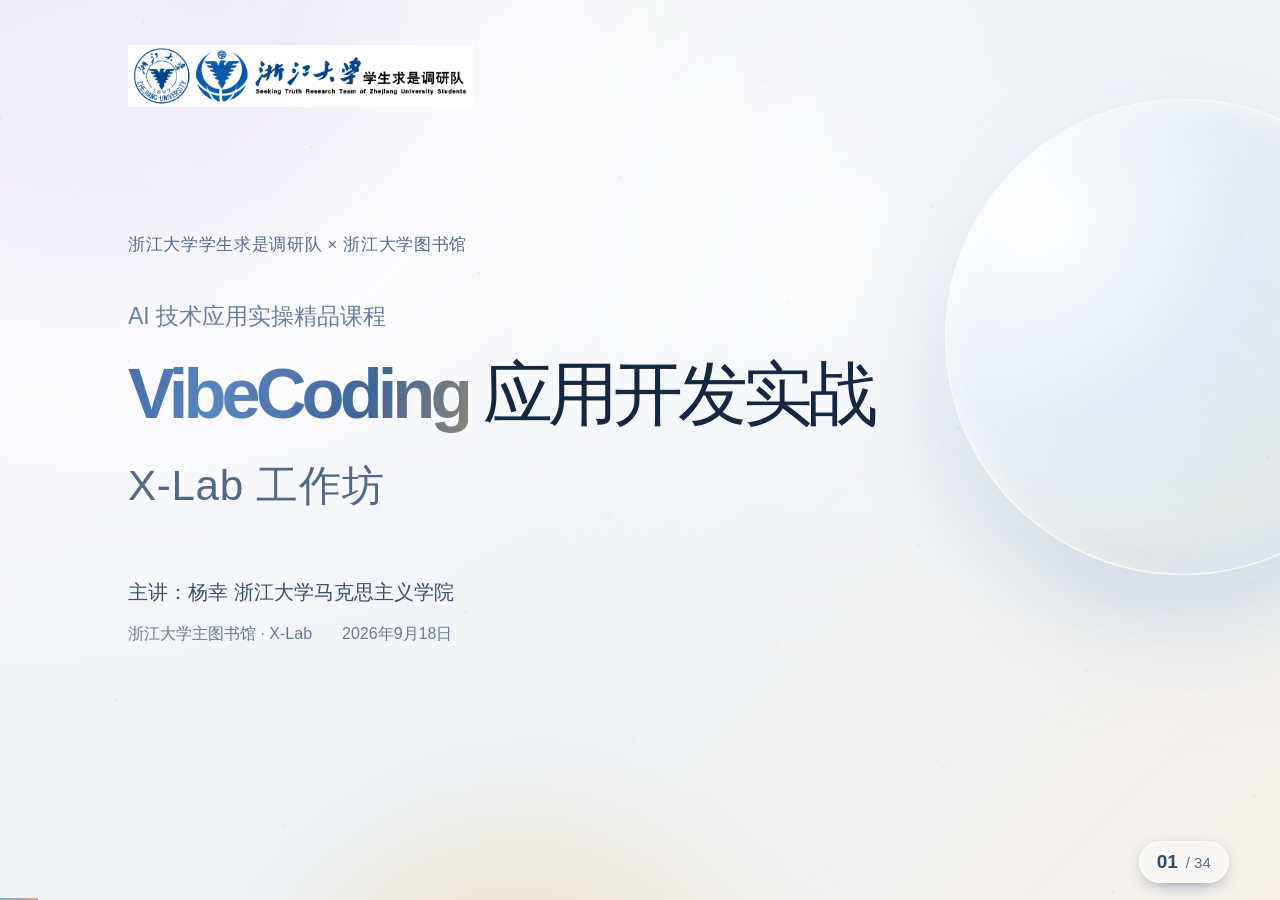
<file: index.html>
<!doctype html>
<html lang="zh-CN">
<head><meta charset="utf-8"><meta name="viewport" content="width=device-width,initial-scale=1,viewport-fit=cover"><meta name="theme-color" content="#f4f6fb"><title>VibeCoding 应用开发实战 · X-Lab 工作坊</title><link rel="stylesheet" href="styles.css?v=fairydust-1"><script src="content.js" defer></script><script src="app.js?v=fairydust-1" defer></script><script src="motion.js?v=fairydust-1" defer></script></head>
<body><div class="ambient" aria-hidden="true"><i class="orb orb-a"></i><i class="orb orb-b"></i><i class="orb orb-c"></i><div class="light"></div><div id="dust"></div></div><main id="deck" aria-label="X-Lab 工作坊课件"></main><button id="previous" class="edge previous" aria-label="上一页"><span>‹</span></button><button id="next" class="edge next" aria-label="下一页"><span>›</span></button><button id="page" class="page" aria-label="进入全屏"><b>01</b><span>/ 34</span></button><div id="progress" aria-hidden="true"></div><dialog id="game"><div class="game-bar"><select id="chapter" aria-label="选择游戏章节"></select><button id="close-game" aria-label="返回课件">返回课件 <span aria-hidden="true">×</span></button></div><iframe id="game-frame" title="教材知识消消乐" allow="fullscreen"></iframe></dialog></body></html>
</file>
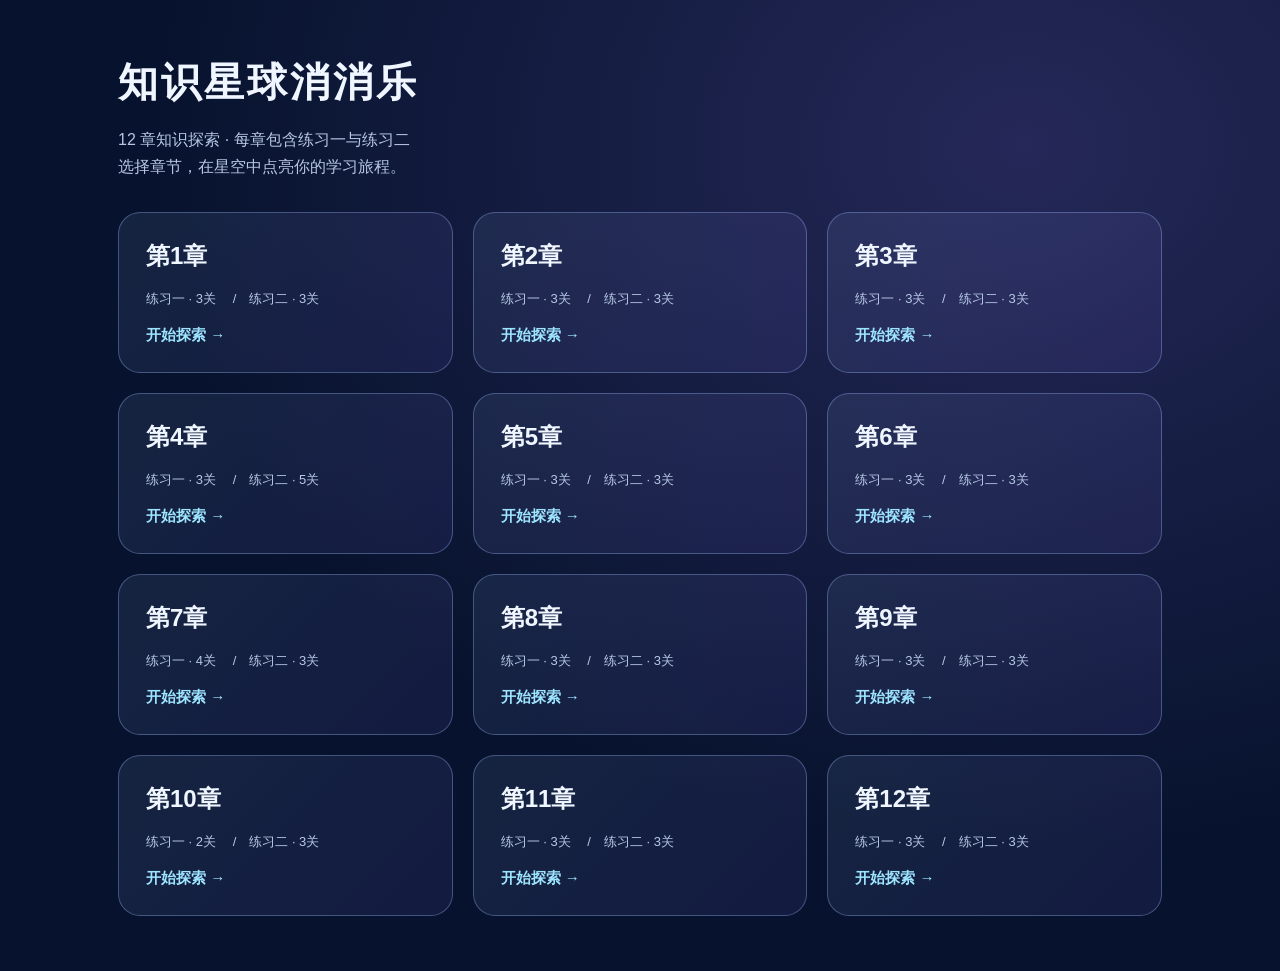
<file: games/index.html>
<!doctype html><html lang="zh-CN"><meta charset="utf-8"><meta name="viewport" content="width=device-width,initial-scale=1"><title>知识星球消消乐 · 章节导航</title><style>*{box-sizing:border-box}body{margin:0;color:#eff6ff;background:radial-gradient(ellipse at 80% 15%,#252858,transparent 60%),#07132e;font-family:"PingFang SC","Microsoft YaHei",sans-serif}main{max-width:1100px;margin:auto;padding:55px 28px}h1{font-size:40px;letter-spacing:3px;margin:0 0 12px}p{color:#b6c6e4;line-height:1.7}.grid{display:grid;grid-template-columns:repeat(3,1fr);gap:20px;margin-top:32px}a{display:flex;flex-direction:column;gap:18px;padding:27px;border-radius:22px;border:1px solid #a3c0ff55;color:inherit;text-decoration:none;background:linear-gradient(135deg,#a2c9ff18,#8569f318);transition:background .2s}a:hover{background:#719ffb30}span{font-size:24px;font-weight:700}small{color:#b8c9e7;font-size:13px}b{font-size:15px;color:#9de4ff}@media(max-width:800px){.grid{grid-template-columns:repeat(2,1fr)}}@media(max-width:500px){.grid{grid-template-columns:1fr}h1{font-size:29px}}</style><main><h1>知识星球消消乐</h1><p>12 章知识探索 · 每章包含练习一与练习二<br>选择章节，在星空中点亮你的学习旅程。</p><nav class="grid"><a href="01_第1章消消乐.html"><span>第1章</span><small>练习一 · 3关　 /　练习二 · 3关</small><b>开始探索 →</b></a><a href="02_第2章消消乐.html"><span>第2章</span><small>练习一 · 3关　 /　练习二 · 3关</small><b>开始探索 →</b></a><a href="03_第3章消消乐.html"><span>第3章</span><small>练习一 · 3关　 /　练习二 · 3关</small><b>开始探索 →</b></a><a href="04_第4章消消乐.html"><span>第4章</span><small>练习一 · 3关　 /　练习二 · 5关</small><b>开始探索 →</b></a><a href="05_第5章消消乐.html"><span>第5章</span><small>练习一 · 3关　 /　练习二 · 3关</small><b>开始探索 →</b></a><a href="06_第6章消消乐.html"><span>第6章</span><small>练习一 · 3关　 /　练习二 · 3关</small><b>开始探索 →</b></a><a href="07_第7章消消乐.html"><span>第7章</span><small>练习一 · 4关　 /　练习二 · 3关</small><b>开始探索 →</b></a><a href="08_第8章消消乐.html"><span>第8章</span><small>练习一 · 3关　 /　练习二 · 3关</small><b>开始探索 →</b></a><a href="09_第9章消消乐.html"><span>第9章</span><small>练习一 · 3关　 /　练习二 · 3关</small><b>开始探索 →</b></a><a href="10_第10章消消乐.html"><span>第10章</span><small>练习一 · 2关　 /　练习二 · 3关</small><b>开始探索 →</b></a><a href="11_第11章消消乐.html"><span>第11章</span><small>练习一 · 3关　 /　练习二 · 3关</small><b>开始探索 →</b></a><a href="12_第12章消消乐.html"><span>第12章</span><small>练习一 · 3关　 /　练习二 · 3关</small><b>开始探索 →</b></a></nav></main></html>
</file>
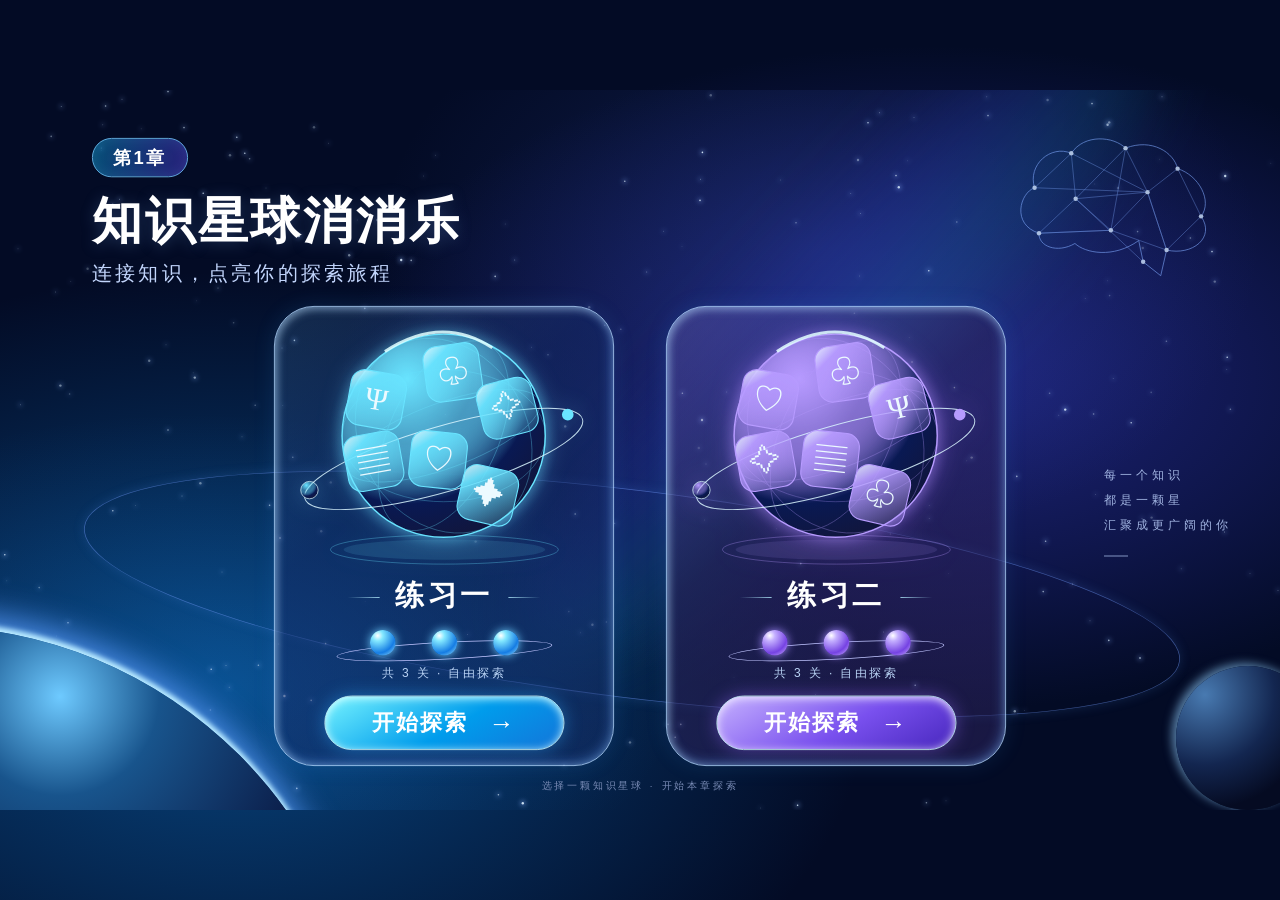
<file: games/01_第1章消消乐.html>
<!doctype html><html lang="zh-CN"><head><meta charset="utf-8"><meta name="viewport" content="width=device-width,initial-scale=1"><title>第1章 · 知识星球消消乐</title><style>
*{box-sizing:border-box}html,body{margin:0;width:100%;height:100%;overflow:hidden}body{background:#060d28;color:#fff;font-family:"PingFang SC","Microsoft YaHei",sans-serif}button{font:inherit;cursor:pointer}#home{position:absolute;inset:0;display:grid;place-items:center;background:radial-gradient(ellipse at 73% 42%,#1f2580 0,transparent 45%),radial-gradient(ellipse at 18% 77%,#07447e 0,transparent 43%),#030b25}.stage{position:absolute;left:50%;top:50%;width:1600px;height:900px;overflow:hidden;transform:translate(-50%,-50%) scale(var(--scale,1));transform-origin:center center;background:radial-gradient(ellipse at 64% 22%,#3653bd45,transparent 38%),radial-gradient(ellipse at 15% 82%,#168bed36,transparent 32%)}.stars{position:absolute;inset:0}.stars i{position:absolute;aspect-ratio:1;border-radius:50%;background:#dcefff;box-shadow:0 0 6px 1px #8db4ff}.nebula{position:absolute;width:1100px;height:300px;left:500px;top:150px;transform:rotate(-47deg);filter:blur(40px);background:linear-gradient(transparent,#293aba44,#10a9c62b,transparent);border-radius:50%}.orbit{position:absolute;border:1px solid #7198f780;border-radius:50%;width:1380px;height:260px;left:100px;top:500px;transform:rotate(7deg);box-shadow:0 0 15px #599bf72b}.earth{position:absolute;width:1100px;height:1100px;border-radius:50%;left:-640px;top:670px;background:radial-gradient(circle at 65% 8%,#6ecaff,#18548c 10%,#0c214e 25%,#050c24 45%);box-shadow:0 -6px 7px #b8ebff,0 -18px 40px #4e8feb}.moon{position:absolute;width:180px;height:180px;right:-50px;bottom:0;border-radius:50%;background:radial-gradient(circle at 20% 20%,#487ab1,#132650 43%,#050b22 70%);box-shadow:-5px -3px 12px #577fa6}.hero{position:absolute;left:115px;top:60px}.chapter{display:inline-block;padding:8px 25px;border:1px solid #74c9ff;border-radius:40px;font-size:23px;font-weight:700;letter-spacing:3px;background:linear-gradient(100deg,#0779a99c,#3a29a6a8);box-shadow:inset 0 0 16px #67c8fa25}h1{margin:18px 0 8px;font-size:62px;letter-spacing:4px;line-height:1.2;text-shadow:0 3px 18px #79aaf342}.subtitle{font-size:25px;color:#c2d5fc;letter-spacing:4px;margin:12px 0}.choices{position:absolute;left:50%;top:270px;transform:translateX(-50%);display:flex;gap:65px}.choice{position:relative;width:425px;height:575px;border:1.5px solid #b4d9ff;border-radius:50px;background:linear-gradient(140deg,#73c4ff25,#13296488 37%,#172d6875);box-shadow:inset 3px 3px 10px #c3e6ff80,inset -3px -4px 14px #69aaff5c,0 0 26px #3e9cff22;color:white;padding:0;transition:transform .2s,box-shadow .2s}.choice:hover,.choice:focus-visible{transform:translateY(-7px);box-shadow:inset 3px 3px 10px #d9f5ffad,0 0 35px #67d6ff69;outline:2px solid #d9efff;outline-offset:5px}.c1{background:linear-gradient(140deg,#b19aff35,#29205690 40%,#35296b70)}.planet{display:block;width:390px;height:326px;margin:-10px auto 0;filter:drop-shadow(0 0 14px #6bcaff65)}.c1 .planet{filter:drop-shadow(0 0 16px #a876ff75)}h2{margin:2px 0 10px;font-size:36px;letter-spacing:5px}h2:before,h2:after{content:"";display:inline-block;width:40px;height:1px;background:linear-gradient(90deg,transparent,#b2ecff);vertical-align:middle;margin:0 19px}h2:after{transform:rotate(180deg)}.level-orbit{position:relative;display:flex;justify-content:center;gap:45px;margin:18px auto 8px;width:250px}.level-orbit:before{content:"";position:absolute;inset:15px -10px -5px;border:1px solid #c0c5ff;border-radius:50%;transform:rotate(-3deg)}.level-orbit span{z-index:1;width:32px;height:32px;border-radius:50%;background:radial-gradient(circle at 30% 22%,white,#83e8ff 20%,#157ce4 65%,#a4eafa);box-shadow:0 0 12px #6dccff}.c1 .level-orbit span{background:radial-gradient(circle at 30% 22%,white,#c4afff 20%,#7542e3 65%,#d2baff);box-shadow:0 0 12px #a289ff}.count{margin:13px 0 18px;font-size:15px;color:#bad4f6;letter-spacing:3px}.cta{display:flex;align-items:center;justify-content:center;gap:26px;width:300px;height:68px;margin:auto;border-radius:40px;background:linear-gradient(150deg,#77f4ff,#009cec 55%,#1475d9);border:1.5px solid #d1fcff;box-shadow:inset 0 2px 10px #d9ffff,0 0 22px #2ea7fb75;font-size:28px;font-weight:700;letter-spacing:2px}.cta b{font-size:32px;font-weight:400}.c1 .cta{background:linear-gradient(150deg,#c6b2ff,#7950ee 55%,#4727bd);box-shadow:inset 0 2px 10px #efeaff,0 0 22px #9266fb75}.quote{position:absolute;right:60px;top:465px;color:#a0b3e0;line-height:2.1;font-size:15px;letter-spacing:5px}.quote:after{content:"";display:block;width:30px;height:1px;background:#a0b3e0;margin-top:22px}.brain{position:absolute;right:73px;top:36px;width:275px;height:220px;opacity:.8}.micro{position:absolute;bottom:21px;left:50%;transform:translateX(-50%);font-size:12px;letter-spacing:4px;color:#798bb5}#play{display:none;position:absolute;inset:0;background:#edf4ff}#play.active{display:block}.toolbar{height:48px;display:flex;align-items:center;justify-content:space-between;padding:0 24px;background:#111c42;color:#dfe9ff;font-size:14px}.toolbar button{color:#eaf3ff;background:#ffffff12;border:1px solid #879dc759;border-radius:8px;padding:6px 15px}.toolbar strong{letter-spacing:2px}iframe{display:block;width:100%;height:calc(100% - 48px);border:0}#home.hidden{display:none}@media(prefers-reduced-motion:reduce){.choice{transition:none}}
</style></head><body><main id="home"><div class="stage"><div class="nebula"></div><div class="stars"><i style="left:8.73%;top:58.38%;width:2px;opacity:0.69"></i><i style="left:17.64%;top:79.91%;width:1px;opacity:0.91"></i><i style="left:28.57%;top:84.86%;width:2px;opacity:0.29"></i><i style="left:72.65%;top:87.21%;width:3px;opacity:0.55"></i><i style="left:13.04%;top:47.06%;width:2px;opacity:0.57"></i><i style="left:22.93%;top:34.71%;width:2px;opacity:0.80"></i><i style="left:32.04%;top:23.59%;width:2px;opacity:0.62"></i><i style="left:18.21%;top:32.25%;width:2px;opacity:0.27"></i><i style="left:88.29%;top:46.08%;width:2px;opacity:0.77"></i><i style="left:90.72%;top:0.89%;width:1px;opacity:0.86"></i><i style="left:81.43%;top:69.50%;width:2px;opacity:0.64"></i><i style="left:53.26%;top:21.72%;width:1px;opacity:0.25"></i><i style="left:71.20%;top:37.67%;width:2px;opacity:0.90"></i><i style="left:60.93%;top:12.42%;width:1px;opacity:0.38"></i><i style="left:19.07%;top:20.53%;width:1px;opacity:0.26"></i><i style="left:86.58%;top:76.37%;width:2px;opacity:0.73"></i><i style="left:79.17%;top:86.16%;width:3px;opacity:0.57"></i><i style="left:38.65%;top:25.75%;width:2px;opacity:0.71"></i><i style="left:95.82%;top:38.77%;width:1px;opacity:0.50"></i><i style="left:72.54%;top:57.71%;width:1px;opacity:0.75"></i><i style="left:15.09%;top:39.27%;width:1px;opacity:0.31"></i><i style="left:86.41%;top:4.70%;width:3px;opacity:0.65"></i><i style="left:95.80%;top:36.96%;width:2px;opacity:0.86"></i><i style="left:66.41%;top:14.30%;width:1px;opacity:0.66"></i><i style="left:27.85%;top:17.98%;width:1px;opacity:0.30"></i><i style="left:74.48%;top:41.23%;width:2px;opacity:0.92"></i><i style="left:77.05%;top:0.89%;width:1px;opacity:0.61"></i><i style="left:4.75%;top:2.20%;width:1px;opacity:0.88"></i><i style="left:37.04%;top:62.61%;width:3px;opacity:0.42"></i><i style="left:28.50%;top:71.04%;width:1px;opacity:0.25"></i><i style="left:66.15%;top:57.45%;width:2px;opacity:0.43"></i><i style="left:14.31%;top:5.11%;width:2px;opacity:0.62"></i><i style="left:18.88%;top:48.11%;width:1px;opacity:0.51"></i><i style="left:34.01%;top:9.01%;width:1px;opacity:0.43"></i><i style="left:83.13%;top:44.22%;width:3px;opacity:0.87"></i><i style="left:69.47%;top:61.58%;width:2px;opacity:0.34"></i><i style="left:11.54%;top:37.45%;width:3px;opacity:0.42"></i><i style="left:86.65%;top:28.47%;width:2px;opacity:0.27"></i><i style="left:85.28%;top:1.82%;width:2px;opacity:0.67"></i><i style="left:67.14%;top:25.74%;width:1px;opacity:0.43"></i><i style="left:54.84%;top:8.53%;width:2px;opacity:0.93"></i><i style="left:53.14%;top:87.97%;width:2px;opacity:0.73"></i><i style="left:86.58%;top:4.29%;width:3px;opacity:0.46"></i><i style="left:43.98%;top:93.65%;width:2px;opacity:0.37"></i><i style="left:88.97%;top:78.81%;width:2px;opacity:0.93"></i><i style="left:3.03%;top:68.97%;width:2px;opacity:0.43"></i><i style="left:38.86%;top:97.73%;width:2px;opacity:0.71"></i><i style="left:7.88%;top:7.99%;width:1px;opacity:0.89"></i><i style="left:71.42%;top:82.52%;width:2px;opacity:0.90"></i><i style="left:19.07%;top:8.66%;width:2px;opacity:0.78"></i><i style="left:54.97%;top:59.67%;width:1px;opacity:0.58"></i><i style="left:10.58%;top:57.71%;width:1px;opacity:0.48"></i><i style="left:55.10%;top:51.90%;width:1px;opacity:0.82"></i><i style="left:35.51%;top:84.60%;width:1px;opacity:0.51"></i><i style="left:0.31%;top:64.43%;width:2px;opacity:0.84"></i><i style="left:68.11%;top:35.37%;width:2px;opacity:0.62"></i><i style="left:92.95%;top:20.48%;width:2px;opacity:0.47"></i><i style="left:0.52%;top:68.08%;width:1px;opacity:0.36"></i><i style="left:16.43%;top:80.33%;width:2px;opacity:0.72"></i><i style="left:52.11%;top:88.00%;width:2px;opacity:0.51"></i><i style="left:8.05%;top:87.07%;width:1px;opacity:0.46"></i><i style="left:90.59%;top:9.53%;width:1px;opacity:0.28"></i><i style="left:4.79%;top:88.16%;width:3px;opacity:0.91"></i><i style="left:99.79%;top:69.45%;width:1px;opacity:0.71"></i><i style="left:7.90%;top:8.36%;width:1px;opacity:0.26"></i><i style="left:92.25%;top:66.49%;width:1px;opacity:0.57"></i><i style="left:85.40%;top:44.87%;width:2px;opacity:0.47"></i><i style="left:89.87%;top:59.26%;width:3px;opacity:0.27"></i><i style="left:51.79%;top:19.53%;width:1px;opacity:0.52"></i><i style="left:48.02%;top:60.10%;width:1px;opacity:0.70"></i><i style="left:69.01%;top:75.19%;width:1px;opacity:0.88"></i><i style="left:52.66%;top:89.80%;width:2px;opacity:0.74"></i><i style="left:18.45%;top:6.42%;width:2px;opacity:0.76"></i><i style="left:19.41%;top:9.40%;width:2px;opacity:0.43"></i><i style="left:89.90%;top:41.86%;width:2px;opacity:0.25"></i><i style="left:77.13%;top:3.45%;width:2px;opacity:0.62"></i><i style="left:86.53%;top:26.44%;width:1px;opacity:0.34"></i><i style="left:99.23%;top:10.10%;width:1px;opacity:0.29"></i><i style="left:3.86%;top:83.95%;width:2px;opacity:0.27"></i><i style="left:33.88%;top:36.48%;width:1px;opacity:0.71"></i><i style="left:24.23%;top:84.71%;width:2px;opacity:0.74"></i><i style="left:96.30%;top:99.97%;width:3px;opacity:0.58"></i><i style="left:68.71%;top:3.13%;width:1px;opacity:0.92"></i><i style="left:48.72%;top:12.61%;width:2px;opacity:0.73"></i><i style="left:7.69%;top:24.86%;width:3px;opacity:0.75"></i><i style="left:31.26%;top:23.43%;width:3px;opacity:0.87"></i><i style="left:54.66%;top:12.36%;width:1px;opacity:0.86"></i><i style="left:15.58%;top:54.44%;width:3px;opacity:0.46"></i><i style="left:5.40%;top:42.09%;width:2px;opacity:0.30"></i><i style="left:15.34%;top:29.26%;width:1px;opacity:0.28"></i><i style="left:81.76%;top:1.22%;width:3px;opacity:0.30"></i><i style="left:34.43%;top:58.42%;width:3px;opacity:0.25"></i><i style="left:31.08%;top:20.49%;width:3px;opacity:0.26"></i><i style="left:85.51%;top:13.02%;width:1px;opacity:0.27"></i><i style="left:22.02%;top:35.77%;width:1px;opacity:0.53"></i><i style="left:9.29%;top:15.06%;width:1px;opacity:0.90"></i><i style="left:96.19%;top:96.54%;width:2px;opacity:0.28"></i><i style="left:40.73%;top:98.93%;width:3px;opacity:0.91"></i><i style="left:33.07%;top:11.87%;width:1px;opacity:0.36"></i><i style="left:24.98%;top:61.10%;width:3px;opacity:0.41"></i><i style="left:38.44%;top:36.02%;width:1px;opacity:0.92"></i><i style="left:74.08%;top:67.07%;width:1px;opacity:0.34"></i><i style="left:53.26%;top:42.01%;width:2px;opacity:0.67"></i><i style="left:39.42%;top:18.55%;width:1px;opacity:0.36"></i><i style="left:17.88%;top:82.88%;width:1px;opacity:0.75"></i><i style="left:44.07%;top:46.51%;width:3px;opacity:0.63"></i><i style="left:70.90%;top:9.74%;width:1px;opacity:0.36"></i><i style="left:72.58%;top:59.40%;width:1px;opacity:0.91"></i><i style="left:70.98%;top:34.35%;width:1px;opacity:0.52"></i><i style="left:94.65%;top:22.32%;width:2px;opacity:0.78"></i><i style="left:99.14%;top:89.30%;width:2px;opacity:0.89"></i><i style="left:49.12%;top:90.49%;width:3px;opacity:0.37"></i><i style="left:33.16%;top:54.62%;width:1px;opacity:0.92"></i><i style="left:95.60%;top:61.37%;width:1px;opacity:0.89"></i><i style="left:54.78%;top:45.62%;width:3px;opacity:0.92"></i><i style="left:20.97%;top:57.51%;width:2px;opacity:0.66"></i><i style="left:57.30%;top:81.57%;width:1px;opacity:0.26"></i><i style="left:21.83%;top:62.12%;width:2px;opacity:0.95"></i><i style="left:38.78%;top:54.70%;width:2px;opacity:0.72"></i><i style="left:28.42%;top:30.19%;width:2px;opacity:0.59"></i><i style="left:79.35%;top:53.55%;width:2px;opacity:0.66"></i><i style="left:45.95%;top:29.98%;width:3px;opacity:0.29"></i><i style="left:74.67%;top:18.19%;width:2px;opacity:0.39"></i><i style="left:8.77%;top:15.73%;width:2px;opacity:0.49"></i><i style="left:66.66%;top:30.91%;width:2px;opacity:0.35"></i><i style="left:99.16%;top:81.17%;width:3px;opacity:0.41"></i><i style="left:68.14%;top:42.07%;width:2px;opacity:0.41"></i><i style="left:61.89%;top:59.34%;width:2px;opacity:0.36"></i><i style="left:42.72%;top:36.63%;width:2px;opacity:0.57"></i><i style="left:20.15%;top:79.81%;width:2px;opacity:0.58"></i><i style="left:11.03%;top:5.34%;width:1px;opacity:0.37"></i><i style="left:47.32%;top:73.74%;width:2px;opacity:0.36"></i><i style="left:36.47%;top:75.60%;width:1px;opacity:0.87"></i><i style="left:21.73%;top:76.89%;width:1px;opacity:0.57"></i><i style="left:75.79%;top:50.85%;width:3px;opacity:0.65"></i><i style="left:15.13%;top:39.73%;width:3px;opacity:0.61"></i><i style="left:54.62%;top:15.22%;width:2px;opacity:0.82"></i><i style="left:47.18%;top:32.54%;width:2px;opacity:0.45"></i><i style="left:17.30%;top:66.92%;width:1px;opacity:0.48"></i><i style="left:85.10%;top:73.71%;width:1px;opacity:0.63"></i><i style="left:23.11%;top:96.90%;width:2px;opacity:0.75"></i><i style="left:16.40%;top:95.50%;width:1px;opacity:0.70"></i><i style="left:72.33%;top:98.93%;width:2px;opacity:0.51"></i><i style="left:75.92%;top:50.99%;width:1px;opacity:0.41"></i><i style="left:73.85%;top:98.63%;width:1px;opacity:0.36"></i><i style="left:55.43%;top:0.61%;width:3px;opacity:0.32"></i><i style="left:29.37%;top:17.86%;width:3px;opacity:0.28"></i><i style="left:29.20%;top:87.51%;width:2px;opacity:0.30"></i><i style="left:8.02%;top:4.77%;width:1px;opacity:0.58"></i><i style="left:97.60%;top:67.10%;width:1px;opacity:0.49"></i><i style="left:13.83%;top:90.17%;width:2px;opacity:0.70"></i><i style="left:34.56%;top:51.76%;width:1px;opacity:0.84"></i><i style="left:67.21%;top:17.12%;width:1px;opacity:0.74"></i><i style="left:5.50%;top:26.61%;width:1px;opacity:0.35"></i><i style="left:1.57%;top:43.68%;width:1px;opacity:0.70"></i><i style="left:4.34%;top:27.98%;width:1px;opacity:0.54"></i><i style="left:62.49%;top:65.67%;width:2px;opacity:0.90"></i><i style="left:62.52%;top:60.44%;width:2px;opacity:0.73"></i><i style="left:84.77%;top:28.85%;width:1px;opacity:0.42"></i><i style="left:54.49%;top:49.57%;width:3px;opacity:0.29"></i><i style="left:62.25%;top:99.19%;width:2px;opacity:0.92"></i><i style="left:4.35%;top:75.77%;width:1px;opacity:0.38"></i><i style="left:56.78%;top:41.92%;width:1px;opacity:0.67"></i><i style="left:79.98%;top:86.14%;width:1px;opacity:0.34"></i><i style="left:67.72%;top:4.48%;width:2px;opacity:0.78"></i><i style="left:23.23%;top:20.06%;width:3px;opacity:0.74"></i><i style="left:70.12%;top:13.29%;width:3px;opacity:0.85"></i><i style="left:17.90%;top:8.92%;width:3px;opacity:0.35"></i><i style="left:83.74%;top:68.58%;width:1px;opacity:0.79"></i><i style="left:46.21%;top:74.12%;width:3px;opacity:0.51"></i><i style="left:25.73%;top:54.28%;width:3px;opacity:0.32"></i><i style="left:22.06%;top:43.75%;width:1px;opacity:0.40"></i><i style="left:19.87%;top:43.72%;width:2px;opacity:0.35"></i><i style="left:72.49%;top:25.01%;width:2px;opacity:0.86"></i><i style="left:71.35%;top:3.75%;width:1px;opacity:0.70"></i><i style="left:4.63%;top:40.88%;width:3px;opacity:0.51"></i><i style="left:25.65%;top:7.37%;width:1px;opacity:0.43"></i><i style="left:96.07%;top:44.21%;width:2px;opacity:0.44"></i><i style="left:50.49%;top:25.27%;width:1px;opacity:0.74"></i><i style="left:75.48%;top:51.43%;width:1px;opacity:0.68"></i><i style="left:59.35%;top:99.72%;width:1px;opacity:0.34"></i><i style="left:6.72%;top:24.66%;width:3px;opacity:0.28"></i><i style="left:94.80%;top:26.43%;width:3px;opacity:0.38"></i><i style="left:67.65%;top:89.67%;width:2px;opacity:0.52"></i><i style="left:5.24%;top:73.84%;width:2px;opacity:0.67"></i><i style="left:13.09%;top:0.07%;width:2px;opacity:0.63"></i><i style="left:91.05%;top:34.83%;width:2px;opacity:0.39"></i><i style="left:41.50%;top:35.69%;width:1px;opacity:0.76"></i><i style="left:22.82%;top:50.86%;width:2px;opacity:0.56"></i><i style="left:86.92%;top:40.03%;width:1px;opacity:0.53"></i><i style="left:12.94%;top:35.28%;width:1px;opacity:0.46"></i><i style="left:40.20%;top:23.50%;width:1px;opacity:0.75"></i><i style="left:1.35%;top:22.03%;width:1px;opacity:0.45"></i><i style="left:0.37%;top:82.75%;width:1px;opacity:0.63"></i><i style="left:25.39%;top:76.74%;width:2px;opacity:0.83"></i><i style="left:85.55%;top:56.08%;width:1px;opacity:0.47"></i><i style="left:26.81%;top:44.64%;width:3px;opacity:0.35"></i><i style="left:95.61%;top:11.76%;width:3px;opacity:0.87"></i><i style="left:87.26%;top:13.39%;width:3px;opacity:0.25"></i><i style="left:34.73%;top:44.98%;width:1px;opacity:0.68"></i><i style="left:3.91%;top:6.37%;width:2px;opacity:0.44"></i><i style="left:44.86%;top:58.80%;width:2px;opacity:0.90"></i><i style="left:1.31%;top:95.96%;width:1px;opacity:0.66"></i><i style="left:44.36%;top:72.31%;width:2px;opacity:0.33"></i><i style="left:81.92%;top:41.98%;width:2px;opacity:0.36"></i><i style="left:8.62%;top:94.35%;width:2px;opacity:0.82"></i><i style="left:45.30%;top:75.34%;width:1px;opacity:0.63"></i><i style="left:14.18%;top:56.34%;width:1px;opacity:0.69"></i><i style="left:88.83%;top:19.59%;width:2px;opacity:0.41"></i><i style="left:71.43%;top:89.46%;width:1px;opacity:0.88"></i><i style="left:9.48%;top:1.21%;width:1px;opacity:0.72"></i><i style="left:60.63%;top:60.85%;width:1px;opacity:0.58"></i><i style="left:22.14%;top:84.05%;width:3px;opacity:0.87"></i><i style="left:15.81%;top:14.18%;width:2px;opacity:0.76"></i><i style="left:82.69%;top:45.16%;width:1px;opacity:0.51"></i><i style="left:66.91%;top:9.54%;width:3px;opacity:0.44"></i><i style="left:20.77%;top:13.55%;width:1px;opacity:0.35"></i><i style="left:17.03%;top:27.46%;width:1px;opacity:0.74"></i><i style="left:8.18%;top:2.10%;width:2px;opacity:0.65"></i><i style="left:1.09%;top:93.33%;width:1px;opacity:0.52"></i><i style="left:24.44%;top:5.00%;width:3px;opacity:0.31"></i><i style="left:89.17%;top:59.49%;width:1px;opacity:0.65"></i><i style="left:81.61%;top:62.50%;width:2px;opacity:0.66"></i><i style="left:63.69%;top:83.88%;width:1px;opacity:0.56"></i><i style="left:27.19%;top:22.74%;width:3px;opacity:0.50"></i><i style="left:16.39%;top:86.01%;width:2px;opacity:0.40"></i><i style="left:69.95%;top:11.80%;width:2px;opacity:0.71"></i><i style="left:62.12%;top:18.37%;width:2px;opacity:0.42"></i><i style="left:48.44%;top:33.10%;width:2px;opacity:0.29"></i><i style="left:89.18%;top:21.74%;width:3px;opacity:0.25"></i></div><div class="orbit"></div><div class="earth"></div><div class="moon"></div><svg class="brain" viewBox="0 0 300 220" aria-hidden="true"><defs><filter id="b"><feGaussianBlur stdDeviation="2"/></filter></defs><g stroke="#81aaff" fill="none"><path d="M51 146C13 134 25 91 45 84C35 53 67 25 95 37C113 10 153 14 169 30C205 16 235 36 240 58C269 67 288 102 272 123C292 152 260 177 225 169L217 204L193 185L187 156C152 181 114 173 100 160C76 174 50 164 51 146Z"/><path d="M45 84L95 37L101 99L51 146L149 142L169 30L199 90L240 58L272 123L225 169L199 90L149 142L101 99L193 185M95 37L199 90L101 99L169 30M45 84L199 90L225 169L149 142L51 146" opacity=".6"/></g><g fill="#d1e5ff"><circle cx="45" cy="84" r="3"/><circle cx="95" cy="37" r="3"/><circle cx="101" cy="99" r="3"/><circle cx="51" cy="146" r="3"/><circle cx="149" cy="142" r="3"/><circle cx="169" cy="30" r="3"/><circle cx="199" cy="90" r="3"/><circle cx="240" cy="58" r="3"/><circle cx="272" cy="123" r="3"/><circle cx="225" cy="169" r="3"/><circle cx="193" cy="185" r="3"/></g></svg><header class="hero"><span class="chapter">第1章</span><h1>知识星球消消乐</h1><p class="subtitle">连接知识，点亮你的探索旅程</p></header><section class="choices" aria-label="选择练习"><button class="choice c0" data-practice="0" aria-label="练习一，共3关，开始探索"><svg class="planet" viewBox="0 0 430 350" aria-hidden="true"><defs><radialGradient id="sphere#69e4ff" cx="32%" cy="22%" r="80%"><stop stop-color="#69e4ff"/><stop offset=".4" stop-color="#69e4ff" stop-opacity=".32"/><stop offset=".77" stop-color="#091953"/><stop offset="1" stop-color="#10163f"/></radialGradient><linearGradient id="tile#69e4ff" x2=".8" y2="1"><stop stop-color="#eefbff" stop-opacity=".86"/><stop offset=".26" stop-color="#69e4ff" stop-opacity=".93"/><stop offset="1" stop-color="#69e4ff" stop-opacity=".22"/></linearGradient><filter id="glow#69e4ff"><feGaussianBlur stdDeviation="7"/></filter></defs><ellipse cx="215" cy="320" rx="157" ry="20" fill="none" stroke="#69e4ff" opacity=".45"/><ellipse cx="215" cy="320" rx="139" ry="14" fill="#69e4ff" opacity=".12"/><circle cx="214" cy="163" r="145" fill="#69e4ff" opacity=".28" filter="url(#glow#69e4ff)"/><circle cx="214" cy="163" r="140" fill="url(#sphere#69e4ff)" stroke="#69e4ff" stroke-width="2"/><g fill="none" stroke="#69e4ff" opacity=".4"><ellipse cx="214" cy="163" rx="75" ry="140" transform="rotate(25 214 163)"/><ellipse cx="214" cy="163" rx="115" ry="140" transform="rotate(-30 214 163)"/><ellipse cx="214" cy="163" rx="140" ry="45" transform="rotate(-20 214 163)"/><ellipse cx="214" cy="163" rx="140" ry="91"/></g><ellipse cx="214" cy="195" rx="199" ry="45" transform="rotate(-16 214 195)" fill="none" stroke="#dbf7ff" stroke-width="1.3" opacity=".85"/><g transform="translate(90 69) rotate(10)"><rect width="77" height="77" rx="19" fill="url(#tile#69e4ff)" stroke="#69e4ff" stroke-width="1.5"/><text x="38.5" y="52" text-anchor="middle" font-size="43" fill="#ecfaff" font-family="Georgia">Ψ</text></g><g transform="translate(183 43) rotate(-8)"><rect width="77" height="77" rx="19" fill="url(#tile#69e4ff)" stroke="#69e4ff" stroke-width="1.5"/><text x="38.5" y="52" text-anchor="middle" font-size="43" fill="#ecfaff" font-family="Georgia">♧</text></g><g transform="translate(255 97) rotate(-14)"><rect width="77" height="77" rx="19" fill="url(#tile#69e4ff)" stroke="#69e4ff" stroke-width="1.5"/><text x="38.5" y="52" text-anchor="middle" font-size="43" fill="#ecfaff" font-family="Georgia">✧</text></g><g transform="translate(73 167) rotate(-10)"><rect width="77" height="77" rx="19" fill="url(#tile#69e4ff)" stroke="#69e4ff" stroke-width="1.5"/><text x="38.5" y="52" text-anchor="middle" font-size="43" fill="#ecfaff" font-family="Georgia">▤</text></g><g transform="translate(172 154) rotate(6)"><rect width="77" height="77" rx="19" fill="url(#tile#69e4ff)" stroke="#69e4ff" stroke-width="1.5"/><text x="38.5" y="52" text-anchor="middle" font-size="43" fill="#ecfaff" font-family="Georgia">♡</text></g><g transform="translate(246 199) rotate(13)"><rect width="77" height="77" rx="19" fill="url(#tile#69e4ff)" stroke="#69e4ff" stroke-width="1.5"/><text x="38.5" y="52" text-anchor="middle" font-size="43" fill="#ecfaff" font-family="Georgia">✦</text></g><circle cx="29" cy="238" r="12" fill="url(#sphere#69e4ff)" stroke="#ddfaff"/><circle cx="385" cy="134" r="8" fill="#69e4ff"/><path d="M133 47Q211 -4 281 42" fill="none" stroke="#e2ffff" stroke-width="4" opacity=".85"/></svg><h2>练习一</h2><div class="level-orbit"><span></span><span></span><span></span></div><p class="count">共 3 关 · 自由探索</p><div class="cta">开始探索 <b>→</b></div></button><button class="choice c1" data-practice="1" aria-label="练习二，共3关，开始探索"><svg class="planet" viewBox="0 0 430 350" aria-hidden="true"><defs><radialGradient id="sphere#b79bff" cx="32%" cy="22%" r="80%"><stop stop-color="#b79bff"/><stop offset=".4" stop-color="#b79bff" stop-opacity=".32"/><stop offset=".77" stop-color="#091953"/><stop offset="1" stop-color="#10163f"/></radialGradient><linearGradient id="tile#b79bff" x2=".8" y2="1"><stop stop-color="#eefbff" stop-opacity=".86"/><stop offset=".26" stop-color="#b79bff" stop-opacity=".93"/><stop offset="1" stop-color="#b79bff" stop-opacity=".22"/></linearGradient><filter id="glow#b79bff"><feGaussianBlur stdDeviation="7"/></filter></defs><ellipse cx="215" cy="320" rx="157" ry="20" fill="none" stroke="#b79bff" opacity=".45"/><ellipse cx="215" cy="320" rx="139" ry="14" fill="#b79bff" opacity=".12"/><circle cx="214" cy="163" r="145" fill="#b79bff" opacity=".28" filter="url(#glow#b79bff)"/><circle cx="214" cy="163" r="140" fill="url(#sphere#b79bff)" stroke="#b79bff" stroke-width="2"/><g fill="none" stroke="#b79bff" opacity=".4"><ellipse cx="214" cy="163" rx="75" ry="140" transform="rotate(25 214 163)"/><ellipse cx="214" cy="163" rx="115" ry="140" transform="rotate(-30 214 163)"/><ellipse cx="214" cy="163" rx="140" ry="45" transform="rotate(-20 214 163)"/><ellipse cx="214" cy="163" rx="140" ry="91"/></g><ellipse cx="214" cy="195" rx="199" ry="45" transform="rotate(-16 214 195)" fill="none" stroke="#dbf7ff" stroke-width="1.3" opacity=".85"/><g transform="translate(90 69) rotate(10)"><rect width="77" height="77" rx="19" fill="url(#tile#b79bff)" stroke="#b79bff" stroke-width="1.5"/><text x="38.5" y="52" text-anchor="middle" font-size="43" fill="#ecfaff" font-family="Georgia">♡</text></g><g transform="translate(183 43) rotate(-8)"><rect width="77" height="77" rx="19" fill="url(#tile#b79bff)" stroke="#b79bff" stroke-width="1.5"/><text x="38.5" y="52" text-anchor="middle" font-size="43" fill="#ecfaff" font-family="Georgia">♧</text></g><g transform="translate(255 97) rotate(-14)"><rect width="77" height="77" rx="19" fill="url(#tile#b79bff)" stroke="#b79bff" stroke-width="1.5"/><text x="38.5" y="52" text-anchor="middle" font-size="43" fill="#ecfaff" font-family="Georgia">Ψ</text></g><g transform="translate(73 167) rotate(-10)"><rect width="77" height="77" rx="19" fill="url(#tile#b79bff)" stroke="#b79bff" stroke-width="1.5"/><text x="38.5" y="52" text-anchor="middle" font-size="43" fill="#ecfaff" font-family="Georgia">✧</text></g><g transform="translate(172 154) rotate(6)"><rect width="77" height="77" rx="19" fill="url(#tile#b79bff)" stroke="#b79bff" stroke-width="1.5"/><text x="38.5" y="52" text-anchor="middle" font-size="43" fill="#ecfaff" font-family="Georgia">▤</text></g><g transform="translate(246 199) rotate(13)"><rect width="77" height="77" rx="19" fill="url(#tile#b79bff)" stroke="#b79bff" stroke-width="1.5"/><text x="38.5" y="52" text-anchor="middle" font-size="43" fill="#ecfaff" font-family="Georgia">♧</text></g><circle cx="29" cy="238" r="12" fill="url(#sphere#b79bff)" stroke="#ddfaff"/><circle cx="385" cy="134" r="8" fill="#b79bff"/><path d="M133 47Q211 -4 281 42" fill="none" stroke="#e2ffff" stroke-width="4" opacity=".85"/></svg><h2>练习二</h2><div class="level-orbit"><span></span><span></span><span></span></div><p class="count">共 3 关 · 自由探索</p><div class="cta">开始探索 <b>→</b></div></button></section><aside class="quote">每一个知识<br>都是一颗星<br>汇聚成更广阔的你</aside><div class="micro">选择一颗知识星球 · 开始本章探索</div></div></main><section id="play"><nav class="toolbar"><button id="back">← 返回练习选择</button><strong id="current"></strong><span>知识星球消消乐</span></nav><iframe id="game" title="消消乐游戏" sandbox="allow-scripts allow-same-origin"></iframe></section><script>
const SOURCES=["[base64]/[base64]/[base64]/[base64]/[base64]/[base64]/h+eoiyJdLCBbIuS4quaAp+W/g+eQhueJueW+geWMheaLrCIsICLmsJTotKgiLCAi5oCn5qC8Il0sIFsi5aSn5a2m55Sf5oOF57uq5Y+R5bGV55qE54m554K55YyF5ousIiwgIuazouWKqOaApyIsICLkuKTnuqfmgKciXSwgWyLlpKflrabnlJ/mhI/[base64]/lv4PnkIblgaXlurfmoIflh4bljIXlkKsiLCAi5ZCI55CG55qE6Ieq5oiR6K6k55+lIiwgIuenr+aegeeos+WumueahOaDhee7qiJdLCBbIuW/g+eQhuWBpeW6t+eahOmHjeimgeaApyIsICLlv4PnkIblgaXlurfmmK/[base64]/g+eQhuiwg+iKgiJdLCBbIuW/g+eQhuWBpeW6t+WkluWcqOW9seWTjeWboOe0oOWMheaLrCIsICLnpL7kvJrlm6DntKAiLCAi5a625bqt5Zug57SgIl0sIFsi5b+D55CG5ZKo6K+i55qE6YCU5b6E5YyF5ZCrIiwgIuS4quWIq+WSqOivouWSjOWbouS9k+WSqOivoiIsICLnur/kuIvlkqjor6LlkoznvZHnu5zlkqjor6IiXSwgWyLkuKrmgKfnvLrpmbciLCAi6L+H5bqm6Ieq5Y2R44CB5YaF5ZCRIiwgIuiHquaIkeS4reW/g+OAgeiHquS7peS4uuaYryJdLCBbIuiCsuW/[base64]/[base64]/kuIvjgIIiXQogICAgXTsKCiAgICBjb25zdCBXUk9OR19GRUVEQkFDSyA9IFsKICAgICAgWyLlt67kuIDngrkiLCAi5o2i5LiA5byg5YaN6K+V6K+V44CCIl0sCiAgICAgIFsi5YaN6KeC5a+fIiwgIummluivjeWNoeWSjOWMuemFjeWNoei/mOayoeWvueS4iuOAgiJdLAogICAgICBbIuWIq+aApSIsICLov5nkuIDnu4Tph4zmt7flhaXkuobliKvnmoTljLnphY3ljaHjgIIiXSwKICAgICAgWyLlho3mnaXvvIEiLCAi6YeN5paw5om+5ZCM5LiA57uE57q/[base64]/Lm9mZnNldFdpZHRoOwogICAgICByZWZzLnRvb2xIYW1tZXI/LmNsYXNzTGlzdC5hZGQoInJld2FyZC1wdWxzZSIpOwogICAgICB3aW5kb3cuc2V0VGltZW91dCgoKSA9PiByZWZzLnRvb2xIYW1tZXI/[base64]/[base64]/[base64]/[base64]/[base64]/[base64]/[base64]/[base64]/ICJjYXJkLXRleHQteHhsb25nIgogICAgICAgIDogdGV4dC5sZW5ndGggPj0gMTQKICAgICAgICAgID8gImNhcmQtdGV4dC14bG9uZyIKICAgICAgICAgIDogdGV4dC5sZW5ndGggPj0gOQogICAgICAgICAgICA/[base64]/[base64]/LmNsYXNzTGlzdC5yZW1vdmUoInNlbGVjdGVkIiwgIndyb25nIikpOwogICAgICBzdGF0ZS5zZWxlY3RlZCA9IFtdOwogICAgfQoKICAgIGZ1bmN0aW9uIHJlZ2lzdGVyV3JvbmdBdHRlbXB0KGNhcmRzVG9NYXJrLCB0aXRsZSA9ICLkuI3mmK/ov5nkuIDnu4QiLCB0ZXh0ID0gIui/[base64]/mraXnlJ/[base64]/[base64]/[base64]/[base64]/[base64]/[base64]/[base64]/[base64]/[base64]/[base64]/[base64]/[base64]/[base64]/measoeivr+mAieS4jeiuoemUme+8jOi/nua2iOi/mOWcqOOAgiIsICLlrojkvY/[base64]/[base64]/[base64]/[base64]/og73lkozpgILlupTog73lipvlh4/pgIAiOiBbIuWKn+iDveWSjOmAguW6lCIsICLog73lipvlh4/pgIAiXX0sICIxIjogeyLkuKrmgKflv4PnkIbnibnlvoHljIXmi6wiOiBbIuS4quaAp+W/[base64]/mhI/lv5flj5HlsZUiLCAi55qE54m554K5Il0sICLlpKflrabnlJ/[base64]/lv4PnkIblgaXlurfmoIflh4bljIXlkKsiOiBbIuWkp+WtpueUn+W/g+eQhuWBpeW6tyIsICLmoIflh4bljIXlkKsiXSwgIuW/g+eQhuWBpeW6t+eahOmHjeimgeaApyI6IFsi5b+D55CG5YGl5bq355qEIiwgIumHjeimgeaApyJdLCAi5b+D55CG5YGl5bq35piv6Ieq6Lqr5Y+R5bGV55qE5Z+656GAIjogWyLlv4PnkIblgaXlurfmmK/oh6rouqsiLCAi5Y+R5bGV55qE5Z+656GAIl0sICLlv4PnkIblgaXlurfmmK/lubjnpo/nlJ/mtLvnmoTkv53pmpwiOiBbIuW/g+eQhuWBpeW6t+aYryIsICLlubjnpo/nlJ/mtLvnmoTkv53pmpwiXSwgIuW9seWTjeW/[base64]/or4YiOiBbIuWinuW8uuW/g+eQhuWBpeW6tyIsICLmhI/or4YiXSwgIuWunuaWveacieaViOW/g+eQhuiwg+iKgiI6IFsi5a6e5pa95pyJ5pWIIiwgIuW/g+eQhuiwg+iKgiJdLCAi5b+D55CG5YGl5bq35aSW5Zyo5b2x5ZON5Zug57Sg5YyF5ousIjogWyLlv4PnkIblgaXlurflpJblnKgiLCAi5b2x5ZON5Zug57Sg5YyF5ousIl0sICLlv4PnkIblkqjor6LnmoTpgJTlvoTljIXlkKsiOiBbIuW/g+eQhuWSqOivoueahCIsICLpgJTlvoTljIXlkKsiXSwgIuS4quWIq+WSqOivouWSjOWbouS9k+WSqOivoiI6IFsi5Liq5Yir5ZKo6K+i5ZKMIiwgIuWbouS9k+WSqOivoiJdLCAi57q/5LiL5ZKo6K+i5ZKM572R57uc5ZKo6K+iIjogWyLnur/kuIvlkqjor6LlkowiLCAi572R57uc5ZKo6K+iIl0sICLov4fluqboh6rljZHjgIHlhoXlkJEiOiBbIui/h+W6puiHquWNkeOAgSIsICLlhoXlkJEiXSwgIuiHquaIkeS4reW/[base64]/g+eQhuWBpeW6t+acieWIqeS6jiIsICLlv4PngbXpq5jlsJoiXSwgIuato+ehruS6uueUn+inguS7t+WAvOinguacieWIqeS6juW/[base64]/[base64]/[base64]/[base64]", "[base64]/[base64]/[base64]/[base64]/[base64]/g+eQhuWPkeWxleeJueeCuSIsICLkuI3lubPooaHmgKciLCAi5Liq5L2T5beu5byC5oCnIl0sCiAgICAgICAgICAgIFsi5pyJ5pWI5b+D55CG6LCD6IqCIiwgIuiHquaIkeiwg+iKgiIsICLlr7vmsYLmlK/mjIEiXSwKICAgICAgICAgICAgWyLnp6/[base64]/mhI/lv5fnibnngrkiLCAi6Ieq6KeJ5oCn5LiO5oOw5oCn5bm25a2YIiwgIueLrOeri+aAp+S4juS+nei1luaAp+W5tuWtmCJdLAogICAgICAgICAgICBbIuW/[base64]/mjIHns7vnu58iLCAi5a625bqtIiwgIuWQjOWtpuaci+WPiyJdLAogICAgICAgICAgICBbIuW/[base64]/nkIblgaXlurciLCAi5b+D55CG5YGl5bq3IiwgIuekvuS8mumAguW6lCJdLAogICAgICAgICAgICBbIuiupOivhui/h+eoi+WMheaLrCIsICLmhJ/op4kiLCAi55+l6KeJIiwgIuaAnee7tCJdLAogICAgICAgICAgICBbIuaDheaEn+S4juaEj+W/l+i/h+eoi+WMheaLrCIsICLmg4Xnu6oiLCAi5oOF5oSfIiwgIuaEj+W/lyJdLAogICAgICAgICAgICBbIuS4quaAp+WAvuWQkeaAp+WMheaLrCIsICLpnIDopoEiLCAi5Yqo5py6IiwgIuS7t+WAvOingiJdLAogICAgICAgICAgICBbIuS4quaAp+W/[base64]/[base64]/[base64]/meS4gOe7hOWNoeeJh+WvueS4iuS6huOAgiJdLAogICAgICBbIueos++8gSIsICLnn6Xor4bngrnmiJDlip/ov57otbfmnaXkuobjgIIiXSwKICAgICAgWyJOaWNl77yBIiwgIui/[base64]/meS4gOe7hOmHjOa3t+WFpeS6huWIq+eahOWMuemFjeWNoeOAgiJdLAogICAgICBbIuWGjeadpe+8gSIsICLph43mlrDmib7lkIzkuIDnu4Tnur/[base64]/LmdldEJvdW5kaW5nQ2xpZW50UmVjdCgpOwogICAgICBjb25zdCBzaGVsbCA9IGRvY3VtZW50LnF1ZXJ5U2VsZWN0b3IoIi5hcHAtc2hlbGwiKS5nZXRCb3VuZGluZ0NsaWVudFJlY3QoKTsKICAgICAgY29uc3QgeCA9IHRhcmdldCA/[base64]/[base64]/mnKjmp4zooaXnu5kiLCAi6L+e57ut54K56ZSZIDEwIOasoe+8jOmAgeS9oOS4gOaKiuWwj+acqOanjOOAgiIsICLlsI/[base64]/[base64]/[base64]/[base64]/[base64]/[base64]/[base64]/or4Y8YnI+5YyF5ousIl0sCiAgICAgIFsi6K6k6K+G6L+H56iL5YyF5ousIiwgIuiupOivhui/h+eoizxicj7ljIXmi6wiXSwKICAgICAgWyLmhI/lv5flk4HotKjljIXmi6wiLCAi5oSP5b+X5ZOB6LSoPGJyPuWMheaLrCJdLAogICAgICBbIuaDheaEn+S4juaEj+W/l+i/h+eoi+WMheaLrCIsICLmg4XmhJ/kuI7mhI/[base64]/[base64]/g+eQhuWPkeWxleinhOW+iyIsICLlv4PnkIblj5HlsZU8YnI+6KeE5b6LIl0sCiAgICAgIFsi5b+D55CG5Y+R5bGV54m554K5IiwgIuW/g+eQhuWPkeWxlTxicj7nibnngrkiXSwKICAgICAgWyLmnInmlYjlv4PnkIbosIPoioIiLCAi5pyJ5pWI5b+D55CGPGJyPuiwg+iKgiJdLAogICAgICBbIuenr+aegeW/g+eQhuWTgei0qCIsICLnp6/mnoHlv4PnkIY8YnI+5ZOB6LSoIl0sCiAgICAgIFsi5b+D55CG5YGl5bq357u05oqkIiwgIuW/g+eQhuWBpeW6tzxicj7nu7TmiqQiXSwKICAgICAgWyLlv4PnkIbpl67popjnsbvlnosiLCAi5b+D55CG6Zeu6aKYPGJyPuexu+WeiyJdLAogICAgICBbIuekvuS8muaUr+aMgeezu+e7nyIsICLnpL7kvJrmlK/mjIE8YnI+57O757ufIl0sCiAgICAgIFsi6L6p6K+B5oCd57u05Y+R5bGVIiwgIui+qeivgeaAnee7tDxicj7lj5HlsZUiXSwKICAgICAgWyLmir3osaHmgJ3nu7Tmj5Dpq5giLCAi5oq96LGh5oCd57u0PGJyPuaPkOmrmCJdLAogICAgICBbIuW/g+eQhuWPkeWxlemXrumimCIsICLlv4PnkIblj5HlsZU8YnI+6Zeu6aKYIl0sCiAgICAgIFsi5b+D55CG5Zuw5omw6Zeu6aKYIiwgIuW/[base64]/orqTnn6U8YnI+54m554K5Il0sCiAgICAgIFsi5aSn5a2m55Sf5oOF57uq54m554K5IiwgIuWkp+WtpueUn+aDhee7qjxicj7nibnngrkiXSwKICAgICAgWyLlpKflrabnlJ/mhI/[base64]/[base64]/[base64]/[base64]/measoeivr+mAieS4jeiuoemUme+8jOi/nua2iOi/mOWcqOOAgiIsICLlrojkvY/[base64]/[base64]/[base64]/[base64]/[base64]/[base64]/mnKjmp4zkvJrmsr/[base64]/[base64]/[base64]/mraXlkK/[base64]/[base64]/[base64]/[base64]/[base64]/[base64]"];const game=document.getElementById('game');function resize(){document.documentElement.style.setProperty('--scale',Math.min(innerWidth/1600,innerHeight/900))}addEventListener('resize',resize);resize();document.querySelectorAll('[data-practice]').forEach(button=>button.addEventListener('click',()=>{const i=Number(button.dataset.practice);const source=new TextDecoder().decode(Uint8Array.from(atob(SOURCES[i]),c=>c.charCodeAt(0)));game.srcdoc=source.replace('</body>','<script>startChapter(0);<'+ '/script></body>');document.getElementById('current').textContent='第1章 · 练习'+['一','二'][i];document.getElementById('home').classList.add('hidden');document.getElementById('play').classList.add('active')}));document.getElementById('back').onclick=()=>{document.getElementById('play').classList.remove('active');document.getElementById('home').classList.remove('hidden');game.srcdoc='';};
</script></body></html>
</file>
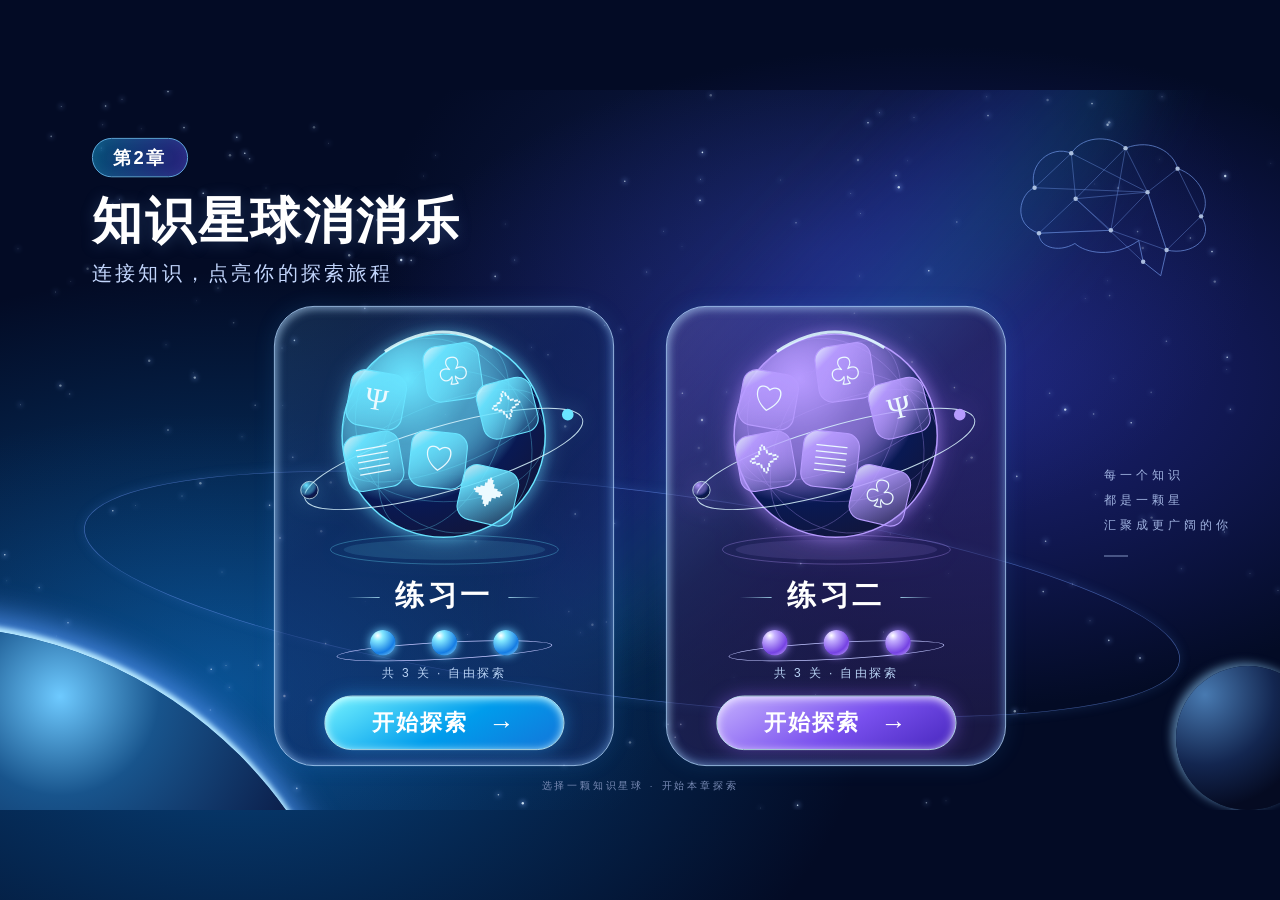
<file: games/02_第2章消消乐.html>
<!doctype html><html lang="zh-CN"><head><meta charset="utf-8"><meta name="viewport" content="width=device-width,initial-scale=1"><title>第2章 · 知识星球消消乐</title><style>
*{box-sizing:border-box}html,body{margin:0;width:100%;height:100%;overflow:hidden}body{background:#060d28;color:#fff;font-family:"PingFang SC","Microsoft YaHei",sans-serif}button{font:inherit;cursor:pointer}#home{position:absolute;inset:0;display:grid;place-items:center;background:radial-gradient(ellipse at 73% 42%,#1f2580 0,transparent 45%),radial-gradient(ellipse at 18% 77%,#07447e 0,transparent 43%),#030b25}.stage{position:absolute;left:50%;top:50%;width:1600px;height:900px;overflow:hidden;transform:translate(-50%,-50%) scale(var(--scale,1));transform-origin:center center;background:radial-gradient(ellipse at 64% 22%,#3653bd45,transparent 38%),radial-gradient(ellipse at 15% 82%,#168bed36,transparent 32%)}.stars{position:absolute;inset:0}.stars i{position:absolute;aspect-ratio:1;border-radius:50%;background:#dcefff;box-shadow:0 0 6px 1px #8db4ff}.nebula{position:absolute;width:1100px;height:300px;left:500px;top:150px;transform:rotate(-47deg);filter:blur(40px);background:linear-gradient(transparent,#293aba44,#10a9c62b,transparent);border-radius:50%}.orbit{position:absolute;border:1px solid #7198f780;border-radius:50%;width:1380px;height:260px;left:100px;top:500px;transform:rotate(7deg);box-shadow:0 0 15px #599bf72b}.earth{position:absolute;width:1100px;height:1100px;border-radius:50%;left:-640px;top:670px;background:radial-gradient(circle at 65% 8%,#6ecaff,#18548c 10%,#0c214e 25%,#050c24 45%);box-shadow:0 -6px 7px #b8ebff,0 -18px 40px #4e8feb}.moon{position:absolute;width:180px;height:180px;right:-50px;bottom:0;border-radius:50%;background:radial-gradient(circle at 20% 20%,#487ab1,#132650 43%,#050b22 70%);box-shadow:-5px -3px 12px #577fa6}.hero{position:absolute;left:115px;top:60px}.chapter{display:inline-block;padding:8px 25px;border:1px solid #74c9ff;border-radius:40px;font-size:23px;font-weight:700;letter-spacing:3px;background:linear-gradient(100deg,#0779a99c,#3a29a6a8);box-shadow:inset 0 0 16px #67c8fa25}h1{margin:18px 0 8px;font-size:62px;letter-spacing:4px;line-height:1.2;text-shadow:0 3px 18px #79aaf342}.subtitle{font-size:25px;color:#c2d5fc;letter-spacing:4px;margin:12px 0}.choices{position:absolute;left:50%;top:270px;transform:translateX(-50%);display:flex;gap:65px}.choice{position:relative;width:425px;height:575px;border:1.5px solid #b4d9ff;border-radius:50px;background:linear-gradient(140deg,#73c4ff25,#13296488 37%,#172d6875);box-shadow:inset 3px 3px 10px #c3e6ff80,inset -3px -4px 14px #69aaff5c,0 0 26px #3e9cff22;color:white;padding:0;transition:transform .2s,box-shadow .2s}.choice:hover,.choice:focus-visible{transform:translateY(-7px);box-shadow:inset 3px 3px 10px #d9f5ffad,0 0 35px #67d6ff69;outline:2px solid #d9efff;outline-offset:5px}.c1{background:linear-gradient(140deg,#b19aff35,#29205690 40%,#35296b70)}.planet{display:block;width:390px;height:326px;margin:-10px auto 0;filter:drop-shadow(0 0 14px #6bcaff65)}.c1 .planet{filter:drop-shadow(0 0 16px #a876ff75)}h2{margin:2px 0 10px;font-size:36px;letter-spacing:5px}h2:before,h2:after{content:"";display:inline-block;width:40px;height:1px;background:linear-gradient(90deg,transparent,#b2ecff);vertical-align:middle;margin:0 19px}h2:after{transform:rotate(180deg)}.level-orbit{position:relative;display:flex;justify-content:center;gap:45px;margin:18px auto 8px;width:250px}.level-orbit:before{content:"";position:absolute;inset:15px -10px -5px;border:1px solid #c0c5ff;border-radius:50%;transform:rotate(-3deg)}.level-orbit span{z-index:1;width:32px;height:32px;border-radius:50%;background:radial-gradient(circle at 30% 22%,white,#83e8ff 20%,#157ce4 65%,#a4eafa);box-shadow:0 0 12px #6dccff}.c1 .level-orbit span{background:radial-gradient(circle at 30% 22%,white,#c4afff 20%,#7542e3 65%,#d2baff);box-shadow:0 0 12px #a289ff}.count{margin:13px 0 18px;font-size:15px;color:#bad4f6;letter-spacing:3px}.cta{display:flex;align-items:center;justify-content:center;gap:26px;width:300px;height:68px;margin:auto;border-radius:40px;background:linear-gradient(150deg,#77f4ff,#009cec 55%,#1475d9);border:1.5px solid #d1fcff;box-shadow:inset 0 2px 10px #d9ffff,0 0 22px #2ea7fb75;font-size:28px;font-weight:700;letter-spacing:2px}.cta b{font-size:32px;font-weight:400}.c1 .cta{background:linear-gradient(150deg,#c6b2ff,#7950ee 55%,#4727bd);box-shadow:inset 0 2px 10px #efeaff,0 0 22px #9266fb75}.quote{position:absolute;right:60px;top:465px;color:#a0b3e0;line-height:2.1;font-size:15px;letter-spacing:5px}.quote:after{content:"";display:block;width:30px;height:1px;background:#a0b3e0;margin-top:22px}.brain{position:absolute;right:73px;top:36px;width:275px;height:220px;opacity:.8}.micro{position:absolute;bottom:21px;left:50%;transform:translateX(-50%);font-size:12px;letter-spacing:4px;color:#798bb5}#play{display:none;position:absolute;inset:0;background:#edf4ff}#play.active{display:block}.toolbar{height:48px;display:flex;align-items:center;justify-content:space-between;padding:0 24px;background:#111c42;color:#dfe9ff;font-size:14px}.toolbar button{color:#eaf3ff;background:#ffffff12;border:1px solid #879dc759;border-radius:8px;padding:6px 15px}.toolbar strong{letter-spacing:2px}iframe{display:block;width:100%;height:calc(100% - 48px);border:0}#home.hidden{display:none}@media(prefers-reduced-motion:reduce){.choice{transition:none}}
</style></head><body><main id="home"><div class="stage"><div class="nebula"></div><div class="stars"><i style="left:8.73%;top:58.38%;width:2px;opacity:0.69"></i><i style="left:17.64%;top:79.91%;width:1px;opacity:0.91"></i><i style="left:28.57%;top:84.86%;width:2px;opacity:0.29"></i><i style="left:72.65%;top:87.21%;width:3px;opacity:0.55"></i><i style="left:13.04%;top:47.06%;width:2px;opacity:0.57"></i><i style="left:22.93%;top:34.71%;width:2px;opacity:0.80"></i><i style="left:32.04%;top:23.59%;width:2px;opacity:0.62"></i><i style="left:18.21%;top:32.25%;width:2px;opacity:0.27"></i><i style="left:88.29%;top:46.08%;width:2px;opacity:0.77"></i><i style="left:90.72%;top:0.89%;width:1px;opacity:0.86"></i><i style="left:81.43%;top:69.50%;width:2px;opacity:0.64"></i><i style="left:53.26%;top:21.72%;width:1px;opacity:0.25"></i><i style="left:71.20%;top:37.67%;width:2px;opacity:0.90"></i><i style="left:60.93%;top:12.42%;width:1px;opacity:0.38"></i><i style="left:19.07%;top:20.53%;width:1px;opacity:0.26"></i><i style="left:86.58%;top:76.37%;width:2px;opacity:0.73"></i><i style="left:79.17%;top:86.16%;width:3px;opacity:0.57"></i><i style="left:38.65%;top:25.75%;width:2px;opacity:0.71"></i><i style="left:95.82%;top:38.77%;width:1px;opacity:0.50"></i><i style="left:72.54%;top:57.71%;width:1px;opacity:0.75"></i><i style="left:15.09%;top:39.27%;width:1px;opacity:0.31"></i><i style="left:86.41%;top:4.70%;width:3px;opacity:0.65"></i><i style="left:95.80%;top:36.96%;width:2px;opacity:0.86"></i><i style="left:66.41%;top:14.30%;width:1px;opacity:0.66"></i><i style="left:27.85%;top:17.98%;width:1px;opacity:0.30"></i><i style="left:74.48%;top:41.23%;width:2px;opacity:0.92"></i><i style="left:77.05%;top:0.89%;width:1px;opacity:0.61"></i><i style="left:4.75%;top:2.20%;width:1px;opacity:0.88"></i><i style="left:37.04%;top:62.61%;width:3px;opacity:0.42"></i><i style="left:28.50%;top:71.04%;width:1px;opacity:0.25"></i><i style="left:66.15%;top:57.45%;width:2px;opacity:0.43"></i><i style="left:14.31%;top:5.11%;width:2px;opacity:0.62"></i><i style="left:18.88%;top:48.11%;width:1px;opacity:0.51"></i><i style="left:34.01%;top:9.01%;width:1px;opacity:0.43"></i><i style="left:83.13%;top:44.22%;width:3px;opacity:0.87"></i><i style="left:69.47%;top:61.58%;width:2px;opacity:0.34"></i><i style="left:11.54%;top:37.45%;width:3px;opacity:0.42"></i><i style="left:86.65%;top:28.47%;width:2px;opacity:0.27"></i><i style="left:85.28%;top:1.82%;width:2px;opacity:0.67"></i><i style="left:67.14%;top:25.74%;width:1px;opacity:0.43"></i><i style="left:54.84%;top:8.53%;width:2px;opacity:0.93"></i><i style="left:53.14%;top:87.97%;width:2px;opacity:0.73"></i><i style="left:86.58%;top:4.29%;width:3px;opacity:0.46"></i><i style="left:43.98%;top:93.65%;width:2px;opacity:0.37"></i><i style="left:88.97%;top:78.81%;width:2px;opacity:0.93"></i><i style="left:3.03%;top:68.97%;width:2px;opacity:0.43"></i><i style="left:38.86%;top:97.73%;width:2px;opacity:0.71"></i><i style="left:7.88%;top:7.99%;width:1px;opacity:0.89"></i><i style="left:71.42%;top:82.52%;width:2px;opacity:0.90"></i><i style="left:19.07%;top:8.66%;width:2px;opacity:0.78"></i><i style="left:54.97%;top:59.67%;width:1px;opacity:0.58"></i><i style="left:10.58%;top:57.71%;width:1px;opacity:0.48"></i><i style="left:55.10%;top:51.90%;width:1px;opacity:0.82"></i><i style="left:35.51%;top:84.60%;width:1px;opacity:0.51"></i><i style="left:0.31%;top:64.43%;width:2px;opacity:0.84"></i><i style="left:68.11%;top:35.37%;width:2px;opacity:0.62"></i><i style="left:92.95%;top:20.48%;width:2px;opacity:0.47"></i><i style="left:0.52%;top:68.08%;width:1px;opacity:0.36"></i><i style="left:16.43%;top:80.33%;width:2px;opacity:0.72"></i><i style="left:52.11%;top:88.00%;width:2px;opacity:0.51"></i><i style="left:8.05%;top:87.07%;width:1px;opacity:0.46"></i><i style="left:90.59%;top:9.53%;width:1px;opacity:0.28"></i><i style="left:4.79%;top:88.16%;width:3px;opacity:0.91"></i><i style="left:99.79%;top:69.45%;width:1px;opacity:0.71"></i><i style="left:7.90%;top:8.36%;width:1px;opacity:0.26"></i><i style="left:92.25%;top:66.49%;width:1px;opacity:0.57"></i><i style="left:85.40%;top:44.87%;width:2px;opacity:0.47"></i><i style="left:89.87%;top:59.26%;width:3px;opacity:0.27"></i><i style="left:51.79%;top:19.53%;width:1px;opacity:0.52"></i><i style="left:48.02%;top:60.10%;width:1px;opacity:0.70"></i><i style="left:69.01%;top:75.19%;width:1px;opacity:0.88"></i><i style="left:52.66%;top:89.80%;width:2px;opacity:0.74"></i><i style="left:18.45%;top:6.42%;width:2px;opacity:0.76"></i><i style="left:19.41%;top:9.40%;width:2px;opacity:0.43"></i><i style="left:89.90%;top:41.86%;width:2px;opacity:0.25"></i><i style="left:77.13%;top:3.45%;width:2px;opacity:0.62"></i><i style="left:86.53%;top:26.44%;width:1px;opacity:0.34"></i><i style="left:99.23%;top:10.10%;width:1px;opacity:0.29"></i><i style="left:3.86%;top:83.95%;width:2px;opacity:0.27"></i><i style="left:33.88%;top:36.48%;width:1px;opacity:0.71"></i><i style="left:24.23%;top:84.71%;width:2px;opacity:0.74"></i><i style="left:96.30%;top:99.97%;width:3px;opacity:0.58"></i><i style="left:68.71%;top:3.13%;width:1px;opacity:0.92"></i><i style="left:48.72%;top:12.61%;width:2px;opacity:0.73"></i><i style="left:7.69%;top:24.86%;width:3px;opacity:0.75"></i><i style="left:31.26%;top:23.43%;width:3px;opacity:0.87"></i><i style="left:54.66%;top:12.36%;width:1px;opacity:0.86"></i><i style="left:15.58%;top:54.44%;width:3px;opacity:0.46"></i><i style="left:5.40%;top:42.09%;width:2px;opacity:0.30"></i><i style="left:15.34%;top:29.26%;width:1px;opacity:0.28"></i><i style="left:81.76%;top:1.22%;width:3px;opacity:0.30"></i><i style="left:34.43%;top:58.42%;width:3px;opacity:0.25"></i><i style="left:31.08%;top:20.49%;width:3px;opacity:0.26"></i><i style="left:85.51%;top:13.02%;width:1px;opacity:0.27"></i><i style="left:22.02%;top:35.77%;width:1px;opacity:0.53"></i><i style="left:9.29%;top:15.06%;width:1px;opacity:0.90"></i><i style="left:96.19%;top:96.54%;width:2px;opacity:0.28"></i><i style="left:40.73%;top:98.93%;width:3px;opacity:0.91"></i><i style="left:33.07%;top:11.87%;width:1px;opacity:0.36"></i><i style="left:24.98%;top:61.10%;width:3px;opacity:0.41"></i><i style="left:38.44%;top:36.02%;width:1px;opacity:0.92"></i><i style="left:74.08%;top:67.07%;width:1px;opacity:0.34"></i><i style="left:53.26%;top:42.01%;width:2px;opacity:0.67"></i><i style="left:39.42%;top:18.55%;width:1px;opacity:0.36"></i><i style="left:17.88%;top:82.88%;width:1px;opacity:0.75"></i><i style="left:44.07%;top:46.51%;width:3px;opacity:0.63"></i><i style="left:70.90%;top:9.74%;width:1px;opacity:0.36"></i><i style="left:72.58%;top:59.40%;width:1px;opacity:0.91"></i><i style="left:70.98%;top:34.35%;width:1px;opacity:0.52"></i><i style="left:94.65%;top:22.32%;width:2px;opacity:0.78"></i><i style="left:99.14%;top:89.30%;width:2px;opacity:0.89"></i><i style="left:49.12%;top:90.49%;width:3px;opacity:0.37"></i><i style="left:33.16%;top:54.62%;width:1px;opacity:0.92"></i><i style="left:95.60%;top:61.37%;width:1px;opacity:0.89"></i><i style="left:54.78%;top:45.62%;width:3px;opacity:0.92"></i><i style="left:20.97%;top:57.51%;width:2px;opacity:0.66"></i><i style="left:57.30%;top:81.57%;width:1px;opacity:0.26"></i><i style="left:21.83%;top:62.12%;width:2px;opacity:0.95"></i><i style="left:38.78%;top:54.70%;width:2px;opacity:0.72"></i><i style="left:28.42%;top:30.19%;width:2px;opacity:0.59"></i><i style="left:79.35%;top:53.55%;width:2px;opacity:0.66"></i><i style="left:45.95%;top:29.98%;width:3px;opacity:0.29"></i><i style="left:74.67%;top:18.19%;width:2px;opacity:0.39"></i><i style="left:8.77%;top:15.73%;width:2px;opacity:0.49"></i><i style="left:66.66%;top:30.91%;width:2px;opacity:0.35"></i><i style="left:99.16%;top:81.17%;width:3px;opacity:0.41"></i><i style="left:68.14%;top:42.07%;width:2px;opacity:0.41"></i><i style="left:61.89%;top:59.34%;width:2px;opacity:0.36"></i><i style="left:42.72%;top:36.63%;width:2px;opacity:0.57"></i><i style="left:20.15%;top:79.81%;width:2px;opacity:0.58"></i><i style="left:11.03%;top:5.34%;width:1px;opacity:0.37"></i><i style="left:47.32%;top:73.74%;width:2px;opacity:0.36"></i><i style="left:36.47%;top:75.60%;width:1px;opacity:0.87"></i><i style="left:21.73%;top:76.89%;width:1px;opacity:0.57"></i><i style="left:75.79%;top:50.85%;width:3px;opacity:0.65"></i><i style="left:15.13%;top:39.73%;width:3px;opacity:0.61"></i><i style="left:54.62%;top:15.22%;width:2px;opacity:0.82"></i><i style="left:47.18%;top:32.54%;width:2px;opacity:0.45"></i><i style="left:17.30%;top:66.92%;width:1px;opacity:0.48"></i><i style="left:85.10%;top:73.71%;width:1px;opacity:0.63"></i><i style="left:23.11%;top:96.90%;width:2px;opacity:0.75"></i><i style="left:16.40%;top:95.50%;width:1px;opacity:0.70"></i><i style="left:72.33%;top:98.93%;width:2px;opacity:0.51"></i><i style="left:75.92%;top:50.99%;width:1px;opacity:0.41"></i><i style="left:73.85%;top:98.63%;width:1px;opacity:0.36"></i><i style="left:55.43%;top:0.61%;width:3px;opacity:0.32"></i><i style="left:29.37%;top:17.86%;width:3px;opacity:0.28"></i><i style="left:29.20%;top:87.51%;width:2px;opacity:0.30"></i><i style="left:8.02%;top:4.77%;width:1px;opacity:0.58"></i><i style="left:97.60%;top:67.10%;width:1px;opacity:0.49"></i><i style="left:13.83%;top:90.17%;width:2px;opacity:0.70"></i><i style="left:34.56%;top:51.76%;width:1px;opacity:0.84"></i><i style="left:67.21%;top:17.12%;width:1px;opacity:0.74"></i><i style="left:5.50%;top:26.61%;width:1px;opacity:0.35"></i><i style="left:1.57%;top:43.68%;width:1px;opacity:0.70"></i><i style="left:4.34%;top:27.98%;width:1px;opacity:0.54"></i><i style="left:62.49%;top:65.67%;width:2px;opacity:0.90"></i><i style="left:62.52%;top:60.44%;width:2px;opacity:0.73"></i><i style="left:84.77%;top:28.85%;width:1px;opacity:0.42"></i><i style="left:54.49%;top:49.57%;width:3px;opacity:0.29"></i><i style="left:62.25%;top:99.19%;width:2px;opacity:0.92"></i><i style="left:4.35%;top:75.77%;width:1px;opacity:0.38"></i><i style="left:56.78%;top:41.92%;width:1px;opacity:0.67"></i><i style="left:79.98%;top:86.14%;width:1px;opacity:0.34"></i><i style="left:67.72%;top:4.48%;width:2px;opacity:0.78"></i><i style="left:23.23%;top:20.06%;width:3px;opacity:0.74"></i><i style="left:70.12%;top:13.29%;width:3px;opacity:0.85"></i><i style="left:17.90%;top:8.92%;width:3px;opacity:0.35"></i><i style="left:83.74%;top:68.58%;width:1px;opacity:0.79"></i><i style="left:46.21%;top:74.12%;width:3px;opacity:0.51"></i><i style="left:25.73%;top:54.28%;width:3px;opacity:0.32"></i><i style="left:22.06%;top:43.75%;width:1px;opacity:0.40"></i><i style="left:19.87%;top:43.72%;width:2px;opacity:0.35"></i><i style="left:72.49%;top:25.01%;width:2px;opacity:0.86"></i><i style="left:71.35%;top:3.75%;width:1px;opacity:0.70"></i><i style="left:4.63%;top:40.88%;width:3px;opacity:0.51"></i><i style="left:25.65%;top:7.37%;width:1px;opacity:0.43"></i><i style="left:96.07%;top:44.21%;width:2px;opacity:0.44"></i><i style="left:50.49%;top:25.27%;width:1px;opacity:0.74"></i><i style="left:75.48%;top:51.43%;width:1px;opacity:0.68"></i><i style="left:59.35%;top:99.72%;width:1px;opacity:0.34"></i><i style="left:6.72%;top:24.66%;width:3px;opacity:0.28"></i><i style="left:94.80%;top:26.43%;width:3px;opacity:0.38"></i><i style="left:67.65%;top:89.67%;width:2px;opacity:0.52"></i><i style="left:5.24%;top:73.84%;width:2px;opacity:0.67"></i><i style="left:13.09%;top:0.07%;width:2px;opacity:0.63"></i><i style="left:91.05%;top:34.83%;width:2px;opacity:0.39"></i><i style="left:41.50%;top:35.69%;width:1px;opacity:0.76"></i><i style="left:22.82%;top:50.86%;width:2px;opacity:0.56"></i><i style="left:86.92%;top:40.03%;width:1px;opacity:0.53"></i><i style="left:12.94%;top:35.28%;width:1px;opacity:0.46"></i><i style="left:40.20%;top:23.50%;width:1px;opacity:0.75"></i><i style="left:1.35%;top:22.03%;width:1px;opacity:0.45"></i><i style="left:0.37%;top:82.75%;width:1px;opacity:0.63"></i><i style="left:25.39%;top:76.74%;width:2px;opacity:0.83"></i><i style="left:85.55%;top:56.08%;width:1px;opacity:0.47"></i><i style="left:26.81%;top:44.64%;width:3px;opacity:0.35"></i><i style="left:95.61%;top:11.76%;width:3px;opacity:0.87"></i><i style="left:87.26%;top:13.39%;width:3px;opacity:0.25"></i><i style="left:34.73%;top:44.98%;width:1px;opacity:0.68"></i><i style="left:3.91%;top:6.37%;width:2px;opacity:0.44"></i><i style="left:44.86%;top:58.80%;width:2px;opacity:0.90"></i><i style="left:1.31%;top:95.96%;width:1px;opacity:0.66"></i><i style="left:44.36%;top:72.31%;width:2px;opacity:0.33"></i><i style="left:81.92%;top:41.98%;width:2px;opacity:0.36"></i><i style="left:8.62%;top:94.35%;width:2px;opacity:0.82"></i><i style="left:45.30%;top:75.34%;width:1px;opacity:0.63"></i><i style="left:14.18%;top:56.34%;width:1px;opacity:0.69"></i><i style="left:88.83%;top:19.59%;width:2px;opacity:0.41"></i><i style="left:71.43%;top:89.46%;width:1px;opacity:0.88"></i><i style="left:9.48%;top:1.21%;width:1px;opacity:0.72"></i><i style="left:60.63%;top:60.85%;width:1px;opacity:0.58"></i><i style="left:22.14%;top:84.05%;width:3px;opacity:0.87"></i><i style="left:15.81%;top:14.18%;width:2px;opacity:0.76"></i><i style="left:82.69%;top:45.16%;width:1px;opacity:0.51"></i><i style="left:66.91%;top:9.54%;width:3px;opacity:0.44"></i><i style="left:20.77%;top:13.55%;width:1px;opacity:0.35"></i><i style="left:17.03%;top:27.46%;width:1px;opacity:0.74"></i><i style="left:8.18%;top:2.10%;width:2px;opacity:0.65"></i><i style="left:1.09%;top:93.33%;width:1px;opacity:0.52"></i><i style="left:24.44%;top:5.00%;width:3px;opacity:0.31"></i><i style="left:89.17%;top:59.49%;width:1px;opacity:0.65"></i><i style="left:81.61%;top:62.50%;width:2px;opacity:0.66"></i><i style="left:63.69%;top:83.88%;width:1px;opacity:0.56"></i><i style="left:27.19%;top:22.74%;width:3px;opacity:0.50"></i><i style="left:16.39%;top:86.01%;width:2px;opacity:0.40"></i><i style="left:69.95%;top:11.80%;width:2px;opacity:0.71"></i><i style="left:62.12%;top:18.37%;width:2px;opacity:0.42"></i><i style="left:48.44%;top:33.10%;width:2px;opacity:0.29"></i><i style="left:89.18%;top:21.74%;width:3px;opacity:0.25"></i></div><div class="orbit"></div><div class="earth"></div><div class="moon"></div><svg class="brain" viewBox="0 0 300 220" aria-hidden="true"><defs><filter id="b"><feGaussianBlur stdDeviation="2"/></filter></defs><g stroke="#81aaff" fill="none"><path d="M51 146C13 134 25 91 45 84C35 53 67 25 95 37C113 10 153 14 169 30C205 16 235 36 240 58C269 67 288 102 272 123C292 152 260 177 225 169L217 204L193 185L187 156C152 181 114 173 100 160C76 174 50 164 51 146Z"/><path d="M45 84L95 37L101 99L51 146L149 142L169 30L199 90L240 58L272 123L225 169L199 90L149 142L101 99L193 185M95 37L199 90L101 99L169 30M45 84L199 90L225 169L149 142L51 146" opacity=".6"/></g><g fill="#d1e5ff"><circle cx="45" cy="84" r="3"/><circle cx="95" cy="37" r="3"/><circle cx="101" cy="99" r="3"/><circle cx="51" cy="146" r="3"/><circle cx="149" cy="142" r="3"/><circle cx="169" cy="30" r="3"/><circle cx="199" cy="90" r="3"/><circle cx="240" cy="58" r="3"/><circle cx="272" cy="123" r="3"/><circle cx="225" cy="169" r="3"/><circle cx="193" cy="185" r="3"/></g></svg><header class="hero"><span class="chapter">第2章</span><h1>知识星球消消乐</h1><p class="subtitle">连接知识，点亮你的探索旅程</p></header><section class="choices" aria-label="选择练习"><button class="choice c0" data-practice="0" aria-label="练习一，共3关，开始探索"><svg class="planet" viewBox="0 0 430 350" aria-hidden="true"><defs><radialGradient id="sphere#69e4ff" cx="32%" cy="22%" r="80%"><stop stop-color="#69e4ff"/><stop offset=".4" stop-color="#69e4ff" stop-opacity=".32"/><stop offset=".77" stop-color="#091953"/><stop offset="1" stop-color="#10163f"/></radialGradient><linearGradient id="tile#69e4ff" x2=".8" y2="1"><stop stop-color="#eefbff" stop-opacity=".86"/><stop offset=".26" stop-color="#69e4ff" stop-opacity=".93"/><stop offset="1" stop-color="#69e4ff" stop-opacity=".22"/></linearGradient><filter id="glow#69e4ff"><feGaussianBlur stdDeviation="7"/></filter></defs><ellipse cx="215" cy="320" rx="157" ry="20" fill="none" stroke="#69e4ff" opacity=".45"/><ellipse cx="215" cy="320" rx="139" ry="14" fill="#69e4ff" opacity=".12"/><circle cx="214" cy="163" r="145" fill="#69e4ff" opacity=".28" filter="url(#glow#69e4ff)"/><circle cx="214" cy="163" r="140" fill="url(#sphere#69e4ff)" stroke="#69e4ff" stroke-width="2"/><g fill="none" stroke="#69e4ff" opacity=".4"><ellipse cx="214" cy="163" rx="75" ry="140" transform="rotate(25 214 163)"/><ellipse cx="214" cy="163" rx="115" ry="140" transform="rotate(-30 214 163)"/><ellipse cx="214" cy="163" rx="140" ry="45" transform="rotate(-20 214 163)"/><ellipse cx="214" cy="163" rx="140" ry="91"/></g><ellipse cx="214" cy="195" rx="199" ry="45" transform="rotate(-16 214 195)" fill="none" stroke="#dbf7ff" stroke-width="1.3" opacity=".85"/><g transform="translate(90 69) rotate(10)"><rect width="77" height="77" rx="19" fill="url(#tile#69e4ff)" stroke="#69e4ff" stroke-width="1.5"/><text x="38.5" y="52" text-anchor="middle" font-size="43" fill="#ecfaff" font-family="Georgia">Ψ</text></g><g transform="translate(183 43) rotate(-8)"><rect width="77" height="77" rx="19" fill="url(#tile#69e4ff)" stroke="#69e4ff" stroke-width="1.5"/><text x="38.5" y="52" text-anchor="middle" font-size="43" fill="#ecfaff" font-family="Georgia">♧</text></g><g transform="translate(255 97) rotate(-14)"><rect width="77" height="77" rx="19" fill="url(#tile#69e4ff)" stroke="#69e4ff" stroke-width="1.5"/><text x="38.5" y="52" text-anchor="middle" font-size="43" fill="#ecfaff" font-family="Georgia">✧</text></g><g transform="translate(73 167) rotate(-10)"><rect width="77" height="77" rx="19" fill="url(#tile#69e4ff)" stroke="#69e4ff" stroke-width="1.5"/><text x="38.5" y="52" text-anchor="middle" font-size="43" fill="#ecfaff" font-family="Georgia">▤</text></g><g transform="translate(172 154) rotate(6)"><rect width="77" height="77" rx="19" fill="url(#tile#69e4ff)" stroke="#69e4ff" stroke-width="1.5"/><text x="38.5" y="52" text-anchor="middle" font-size="43" fill="#ecfaff" font-family="Georgia">♡</text></g><g transform="translate(246 199) rotate(13)"><rect width="77" height="77" rx="19" fill="url(#tile#69e4ff)" stroke="#69e4ff" stroke-width="1.5"/><text x="38.5" y="52" text-anchor="middle" font-size="43" fill="#ecfaff" font-family="Georgia">✦</text></g><circle cx="29" cy="238" r="12" fill="url(#sphere#69e4ff)" stroke="#ddfaff"/><circle cx="385" cy="134" r="8" fill="#69e4ff"/><path d="M133 47Q211 -4 281 42" fill="none" stroke="#e2ffff" stroke-width="4" opacity=".85"/></svg><h2>练习一</h2><div class="level-orbit"><span></span><span></span><span></span></div><p class="count">共 3 关 · 自由探索</p><div class="cta">开始探索 <b>→</b></div></button><button class="choice c1" data-practice="1" aria-label="练习二，共3关，开始探索"><svg class="planet" viewBox="0 0 430 350" aria-hidden="true"><defs><radialGradient id="sphere#b79bff" cx="32%" cy="22%" r="80%"><stop stop-color="#b79bff"/><stop offset=".4" stop-color="#b79bff" stop-opacity=".32"/><stop offset=".77" stop-color="#091953"/><stop offset="1" stop-color="#10163f"/></radialGradient><linearGradient id="tile#b79bff" x2=".8" y2="1"><stop stop-color="#eefbff" stop-opacity=".86"/><stop offset=".26" stop-color="#b79bff" stop-opacity=".93"/><stop offset="1" stop-color="#b79bff" stop-opacity=".22"/></linearGradient><filter id="glow#b79bff"><feGaussianBlur stdDeviation="7"/></filter></defs><ellipse cx="215" cy="320" rx="157" ry="20" fill="none" stroke="#b79bff" opacity=".45"/><ellipse cx="215" cy="320" rx="139" ry="14" fill="#b79bff" opacity=".12"/><circle cx="214" cy="163" r="145" fill="#b79bff" opacity=".28" filter="url(#glow#b79bff)"/><circle cx="214" cy="163" r="140" fill="url(#sphere#b79bff)" stroke="#b79bff" stroke-width="2"/><g fill="none" stroke="#b79bff" opacity=".4"><ellipse cx="214" cy="163" rx="75" ry="140" transform="rotate(25 214 163)"/><ellipse cx="214" cy="163" rx="115" ry="140" transform="rotate(-30 214 163)"/><ellipse cx="214" cy="163" rx="140" ry="45" transform="rotate(-20 214 163)"/><ellipse cx="214" cy="163" rx="140" ry="91"/></g><ellipse cx="214" cy="195" rx="199" ry="45" transform="rotate(-16 214 195)" fill="none" stroke="#dbf7ff" stroke-width="1.3" opacity=".85"/><g transform="translate(90 69) rotate(10)"><rect width="77" height="77" rx="19" fill="url(#tile#b79bff)" stroke="#b79bff" stroke-width="1.5"/><text x="38.5" y="52" text-anchor="middle" font-size="43" fill="#ecfaff" font-family="Georgia">♡</text></g><g transform="translate(183 43) rotate(-8)"><rect width="77" height="77" rx="19" fill="url(#tile#b79bff)" stroke="#b79bff" stroke-width="1.5"/><text x="38.5" y="52" text-anchor="middle" font-size="43" fill="#ecfaff" font-family="Georgia">♧</text></g><g transform="translate(255 97) rotate(-14)"><rect width="77" height="77" rx="19" fill="url(#tile#b79bff)" stroke="#b79bff" stroke-width="1.5"/><text x="38.5" y="52" text-anchor="middle" font-size="43" fill="#ecfaff" font-family="Georgia">Ψ</text></g><g transform="translate(73 167) rotate(-10)"><rect width="77" height="77" rx="19" fill="url(#tile#b79bff)" stroke="#b79bff" stroke-width="1.5"/><text x="38.5" y="52" text-anchor="middle" font-size="43" fill="#ecfaff" font-family="Georgia">✧</text></g><g transform="translate(172 154) rotate(6)"><rect width="77" height="77" rx="19" fill="url(#tile#b79bff)" stroke="#b79bff" stroke-width="1.5"/><text x="38.5" y="52" text-anchor="middle" font-size="43" fill="#ecfaff" font-family="Georgia">▤</text></g><g transform="translate(246 199) rotate(13)"><rect width="77" height="77" rx="19" fill="url(#tile#b79bff)" stroke="#b79bff" stroke-width="1.5"/><text x="38.5" y="52" text-anchor="middle" font-size="43" fill="#ecfaff" font-family="Georgia">♧</text></g><circle cx="29" cy="238" r="12" fill="url(#sphere#b79bff)" stroke="#ddfaff"/><circle cx="385" cy="134" r="8" fill="#b79bff"/><path d="M133 47Q211 -4 281 42" fill="none" stroke="#e2ffff" stroke-width="4" opacity=".85"/></svg><h2>练习二</h2><div class="level-orbit"><span></span><span></span><span></span></div><p class="count">共 3 关 · 自由探索</p><div class="cta">开始探索 <b>→</b></div></button></section><aside class="quote">每一个知识<br>都是一颗星<br>汇聚成更广阔的你</aside><div class="micro">选择一颗知识星球 · 开始本章探索</div></div></main><section id="play"><nav class="toolbar"><button id="back">← 返回练习选择</button><strong id="current"></strong><span>知识星球消消乐</span></nav><iframe id="game" title="消消乐游戏" sandbox="allow-scripts allow-same-origin"></iframe></section><script>
const SOURCES=["[base64]/[base64]/lrZDmiZPmrbvkuIDoiLnkuroiXSwgWyLns5/[base64]/5pWI5bqUIiwgIuWMl+aWueS6uuixqueIvSIsICLljZfmlrnkurrnsr7mmI4iXSwgWyLmipXlsITmlYjlupQiLCAi5L2b5b+D6Ieq546wIiwgIuS7peW3seW6puS6uiJdLCBbIlMtQy1SIiwgIuWIuua/[base64]/mipXlsIQiXSwgWyLlhoXlvZLlm6DpgJrluLjmmK/[base64]/[base64]/[base64]/kuIvjgIIiXQogICAgXTsKCiAgICBjb25zdCBXUk9OR19GRUVEQkFDSyA9IFsKICAgICAgWyLlt67kuIDngrkiLCAi5o2i5LiA5byg5YaN6K+V6K+V44CCIl0sCiAgICAgIFsi5YaN6KeC5a+fIiwgIummluivjeWNoeWSjOWMuemFjeWNoei/mOayoeWvueS4iuOAgiJdLAogICAgICBbIuWIq+aApSIsICLov5nkuIDnu4Tph4zmt7flhaXkuobliKvnmoTljLnphY3ljaHjgIIiXSwKICAgICAgWyLlho3mnaXvvIEiLCAi6YeN5paw5om+5ZCM5LiA57uE57q/[base64]/Lm9mZnNldFdpZHRoOwogICAgICByZWZzLnRvb2xIYW1tZXI/LmNsYXNzTGlzdC5hZGQoInJld2FyZC1wdWxzZSIpOwogICAgICB3aW5kb3cuc2V0VGltZW91dCgoKSA9PiByZWZzLnRvb2xIYW1tZXI/[base64]/[base64]/[base64]/[base64]/[base64]/[base64]/[base64]/[base64]/ICJjYXJkLXRleHQteHhsb25nIgogICAgICAgIDogdGV4dC5sZW5ndGggPj0gMTQKICAgICAgICAgID8gImNhcmQtdGV4dC14bG9uZyIKICAgICAgICAgIDogdGV4dC5sZW5ndGggPj0gOQogICAgICAgICAgICA/[base64]/[base64]/LmNsYXNzTGlzdC5yZW1vdmUoInNlbGVjdGVkIiwgIndyb25nIikpOwogICAgICBzdGF0ZS5zZWxlY3RlZCA9IFtdOwogICAgfQoKICAgIGZ1bmN0aW9uIHJlZ2lzdGVyV3JvbmdBdHRlbXB0KGNhcmRzVG9NYXJrLCB0aXRsZSA9ICLkuI3mmK/ov5nkuIDnu4QiLCB0ZXh0ID0gIui/[base64]/mraXnlJ/[base64]/[base64]/[base64]/[base64]/[base64]/[base64]/[base64]/[base64]/[base64]/[base64]/[base64]/[base64]/[base64]/measoeivr+mAieS4jeiuoemUme+8jOi/nua2iOi/mOWcqOOAgiIsICLlrojkvY/[base64]/[base64]/[base64]/[base64]/pkojlr7kiOiBbIuWkluW9kuWboOmAmuW4uCIsICLmmK/[base64]/[base64]/[base64]/[base64]", "[base64]/[base64]/[base64]/moIfnrb4iLCAi576k5L2T5aWX54mIIl0sCiAgICAgICAgICAgIFsi5oqV5bCE5pWI5bqUIiwgIuW/g+aEj+WkluaKlSIsICLku6Xlt7Hph4/[base64]/hemhuyIsICLpnZ7pu5HljbPnmb0iXSwKICAgICAgICAgICAgWyLov4fliIbmpoLmi6zljJYiLCAi5Lul5YGP5qaC5YWoIiwgIuS7peeCueW4pumdoiJdLAogICAgICAgICAgICBbIuezn+ezleiHs+aegSIsICLlsI/[base64]/5qC85a2Q6KGrIl0sCiAgICAgICAgICAgIFsi5Z+65pys5b2S5Zug6ZSZ6K+vIiwgIuWIq+S6uui/n+WIsOaYr+aHkiIsICLoh6rlt7Hov5/liLDmmK/[base64]/[base64]/kuobjgIIiXSwKICAgICAgWyLmvILkuq7vvIEiLCAi6L+Z5LiA57uE5Y2h54mH5a+55LiK5LqG44CCIl0sCiAgICAgIFsi56iz77yBIiwgIuefpeivhueCueaIkOWKn+i/nui1t+adpeS6huOAgiJdLAogICAgICBbIk5pY2XvvIEiLCAi6L+Z5LiA57uE5ou/[base64]/[base64]/[base64]/[base64]/[base64]/[base64]/[base64]/l+WTgei0qOWMheaLrCIsICLmhI/lv5flk4HotKg8YnI+5YyF5ousIl0sCiAgICAgIFsi5oOF5oSf5LiO5oSP5b+X6L+H56iL5YyF5ousIiwgIuaDheaEn+S4juaEj+W/lzxicj7ov4fnqIvljIXmi6wiXSwKICAgICAgWyLkuKrmgKflgL7lkJHmgKfljIXmi6wiLCAi5Liq5oCn5YC+5ZCR5oCnPGJyPuWMheaLrCJdLAogICAgICBbIuS4quaAp+W/g+eQhueJueW+geWMheaLrCIsICLkuKrmgKflv4PnkIY8YnI+54m55b6B5YyF5ousIl0sCiAgICAgIFsi5b+D55CG5ZKo6K+i55qE5b2i5byP5YyF5ousIiwgIuW/[base64]/g+eQhuWPkeWxlTxicj7op4TlvosiXSwKICAgICAgWyLlv4PnkIblj5HlsZXnibnngrkiLCAi5b+D55CG5Y+R5bGVPGJyPueJueeCuSJdLAogICAgICBbIuacieaViOW/g+eQhuiwg+iKgiIsICLmnInmlYjlv4PnkIY8YnI+6LCD6IqCIl0sCiAgICAgIFsi56ev5p6B5b+D55CG5ZOB6LSoIiwgIuenr+aegeW/g+eQhjxicj7lk4HotKgiXSwKICAgICAgWyLlv4PnkIblgaXlurfnu7TmiqQiLCAi5b+D55CG5YGl5bq3PGJyPue7tOaKpCJdLAogICAgICBbIuW/[base64]/[base64]/mg4Xnu6rnibnngrkiLCAi5aSn5a2m55Sf5oOF57uqPGJyPueJueeCuSJdLAogICAgICBbIuWkp+WtpueUn+aEj+W/l+eJueeCuSIsICLlpKflrabnlJ/mhI/[base64]/5qC85a2Q6KGrIiwgIueoi+W6j+WRmOmDveepvzxicj7moLzlrZDooasiXSwKICAgICAgWyLliKvkurrov5/liLDmmK/mh5IiLCAi5Yir5Lq66L+f5YiwPGJyPuaYr+aHkiJdLAogICAgICBbIuiHquW3sei/n+WIsOaYr+Wgtei9piIsICLoh6rlt7Hov5/[base64]/[base64]/ICLog73ph4/mraXlt7LlkK/[base64]/[base64]/[base64]/[base64]/[base64]/LmNsYXNzTGlzdC5hZGQoImhpbnQiKSk7CiAgICAgIGZpcmVGZWVkYmFjaygic3VjY2VzcyIsICLnur/[base64]/[base64]/[base64]/nua2iOS4jeaWreOAgiIsICLog73ph4/[base64]/[base64]/[base64]/[base64]/mraXnlJ/[base64]/ICLkuInlhbPlt7Llhajpg6jngrnkuq7vvIzlrozmiJDmnKznq6Dnn6Xor4bmjJHmiJjjgIIiCiAgICAgICAgOiBg5pys5YWz5bey5a6M5oiQ77yM6L+Y5YmpICR7cmVtYWluaW5nfSDlhbPlj6/[base64]/[base64]"];const game=document.getElementById('game');function resize(){document.documentElement.style.setProperty('--scale',Math.min(innerWidth/1600,innerHeight/900))}addEventListener('resize',resize);resize();document.querySelectorAll('[data-practice]').forEach(button=>button.addEventListener('click',()=>{const i=Number(button.dataset.practice);const source=new TextDecoder().decode(Uint8Array.from(atob(SOURCES[i]),c=>c.charCodeAt(0)));game.srcdoc=source.replace('</body>','<script>startChapter(0);<'+ '/script></body>');document.getElementById('current').textContent='第2章 · 练习'+['一','二'][i];document.getElementById('home').classList.add('hidden');document.getElementById('play').classList.add('active')}));document.getElementById('back').onclick=()=>{document.getElementById('play').classList.remove('active');document.getElementById('home').classList.remove('hidden');game.srcdoc='';};
</script></body></html>
</file>
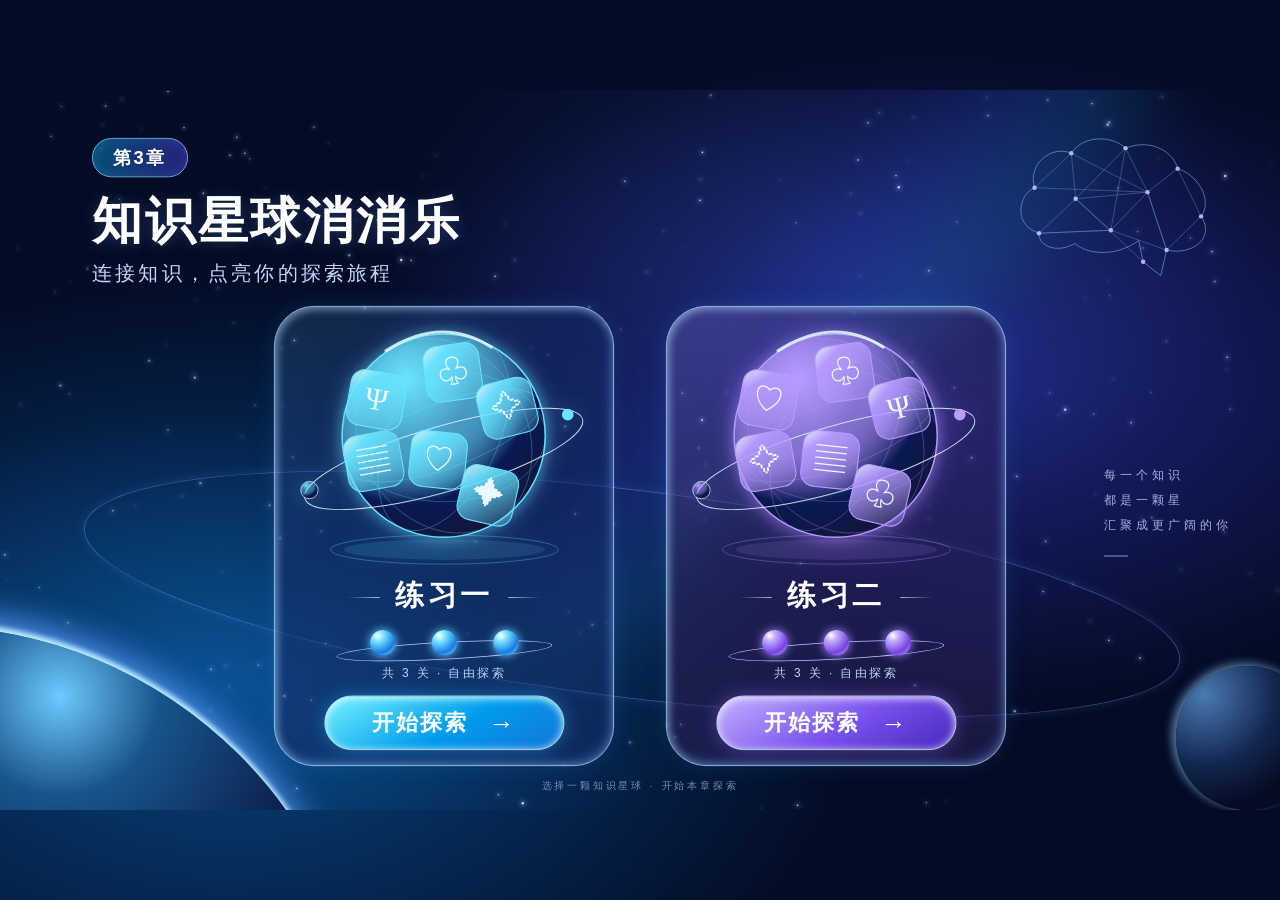
<file: games/03_第3章消消乐.html>
<!doctype html><html lang="zh-CN"><head><meta charset="utf-8"><meta name="viewport" content="width=device-width,initial-scale=1"><title>第3章 · 知识星球消消乐</title><style>
*{box-sizing:border-box}html,body{margin:0;width:100%;height:100%;overflow:hidden}body{background:#060d28;color:#fff;font-family:"PingFang SC","Microsoft YaHei",sans-serif}button{font:inherit;cursor:pointer}#home{position:absolute;inset:0;display:grid;place-items:center;background:radial-gradient(ellipse at 73% 42%,#1f2580 0,transparent 45%),radial-gradient(ellipse at 18% 77%,#07447e 0,transparent 43%),#030b25}.stage{position:absolute;left:50%;top:50%;width:1600px;height:900px;overflow:hidden;transform:translate(-50%,-50%) scale(var(--scale,1));transform-origin:center center;background:radial-gradient(ellipse at 64% 22%,#3653bd45,transparent 38%),radial-gradient(ellipse at 15% 82%,#168bed36,transparent 32%)}.stars{position:absolute;inset:0}.stars i{position:absolute;aspect-ratio:1;border-radius:50%;background:#dcefff;box-shadow:0 0 6px 1px #8db4ff}.nebula{position:absolute;width:1100px;height:300px;left:500px;top:150px;transform:rotate(-47deg);filter:blur(40px);background:linear-gradient(transparent,#293aba44,#10a9c62b,transparent);border-radius:50%}.orbit{position:absolute;border:1px solid #7198f780;border-radius:50%;width:1380px;height:260px;left:100px;top:500px;transform:rotate(7deg);box-shadow:0 0 15px #599bf72b}.earth{position:absolute;width:1100px;height:1100px;border-radius:50%;left:-640px;top:670px;background:radial-gradient(circle at 65% 8%,#6ecaff,#18548c 10%,#0c214e 25%,#050c24 45%);box-shadow:0 -6px 7px #b8ebff,0 -18px 40px #4e8feb}.moon{position:absolute;width:180px;height:180px;right:-50px;bottom:0;border-radius:50%;background:radial-gradient(circle at 20% 20%,#487ab1,#132650 43%,#050b22 70%);box-shadow:-5px -3px 12px #577fa6}.hero{position:absolute;left:115px;top:60px}.chapter{display:inline-block;padding:8px 25px;border:1px solid #74c9ff;border-radius:40px;font-size:23px;font-weight:700;letter-spacing:3px;background:linear-gradient(100deg,#0779a99c,#3a29a6a8);box-shadow:inset 0 0 16px #67c8fa25}h1{margin:18px 0 8px;font-size:62px;letter-spacing:4px;line-height:1.2;text-shadow:0 3px 18px #79aaf342}.subtitle{font-size:25px;color:#c2d5fc;letter-spacing:4px;margin:12px 0}.choices{position:absolute;left:50%;top:270px;transform:translateX(-50%);display:flex;gap:65px}.choice{position:relative;width:425px;height:575px;border:1.5px solid #b4d9ff;border-radius:50px;background:linear-gradient(140deg,#73c4ff25,#13296488 37%,#172d6875);box-shadow:inset 3px 3px 10px #c3e6ff80,inset -3px -4px 14px #69aaff5c,0 0 26px #3e9cff22;color:white;padding:0;transition:transform .2s,box-shadow .2s}.choice:hover,.choice:focus-visible{transform:translateY(-7px);box-shadow:inset 3px 3px 10px #d9f5ffad,0 0 35px #67d6ff69;outline:2px solid #d9efff;outline-offset:5px}.c1{background:linear-gradient(140deg,#b19aff35,#29205690 40%,#35296b70)}.planet{display:block;width:390px;height:326px;margin:-10px auto 0;filter:drop-shadow(0 0 14px #6bcaff65)}.c1 .planet{filter:drop-shadow(0 0 16px #a876ff75)}h2{margin:2px 0 10px;font-size:36px;letter-spacing:5px}h2:before,h2:after{content:"";display:inline-block;width:40px;height:1px;background:linear-gradient(90deg,transparent,#b2ecff);vertical-align:middle;margin:0 19px}h2:after{transform:rotate(180deg)}.level-orbit{position:relative;display:flex;justify-content:center;gap:45px;margin:18px auto 8px;width:250px}.level-orbit:before{content:"";position:absolute;inset:15px -10px -5px;border:1px solid #c0c5ff;border-radius:50%;transform:rotate(-3deg)}.level-orbit span{z-index:1;width:32px;height:32px;border-radius:50%;background:radial-gradient(circle at 30% 22%,white,#83e8ff 20%,#157ce4 65%,#a4eafa);box-shadow:0 0 12px #6dccff}.c1 .level-orbit span{background:radial-gradient(circle at 30% 22%,white,#c4afff 20%,#7542e3 65%,#d2baff);box-shadow:0 0 12px #a289ff}.count{margin:13px 0 18px;font-size:15px;color:#bad4f6;letter-spacing:3px}.cta{display:flex;align-items:center;justify-content:center;gap:26px;width:300px;height:68px;margin:auto;border-radius:40px;background:linear-gradient(150deg,#77f4ff,#009cec 55%,#1475d9);border:1.5px solid #d1fcff;box-shadow:inset 0 2px 10px #d9ffff,0 0 22px #2ea7fb75;font-size:28px;font-weight:700;letter-spacing:2px}.cta b{font-size:32px;font-weight:400}.c1 .cta{background:linear-gradient(150deg,#c6b2ff,#7950ee 55%,#4727bd);box-shadow:inset 0 2px 10px #efeaff,0 0 22px #9266fb75}.quote{position:absolute;right:60px;top:465px;color:#a0b3e0;line-height:2.1;font-size:15px;letter-spacing:5px}.quote:after{content:"";display:block;width:30px;height:1px;background:#a0b3e0;margin-top:22px}.brain{position:absolute;right:73px;top:36px;width:275px;height:220px;opacity:.8}.micro{position:absolute;bottom:21px;left:50%;transform:translateX(-50%);font-size:12px;letter-spacing:4px;color:#798bb5}#play{display:none;position:absolute;inset:0;background:#edf4ff}#play.active{display:block}.toolbar{height:48px;display:flex;align-items:center;justify-content:space-between;padding:0 24px;background:#111c42;color:#dfe9ff;font-size:14px}.toolbar button{color:#eaf3ff;background:#ffffff12;border:1px solid #879dc759;border-radius:8px;padding:6px 15px}.toolbar strong{letter-spacing:2px}iframe{display:block;width:100%;height:calc(100% - 48px);border:0}#home.hidden{display:none}@media(prefers-reduced-motion:reduce){.choice{transition:none}}
</style></head><body><main id="home"><div class="stage"><div class="nebula"></div><div class="stars"><i style="left:8.73%;top:58.38%;width:2px;opacity:0.69"></i><i style="left:17.64%;top:79.91%;width:1px;opacity:0.91"></i><i style="left:28.57%;top:84.86%;width:2px;opacity:0.29"></i><i style="left:72.65%;top:87.21%;width:3px;opacity:0.55"></i><i style="left:13.04%;top:47.06%;width:2px;opacity:0.57"></i><i style="left:22.93%;top:34.71%;width:2px;opacity:0.80"></i><i style="left:32.04%;top:23.59%;width:2px;opacity:0.62"></i><i style="left:18.21%;top:32.25%;width:2px;opacity:0.27"></i><i style="left:88.29%;top:46.08%;width:2px;opacity:0.77"></i><i style="left:90.72%;top:0.89%;width:1px;opacity:0.86"></i><i style="left:81.43%;top:69.50%;width:2px;opacity:0.64"></i><i style="left:53.26%;top:21.72%;width:1px;opacity:0.25"></i><i style="left:71.20%;top:37.67%;width:2px;opacity:0.90"></i><i style="left:60.93%;top:12.42%;width:1px;opacity:0.38"></i><i style="left:19.07%;top:20.53%;width:1px;opacity:0.26"></i><i style="left:86.58%;top:76.37%;width:2px;opacity:0.73"></i><i style="left:79.17%;top:86.16%;width:3px;opacity:0.57"></i><i style="left:38.65%;top:25.75%;width:2px;opacity:0.71"></i><i style="left:95.82%;top:38.77%;width:1px;opacity:0.50"></i><i style="left:72.54%;top:57.71%;width:1px;opacity:0.75"></i><i style="left:15.09%;top:39.27%;width:1px;opacity:0.31"></i><i style="left:86.41%;top:4.70%;width:3px;opacity:0.65"></i><i style="left:95.80%;top:36.96%;width:2px;opacity:0.86"></i><i style="left:66.41%;top:14.30%;width:1px;opacity:0.66"></i><i style="left:27.85%;top:17.98%;width:1px;opacity:0.30"></i><i style="left:74.48%;top:41.23%;width:2px;opacity:0.92"></i><i style="left:77.05%;top:0.89%;width:1px;opacity:0.61"></i><i style="left:4.75%;top:2.20%;width:1px;opacity:0.88"></i><i style="left:37.04%;top:62.61%;width:3px;opacity:0.42"></i><i style="left:28.50%;top:71.04%;width:1px;opacity:0.25"></i><i style="left:66.15%;top:57.45%;width:2px;opacity:0.43"></i><i style="left:14.31%;top:5.11%;width:2px;opacity:0.62"></i><i style="left:18.88%;top:48.11%;width:1px;opacity:0.51"></i><i style="left:34.01%;top:9.01%;width:1px;opacity:0.43"></i><i style="left:83.13%;top:44.22%;width:3px;opacity:0.87"></i><i style="left:69.47%;top:61.58%;width:2px;opacity:0.34"></i><i style="left:11.54%;top:37.45%;width:3px;opacity:0.42"></i><i style="left:86.65%;top:28.47%;width:2px;opacity:0.27"></i><i style="left:85.28%;top:1.82%;width:2px;opacity:0.67"></i><i style="left:67.14%;top:25.74%;width:1px;opacity:0.43"></i><i style="left:54.84%;top:8.53%;width:2px;opacity:0.93"></i><i style="left:53.14%;top:87.97%;width:2px;opacity:0.73"></i><i style="left:86.58%;top:4.29%;width:3px;opacity:0.46"></i><i style="left:43.98%;top:93.65%;width:2px;opacity:0.37"></i><i style="left:88.97%;top:78.81%;width:2px;opacity:0.93"></i><i style="left:3.03%;top:68.97%;width:2px;opacity:0.43"></i><i style="left:38.86%;top:97.73%;width:2px;opacity:0.71"></i><i style="left:7.88%;top:7.99%;width:1px;opacity:0.89"></i><i style="left:71.42%;top:82.52%;width:2px;opacity:0.90"></i><i style="left:19.07%;top:8.66%;width:2px;opacity:0.78"></i><i style="left:54.97%;top:59.67%;width:1px;opacity:0.58"></i><i style="left:10.58%;top:57.71%;width:1px;opacity:0.48"></i><i style="left:55.10%;top:51.90%;width:1px;opacity:0.82"></i><i style="left:35.51%;top:84.60%;width:1px;opacity:0.51"></i><i style="left:0.31%;top:64.43%;width:2px;opacity:0.84"></i><i style="left:68.11%;top:35.37%;width:2px;opacity:0.62"></i><i style="left:92.95%;top:20.48%;width:2px;opacity:0.47"></i><i style="left:0.52%;top:68.08%;width:1px;opacity:0.36"></i><i style="left:16.43%;top:80.33%;width:2px;opacity:0.72"></i><i style="left:52.11%;top:88.00%;width:2px;opacity:0.51"></i><i style="left:8.05%;top:87.07%;width:1px;opacity:0.46"></i><i style="left:90.59%;top:9.53%;width:1px;opacity:0.28"></i><i style="left:4.79%;top:88.16%;width:3px;opacity:0.91"></i><i style="left:99.79%;top:69.45%;width:1px;opacity:0.71"></i><i style="left:7.90%;top:8.36%;width:1px;opacity:0.26"></i><i style="left:92.25%;top:66.49%;width:1px;opacity:0.57"></i><i style="left:85.40%;top:44.87%;width:2px;opacity:0.47"></i><i style="left:89.87%;top:59.26%;width:3px;opacity:0.27"></i><i style="left:51.79%;top:19.53%;width:1px;opacity:0.52"></i><i style="left:48.02%;top:60.10%;width:1px;opacity:0.70"></i><i style="left:69.01%;top:75.19%;width:1px;opacity:0.88"></i><i style="left:52.66%;top:89.80%;width:2px;opacity:0.74"></i><i style="left:18.45%;top:6.42%;width:2px;opacity:0.76"></i><i style="left:19.41%;top:9.40%;width:2px;opacity:0.43"></i><i style="left:89.90%;top:41.86%;width:2px;opacity:0.25"></i><i style="left:77.13%;top:3.45%;width:2px;opacity:0.62"></i><i style="left:86.53%;top:26.44%;width:1px;opacity:0.34"></i><i style="left:99.23%;top:10.10%;width:1px;opacity:0.29"></i><i style="left:3.86%;top:83.95%;width:2px;opacity:0.27"></i><i style="left:33.88%;top:36.48%;width:1px;opacity:0.71"></i><i style="left:24.23%;top:84.71%;width:2px;opacity:0.74"></i><i style="left:96.30%;top:99.97%;width:3px;opacity:0.58"></i><i style="left:68.71%;top:3.13%;width:1px;opacity:0.92"></i><i style="left:48.72%;top:12.61%;width:2px;opacity:0.73"></i><i style="left:7.69%;top:24.86%;width:3px;opacity:0.75"></i><i style="left:31.26%;top:23.43%;width:3px;opacity:0.87"></i><i style="left:54.66%;top:12.36%;width:1px;opacity:0.86"></i><i style="left:15.58%;top:54.44%;width:3px;opacity:0.46"></i><i style="left:5.40%;top:42.09%;width:2px;opacity:0.30"></i><i style="left:15.34%;top:29.26%;width:1px;opacity:0.28"></i><i style="left:81.76%;top:1.22%;width:3px;opacity:0.30"></i><i style="left:34.43%;top:58.42%;width:3px;opacity:0.25"></i><i style="left:31.08%;top:20.49%;width:3px;opacity:0.26"></i><i style="left:85.51%;top:13.02%;width:1px;opacity:0.27"></i><i style="left:22.02%;top:35.77%;width:1px;opacity:0.53"></i><i style="left:9.29%;top:15.06%;width:1px;opacity:0.90"></i><i style="left:96.19%;top:96.54%;width:2px;opacity:0.28"></i><i style="left:40.73%;top:98.93%;width:3px;opacity:0.91"></i><i style="left:33.07%;top:11.87%;width:1px;opacity:0.36"></i><i style="left:24.98%;top:61.10%;width:3px;opacity:0.41"></i><i style="left:38.44%;top:36.02%;width:1px;opacity:0.92"></i><i style="left:74.08%;top:67.07%;width:1px;opacity:0.34"></i><i style="left:53.26%;top:42.01%;width:2px;opacity:0.67"></i><i style="left:39.42%;top:18.55%;width:1px;opacity:0.36"></i><i style="left:17.88%;top:82.88%;width:1px;opacity:0.75"></i><i style="left:44.07%;top:46.51%;width:3px;opacity:0.63"></i><i style="left:70.90%;top:9.74%;width:1px;opacity:0.36"></i><i style="left:72.58%;top:59.40%;width:1px;opacity:0.91"></i><i style="left:70.98%;top:34.35%;width:1px;opacity:0.52"></i><i style="left:94.65%;top:22.32%;width:2px;opacity:0.78"></i><i style="left:99.14%;top:89.30%;width:2px;opacity:0.89"></i><i style="left:49.12%;top:90.49%;width:3px;opacity:0.37"></i><i style="left:33.16%;top:54.62%;width:1px;opacity:0.92"></i><i style="left:95.60%;top:61.37%;width:1px;opacity:0.89"></i><i style="left:54.78%;top:45.62%;width:3px;opacity:0.92"></i><i style="left:20.97%;top:57.51%;width:2px;opacity:0.66"></i><i style="left:57.30%;top:81.57%;width:1px;opacity:0.26"></i><i style="left:21.83%;top:62.12%;width:2px;opacity:0.95"></i><i style="left:38.78%;top:54.70%;width:2px;opacity:0.72"></i><i style="left:28.42%;top:30.19%;width:2px;opacity:0.59"></i><i style="left:79.35%;top:53.55%;width:2px;opacity:0.66"></i><i style="left:45.95%;top:29.98%;width:3px;opacity:0.29"></i><i style="left:74.67%;top:18.19%;width:2px;opacity:0.39"></i><i style="left:8.77%;top:15.73%;width:2px;opacity:0.49"></i><i style="left:66.66%;top:30.91%;width:2px;opacity:0.35"></i><i style="left:99.16%;top:81.17%;width:3px;opacity:0.41"></i><i style="left:68.14%;top:42.07%;width:2px;opacity:0.41"></i><i style="left:61.89%;top:59.34%;width:2px;opacity:0.36"></i><i style="left:42.72%;top:36.63%;width:2px;opacity:0.57"></i><i style="left:20.15%;top:79.81%;width:2px;opacity:0.58"></i><i style="left:11.03%;top:5.34%;width:1px;opacity:0.37"></i><i style="left:47.32%;top:73.74%;width:2px;opacity:0.36"></i><i style="left:36.47%;top:75.60%;width:1px;opacity:0.87"></i><i style="left:21.73%;top:76.89%;width:1px;opacity:0.57"></i><i style="left:75.79%;top:50.85%;width:3px;opacity:0.65"></i><i style="left:15.13%;top:39.73%;width:3px;opacity:0.61"></i><i style="left:54.62%;top:15.22%;width:2px;opacity:0.82"></i><i style="left:47.18%;top:32.54%;width:2px;opacity:0.45"></i><i style="left:17.30%;top:66.92%;width:1px;opacity:0.48"></i><i style="left:85.10%;top:73.71%;width:1px;opacity:0.63"></i><i style="left:23.11%;top:96.90%;width:2px;opacity:0.75"></i><i style="left:16.40%;top:95.50%;width:1px;opacity:0.70"></i><i style="left:72.33%;top:98.93%;width:2px;opacity:0.51"></i><i style="left:75.92%;top:50.99%;width:1px;opacity:0.41"></i><i style="left:73.85%;top:98.63%;width:1px;opacity:0.36"></i><i style="left:55.43%;top:0.61%;width:3px;opacity:0.32"></i><i style="left:29.37%;top:17.86%;width:3px;opacity:0.28"></i><i style="left:29.20%;top:87.51%;width:2px;opacity:0.30"></i><i style="left:8.02%;top:4.77%;width:1px;opacity:0.58"></i><i style="left:97.60%;top:67.10%;width:1px;opacity:0.49"></i><i style="left:13.83%;top:90.17%;width:2px;opacity:0.70"></i><i style="left:34.56%;top:51.76%;width:1px;opacity:0.84"></i><i style="left:67.21%;top:17.12%;width:1px;opacity:0.74"></i><i style="left:5.50%;top:26.61%;width:1px;opacity:0.35"></i><i style="left:1.57%;top:43.68%;width:1px;opacity:0.70"></i><i style="left:4.34%;top:27.98%;width:1px;opacity:0.54"></i><i style="left:62.49%;top:65.67%;width:2px;opacity:0.90"></i><i style="left:62.52%;top:60.44%;width:2px;opacity:0.73"></i><i style="left:84.77%;top:28.85%;width:1px;opacity:0.42"></i><i style="left:54.49%;top:49.57%;width:3px;opacity:0.29"></i><i style="left:62.25%;top:99.19%;width:2px;opacity:0.92"></i><i style="left:4.35%;top:75.77%;width:1px;opacity:0.38"></i><i style="left:56.78%;top:41.92%;width:1px;opacity:0.67"></i><i style="left:79.98%;top:86.14%;width:1px;opacity:0.34"></i><i style="left:67.72%;top:4.48%;width:2px;opacity:0.78"></i><i style="left:23.23%;top:20.06%;width:3px;opacity:0.74"></i><i style="left:70.12%;top:13.29%;width:3px;opacity:0.85"></i><i style="left:17.90%;top:8.92%;width:3px;opacity:0.35"></i><i style="left:83.74%;top:68.58%;width:1px;opacity:0.79"></i><i style="left:46.21%;top:74.12%;width:3px;opacity:0.51"></i><i style="left:25.73%;top:54.28%;width:3px;opacity:0.32"></i><i style="left:22.06%;top:43.75%;width:1px;opacity:0.40"></i><i style="left:19.87%;top:43.72%;width:2px;opacity:0.35"></i><i style="left:72.49%;top:25.01%;width:2px;opacity:0.86"></i><i style="left:71.35%;top:3.75%;width:1px;opacity:0.70"></i><i style="left:4.63%;top:40.88%;width:3px;opacity:0.51"></i><i style="left:25.65%;top:7.37%;width:1px;opacity:0.43"></i><i style="left:96.07%;top:44.21%;width:2px;opacity:0.44"></i><i style="left:50.49%;top:25.27%;width:1px;opacity:0.74"></i><i style="left:75.48%;top:51.43%;width:1px;opacity:0.68"></i><i style="left:59.35%;top:99.72%;width:1px;opacity:0.34"></i><i style="left:6.72%;top:24.66%;width:3px;opacity:0.28"></i><i style="left:94.80%;top:26.43%;width:3px;opacity:0.38"></i><i style="left:67.65%;top:89.67%;width:2px;opacity:0.52"></i><i style="left:5.24%;top:73.84%;width:2px;opacity:0.67"></i><i style="left:13.09%;top:0.07%;width:2px;opacity:0.63"></i><i style="left:91.05%;top:34.83%;width:2px;opacity:0.39"></i><i style="left:41.50%;top:35.69%;width:1px;opacity:0.76"></i><i style="left:22.82%;top:50.86%;width:2px;opacity:0.56"></i><i style="left:86.92%;top:40.03%;width:1px;opacity:0.53"></i><i style="left:12.94%;top:35.28%;width:1px;opacity:0.46"></i><i style="left:40.20%;top:23.50%;width:1px;opacity:0.75"></i><i style="left:1.35%;top:22.03%;width:1px;opacity:0.45"></i><i style="left:0.37%;top:82.75%;width:1px;opacity:0.63"></i><i style="left:25.39%;top:76.74%;width:2px;opacity:0.83"></i><i style="left:85.55%;top:56.08%;width:1px;opacity:0.47"></i><i style="left:26.81%;top:44.64%;width:3px;opacity:0.35"></i><i style="left:95.61%;top:11.76%;width:3px;opacity:0.87"></i><i style="left:87.26%;top:13.39%;width:3px;opacity:0.25"></i><i style="left:34.73%;top:44.98%;width:1px;opacity:0.68"></i><i style="left:3.91%;top:6.37%;width:2px;opacity:0.44"></i><i style="left:44.86%;top:58.80%;width:2px;opacity:0.90"></i><i style="left:1.31%;top:95.96%;width:1px;opacity:0.66"></i><i style="left:44.36%;top:72.31%;width:2px;opacity:0.33"></i><i style="left:81.92%;top:41.98%;width:2px;opacity:0.36"></i><i style="left:8.62%;top:94.35%;width:2px;opacity:0.82"></i><i style="left:45.30%;top:75.34%;width:1px;opacity:0.63"></i><i style="left:14.18%;top:56.34%;width:1px;opacity:0.69"></i><i style="left:88.83%;top:19.59%;width:2px;opacity:0.41"></i><i style="left:71.43%;top:89.46%;width:1px;opacity:0.88"></i><i style="left:9.48%;top:1.21%;width:1px;opacity:0.72"></i><i style="left:60.63%;top:60.85%;width:1px;opacity:0.58"></i><i style="left:22.14%;top:84.05%;width:3px;opacity:0.87"></i><i style="left:15.81%;top:14.18%;width:2px;opacity:0.76"></i><i style="left:82.69%;top:45.16%;width:1px;opacity:0.51"></i><i style="left:66.91%;top:9.54%;width:3px;opacity:0.44"></i><i style="left:20.77%;top:13.55%;width:1px;opacity:0.35"></i><i style="left:17.03%;top:27.46%;width:1px;opacity:0.74"></i><i style="left:8.18%;top:2.10%;width:2px;opacity:0.65"></i><i style="left:1.09%;top:93.33%;width:1px;opacity:0.52"></i><i style="left:24.44%;top:5.00%;width:3px;opacity:0.31"></i><i style="left:89.17%;top:59.49%;width:1px;opacity:0.65"></i><i style="left:81.61%;top:62.50%;width:2px;opacity:0.66"></i><i style="left:63.69%;top:83.88%;width:1px;opacity:0.56"></i><i style="left:27.19%;top:22.74%;width:3px;opacity:0.50"></i><i style="left:16.39%;top:86.01%;width:2px;opacity:0.40"></i><i style="left:69.95%;top:11.80%;width:2px;opacity:0.71"></i><i style="left:62.12%;top:18.37%;width:2px;opacity:0.42"></i><i style="left:48.44%;top:33.10%;width:2px;opacity:0.29"></i><i style="left:89.18%;top:21.74%;width:3px;opacity:0.25"></i></div><div class="orbit"></div><div class="earth"></div><div class="moon"></div><svg class="brain" viewBox="0 0 300 220" aria-hidden="true"><defs><filter id="b"><feGaussianBlur stdDeviation="2"/></filter></defs><g stroke="#81aaff" fill="none"><path d="M51 146C13 134 25 91 45 84C35 53 67 25 95 37C113 10 153 14 169 30C205 16 235 36 240 58C269 67 288 102 272 123C292 152 260 177 225 169L217 204L193 185L187 156C152 181 114 173 100 160C76 174 50 164 51 146Z"/><path d="M45 84L95 37L101 99L51 146L149 142L169 30L199 90L240 58L272 123L225 169L199 90L149 142L101 99L193 185M95 37L199 90L101 99L169 30M45 84L199 90L225 169L149 142L51 146" opacity=".6"/></g><g fill="#d1e5ff"><circle cx="45" cy="84" r="3"/><circle cx="95" cy="37" r="3"/><circle cx="101" cy="99" r="3"/><circle cx="51" cy="146" r="3"/><circle cx="149" cy="142" r="3"/><circle cx="169" cy="30" r="3"/><circle cx="199" cy="90" r="3"/><circle cx="240" cy="58" r="3"/><circle cx="272" cy="123" r="3"/><circle cx="225" cy="169" r="3"/><circle cx="193" cy="185" r="3"/></g></svg><header class="hero"><span class="chapter">第3章</span><h1>知识星球消消乐</h1><p class="subtitle">连接知识，点亮你的探索旅程</p></header><section class="choices" aria-label="选择练习"><button class="choice c0" data-practice="0" aria-label="练习一，共3关，开始探索"><svg class="planet" viewBox="0 0 430 350" aria-hidden="true"><defs><radialGradient id="sphere#69e4ff" cx="32%" cy="22%" r="80%"><stop stop-color="#69e4ff"/><stop offset=".4" stop-color="#69e4ff" stop-opacity=".32"/><stop offset=".77" stop-color="#091953"/><stop offset="1" stop-color="#10163f"/></radialGradient><linearGradient id="tile#69e4ff" x2=".8" y2="1"><stop stop-color="#eefbff" stop-opacity=".86"/><stop offset=".26" stop-color="#69e4ff" stop-opacity=".93"/><stop offset="1" stop-color="#69e4ff" stop-opacity=".22"/></linearGradient><filter id="glow#69e4ff"><feGaussianBlur stdDeviation="7"/></filter></defs><ellipse cx="215" cy="320" rx="157" ry="20" fill="none" stroke="#69e4ff" opacity=".45"/><ellipse cx="215" cy="320" rx="139" ry="14" fill="#69e4ff" opacity=".12"/><circle cx="214" cy="163" r="145" fill="#69e4ff" opacity=".28" filter="url(#glow#69e4ff)"/><circle cx="214" cy="163" r="140" fill="url(#sphere#69e4ff)" stroke="#69e4ff" stroke-width="2"/><g fill="none" stroke="#69e4ff" opacity=".4"><ellipse cx="214" cy="163" rx="75" ry="140" transform="rotate(25 214 163)"/><ellipse cx="214" cy="163" rx="115" ry="140" transform="rotate(-30 214 163)"/><ellipse cx="214" cy="163" rx="140" ry="45" transform="rotate(-20 214 163)"/><ellipse cx="214" cy="163" rx="140" ry="91"/></g><ellipse cx="214" cy="195" rx="199" ry="45" transform="rotate(-16 214 195)" fill="none" stroke="#dbf7ff" stroke-width="1.3" opacity=".85"/><g transform="translate(90 69) rotate(10)"><rect width="77" height="77" rx="19" fill="url(#tile#69e4ff)" stroke="#69e4ff" stroke-width="1.5"/><text x="38.5" y="52" text-anchor="middle" font-size="43" fill="#ecfaff" font-family="Georgia">Ψ</text></g><g transform="translate(183 43) rotate(-8)"><rect width="77" height="77" rx="19" fill="url(#tile#69e4ff)" stroke="#69e4ff" stroke-width="1.5"/><text x="38.5" y="52" text-anchor="middle" font-size="43" fill="#ecfaff" font-family="Georgia">♧</text></g><g transform="translate(255 97) rotate(-14)"><rect width="77" height="77" rx="19" fill="url(#tile#69e4ff)" stroke="#69e4ff" stroke-width="1.5"/><text x="38.5" y="52" text-anchor="middle" font-size="43" fill="#ecfaff" font-family="Georgia">✧</text></g><g transform="translate(73 167) rotate(-10)"><rect width="77" height="77" rx="19" fill="url(#tile#69e4ff)" stroke="#69e4ff" stroke-width="1.5"/><text x="38.5" y="52" text-anchor="middle" font-size="43" fill="#ecfaff" font-family="Georgia">▤</text></g><g transform="translate(172 154) rotate(6)"><rect width="77" height="77" rx="19" fill="url(#tile#69e4ff)" stroke="#69e4ff" stroke-width="1.5"/><text x="38.5" y="52" text-anchor="middle" font-size="43" fill="#ecfaff" font-family="Georgia">♡</text></g><g transform="translate(246 199) rotate(13)"><rect width="77" height="77" rx="19" fill="url(#tile#69e4ff)" stroke="#69e4ff" stroke-width="1.5"/><text x="38.5" y="52" text-anchor="middle" font-size="43" fill="#ecfaff" font-family="Georgia">✦</text></g><circle cx="29" cy="238" r="12" fill="url(#sphere#69e4ff)" stroke="#ddfaff"/><circle cx="385" cy="134" r="8" fill="#69e4ff"/><path d="M133 47Q211 -4 281 42" fill="none" stroke="#e2ffff" stroke-width="4" opacity=".85"/></svg><h2>练习一</h2><div class="level-orbit"><span></span><span></span><span></span></div><p class="count">共 3 关 · 自由探索</p><div class="cta">开始探索 <b>→</b></div></button><button class="choice c1" data-practice="1" aria-label="练习二，共3关，开始探索"><svg class="planet" viewBox="0 0 430 350" aria-hidden="true"><defs><radialGradient id="sphere#b79bff" cx="32%" cy="22%" r="80%"><stop stop-color="#b79bff"/><stop offset=".4" stop-color="#b79bff" stop-opacity=".32"/><stop offset=".77" stop-color="#091953"/><stop offset="1" stop-color="#10163f"/></radialGradient><linearGradient id="tile#b79bff" x2=".8" y2="1"><stop stop-color="#eefbff" stop-opacity=".86"/><stop offset=".26" stop-color="#b79bff" stop-opacity=".93"/><stop offset="1" stop-color="#b79bff" stop-opacity=".22"/></linearGradient><filter id="glow#b79bff"><feGaussianBlur stdDeviation="7"/></filter></defs><ellipse cx="215" cy="320" rx="157" ry="20" fill="none" stroke="#b79bff" opacity=".45"/><ellipse cx="215" cy="320" rx="139" ry="14" fill="#b79bff" opacity=".12"/><circle cx="214" cy="163" r="145" fill="#b79bff" opacity=".28" filter="url(#glow#b79bff)"/><circle cx="214" cy="163" r="140" fill="url(#sphere#b79bff)" stroke="#b79bff" stroke-width="2"/><g fill="none" stroke="#b79bff" opacity=".4"><ellipse cx="214" cy="163" rx="75" ry="140" transform="rotate(25 214 163)"/><ellipse cx="214" cy="163" rx="115" ry="140" transform="rotate(-30 214 163)"/><ellipse cx="214" cy="163" rx="140" ry="45" transform="rotate(-20 214 163)"/><ellipse cx="214" cy="163" rx="140" ry="91"/></g><ellipse cx="214" cy="195" rx="199" ry="45" transform="rotate(-16 214 195)" fill="none" stroke="#dbf7ff" stroke-width="1.3" opacity=".85"/><g transform="translate(90 69) rotate(10)"><rect width="77" height="77" rx="19" fill="url(#tile#b79bff)" stroke="#b79bff" stroke-width="1.5"/><text x="38.5" y="52" text-anchor="middle" font-size="43" fill="#ecfaff" font-family="Georgia">♡</text></g><g transform="translate(183 43) rotate(-8)"><rect width="77" height="77" rx="19" fill="url(#tile#b79bff)" stroke="#b79bff" stroke-width="1.5"/><text x="38.5" y="52" text-anchor="middle" font-size="43" fill="#ecfaff" font-family="Georgia">♧</text></g><g transform="translate(255 97) rotate(-14)"><rect width="77" height="77" rx="19" fill="url(#tile#b79bff)" stroke="#b79bff" stroke-width="1.5"/><text x="38.5" y="52" text-anchor="middle" font-size="43" fill="#ecfaff" font-family="Georgia">Ψ</text></g><g transform="translate(73 167) rotate(-10)"><rect width="77" height="77" rx="19" fill="url(#tile#b79bff)" stroke="#b79bff" stroke-width="1.5"/><text x="38.5" y="52" text-anchor="middle" font-size="43" fill="#ecfaff" font-family="Georgia">✧</text></g><g transform="translate(172 154) rotate(6)"><rect width="77" height="77" rx="19" fill="url(#tile#b79bff)" stroke="#b79bff" stroke-width="1.5"/><text x="38.5" y="52" text-anchor="middle" font-size="43" fill="#ecfaff" font-family="Georgia">▤</text></g><g transform="translate(246 199) rotate(13)"><rect width="77" height="77" rx="19" fill="url(#tile#b79bff)" stroke="#b79bff" stroke-width="1.5"/><text x="38.5" y="52" text-anchor="middle" font-size="43" fill="#ecfaff" font-family="Georgia">♧</text></g><circle cx="29" cy="238" r="12" fill="url(#sphere#b79bff)" stroke="#ddfaff"/><circle cx="385" cy="134" r="8" fill="#b79bff"/><path d="M133 47Q211 -4 281 42" fill="none" stroke="#e2ffff" stroke-width="4" opacity=".85"/></svg><h2>练习二</h2><div class="level-orbit"><span></span><span></span><span></span></div><p class="count">共 3 关 · 自由探索</p><div class="cta">开始探索 <b>→</b></div></button></section><aside class="quote">每一个知识<br>都是一颗星<br>汇聚成更广阔的你</aside><div class="micro">选择一颗知识星球 · 开始本章探索</div></div></main><section id="play"><nav class="toolbar"><button id="back">← 返回练习选择</button><strong id="current"></strong><span>知识星球消消乐</span></nav><iframe id="game" title="消消乐游戏" sandbox="allow-scripts allow-same-origin"></iframe></section><script>
const SOURCES=["[base64]/[base64]/[base64]/gyIsICLmgJ3kvKTohL4iXSwgWyLlubjnpo8iLCAi5ruh5oSPIiwgIuaMr+WliyJdLCBbIuWkp+WtpueUn+eahOaDhee7queJueeCuemZpOS6huWGheWuueS4sOWvjOWklu+8jOi/[base64]/[base64]/msYDmoLzms5XliJkiLCAiMTAl5peg5rOV5o6n5Yi2IiwgIjkwJeeUseiHquW3seWGs+WumiJdLCBbIuaIiOWwlOabvCIsICIyMCXmmbrllYYiLCAiODAl5oOF5ZWGIl0sIFsi5o6l57qz5oOF57uqIiwgIuato+aAp+aDhee7qiIsICLotJ/mgKfmg4Xnu6oiXSwgWyLop6Por7vliKvkurrmg4Xnu6rnmoTog73lipvljIXmi6wiLCAi6KeJ5a+f5Yiw5Yir5Lq655qE5oOF57uqIiwgIuaEn+WPl+WIsOWIq+S6uueahOaDhee7qiJdLCBbIuWWnOS8pOW/gyIsICLlv6fkvKTogroiLCAi5oGQ5Lyk6IK+Il0sIFsi5b+D55CG5a2m6K6k5Li65Lq655qE5Zub56eN5Z+65pys5oOF57uq5YyF5ousIiwgIuW/[base64]/[base64]/kuIvjgIIiXQogICAgXTsKCiAgICBjb25zdCBXUk9OR19GRUVEQkFDSyA9IFsKICAgICAgWyLlt67kuIDngrkiLCAi5o2i5LiA5byg5YaN6K+V6K+V44CCIl0sCiAgICAgIFsi5YaN6KeC5a+fIiwgIummluivjeWNoeWSjOWMuemFjeWNoei/mOayoeWvueS4iuOAgiJdLAogICAgICBbIuWIq+aApSIsICLov5nkuIDnu4Tph4zmt7flhaXkuobliKvnmoTljLnphY3ljaHjgIIiXSwKICAgICAgWyLlho3mnaXvvIEiLCAi6YeN5paw5om+5ZCM5LiA57uE57q/[base64]/Lm9mZnNldFdpZHRoOwogICAgICByZWZzLnRvb2xIYW1tZXI/LmNsYXNzTGlzdC5hZGQoInJld2FyZC1wdWxzZSIpOwogICAgICB3aW5kb3cuc2V0VGltZW91dCgoKSA9PiByZWZzLnRvb2xIYW1tZXI/[base64]/[base64]/[base64]/[base64]/[base64]/[base64]/[base64]/[base64]/ICJjYXJkLXRleHQteHhsb25nIgogICAgICAgIDogdGV4dC5sZW5ndGggPj0gMTQKICAgICAgICAgID8gImNhcmQtdGV4dC14bG9uZyIKICAgICAgICAgIDogdGV4dC5sZW5ndGggPj0gOQogICAgICAgICAgICA/[base64]/[base64]/LmNsYXNzTGlzdC5yZW1vdmUoInNlbGVjdGVkIiwgIndyb25nIikpOwogICAgICBzdGF0ZS5zZWxlY3RlZCA9IFtdOwogICAgfQoKICAgIGZ1bmN0aW9uIHJlZ2lzdGVyV3JvbmdBdHRlbXB0KGNhcmRzVG9NYXJrLCB0aXRsZSA9ICLkuI3mmK/ov5nkuIDnu4QiLCB0ZXh0ID0gIui/[base64]/mraXnlJ/[base64]/[base64]/[base64]/[base64]/[base64]/[base64]/[base64]/[base64]/[base64]/[base64]/[base64]/[base64]/[base64]/measoeivr+mAieS4jeiuoemUme+8jOi/nua2iOi/mOWcqOOAgiIsICLlrojkvY/[base64]/[base64]/[base64]/[base64]/[base64]/[base64]", "[base64]/[base64]/[base64]/[base64]/[base64]/[base64]/[base64]/[base64]/meS4gOe7hOWNoeeJh+WvueS4iuS6huOAgiJdLAogICAgICBbIueos++8gSIsICLnn6Xor4bngrnmiJDlip/ov57otbfmnaXkuobjgIIiXSwKICAgICAgWyJOaWNl77yBIiwgIui/[base64]/meS4gOe7hOmHjOa3t+WFpeS6huWIq+eahOWMuemFjeWNoeOAgiJdLAogICAgICBbIuWGjeadpe+8gSIsICLph43mlrDmib7lkIzkuIDnu4Tnur/[base64]/LmdldEJvdW5kaW5nQ2xpZW50UmVjdCgpOwogICAgICBjb25zdCBzaGVsbCA9IGRvY3VtZW50LnF1ZXJ5U2VsZWN0b3IoIi5hcHAtc2hlbGwiKS5nZXRCb3VuZGluZ0NsaWVudFJlY3QoKTsKICAgICAgY29uc3QgeCA9IHRhcmdldCA/[base64]/[base64]/mnKjmp4zooaXnu5kiLCAi6L+e57ut54K56ZSZIDEwIOasoe+8jOmAgeS9oOS4gOaKiuWwj+acqOanjOOAgiIsICLlsI/[base64]/[base64]/[base64]/[base64]/[base64]/[base64]/[base64]/l+WTgei0qOWMheaLrCIsICLmhI/lv5flk4HotKg8YnI+5YyF5ousIl0sCiAgICAgIFsi5oOF5oSf5LiO5oSP5b+X6L+H56iL5YyF5ousIiwgIuaDheaEn+S4juaEj+W/lzxicj7ov4fnqIvljIXmi6wiXSwKICAgICAgWyLkuKrmgKflgL7lkJHmgKfljIXmi6wiLCAi5Liq5oCn5YC+5ZCR5oCnPGJyPuWMheaLrCJdLAogICAgICBbIuS4quaAp+W/g+eQhueJueW+geWMheaLrCIsICLkuKrmgKflv4PnkIY8YnI+54m55b6B5YyF5ousIl0sCiAgICAgIFsi5b+D55CG5ZKo6K+i55qE5b2i5byP5YyF5ousIiwgIuW/[base64]/g+eQhuWPkeWxlTxicj7op4TlvosiXSwKICAgICAgWyLlv4PnkIblj5HlsZXnibnngrkiLCAi5b+D55CG5Y+R5bGVPGJyPueJueeCuSJdLAogICAgICBbIuacieaViOW/g+eQhuiwg+iKgiIsICLmnInmlYjlv4PnkIY8YnI+6LCD6IqCIl0sCiAgICAgIFsi56ev5p6B5b+D55CG5ZOB6LSoIiwgIuenr+aegeW/g+eQhjxicj7lk4HotKgiXSwKICAgICAgWyLlv4PnkIblgaXlurfnu7TmiqQiLCAi5b+D55CG5YGl5bq3PGJyPue7tOaKpCJdLAogICAgICBbIuW/[base64]/[base64]/mg4Xnu6rnibnngrkiLCAi5aSn5a2m55Sf5oOF57uqPGJyPueJueeCuSJdLAogICAgICBbIuWkp+WtpueUn+aEj+W/l+eJueeCuSIsICLlpKflrabnlJ/mhI/[base64]/5qC85a2Q6KGrIiwgIueoi+W6j+WRmOmDveepvzxicj7moLzlrZDooasiXSwKICAgICAgWyLliKvkurrov5/liLDmmK/mh5IiLCAi5Yir5Lq66L+f5YiwPGJyPuaYr+aHkiJdLAogICAgICBbIuiHquW3sei/n+WIsOaYr+Wgtei9piIsICLoh6rlt7Hov5/liLA8YnI+5piv5aC16L2mIl0sCiAgICAgIFsi6ICD56C45piv6aKY55uu5aSq6Zq+IiwgIuiAg+eguOaYrzxicj7popjnm67lpKrpmr4iXSwKICAgICAgWyLoh6rmiJHmv4DlirEiLCAi6Ieq5oiRPGJyPua/gOWKsSJdLAogICAgICBbIuenr+aegeaal+ekuiIsICLnp6/mnoE8YnI+5pqX56S6Il0sCiAgICAgIFsi6Ieq5oiR6IKv5a6aIiwgIuiHquaIkTxicj7ogq/lrpoiXSwKICAgICAgWyLlhqXmg7Pnu4PkuaAiLCAi5Yal5oOzPGJyPue7g+S5oCJdLAogICAgICBbIuato+W/teaJq+aPjyIsICLmraPlv7U8YnI+5omr5o+PIl0sCiAgICAgIFsi5bu66K6+5oCn6KGo6L6+IiwgIuW7uuiuvuaApzxicj7ooajovr4iXSwKICAgICAgWyLmnInmlYjmsp/pgJoiLCAi5pyJ5pWIPGJyPuayn+mAmiJdLAogICAgICBbIuenr+aegeWAvuWQrCIsICLnp6/[base64]/nkIY8YnI+5ZSk6YaSIl0sCiAgICAgIFsi5Li76KeC5L2T6aqMIiwgIuS4u+ingjxicj7kvZPpqowiXSwKICAgICAgWyLor4bliKvmg4Xnu6oiLCAi6K+G5YirPGJyPuaDhee7qiJdLAogICAgICBbIumdoumDqOe6v+e0oiIsICLpnaLpg6g8YnI+57q/[base64]/[base64]/[base64]/[base64]/[base64]/LmNsYXNzTGlzdC5yZW1vdmUoInNlbGVjdGVkIiwgIndyb25nIikpOwogICAgICBzdGF0ZS5zZWxlY3RlZCA9IFtdOwogICAgfQoKICAgIGZ1bmN0aW9uIHJlZ2lzdGVyV3JvbmdBdHRlbXB0KGNhcmRzVG9NYXJrLCB0aXRsZSA9ICLkuI3mmK/ov5nkuIDnu4QiLCB0ZXh0ID0gIui/[base64]/mraXnlJ/[base64]/[base64]/[base64]/[base64]/[base64]/[base64]/[base64]/[base64]/[base64]/[base64]/[base64]/[base64]/[base64]/measoeivr+mAieS4jeiuoemUme+8jOi/nua2iOi/mOWcqOOAgiIsICLlrojkvY/[base64]/[base64]/[base64]/mOWJqSAke3JlbWFpbmluZ30g5YWz5Y+v5Lul57un57ut5oyR5oiY44CCYDsKICAgICAgcmVmcy5uZXh0QnRuLnRleHRDb250ZW50ID0gYWxsRG9uZSA/[base64]"];const game=document.getElementById('game');function resize(){document.documentElement.style.setProperty('--scale',Math.min(innerWidth/1600,innerHeight/900))}addEventListener('resize',resize);resize();document.querySelectorAll('[data-practice]').forEach(button=>button.addEventListener('click',()=>{const i=Number(button.dataset.practice);const source=new TextDecoder().decode(Uint8Array.from(atob(SOURCES[i]),c=>c.charCodeAt(0)));game.srcdoc=source.replace('</body>','<script>startChapter(0);<'+ '/script></body>');document.getElementById('current').textContent='第3章 · 练习'+['一','二'][i];document.getElementById('home').classList.add('hidden');document.getElementById('play').classList.add('active')}));document.getElementById('back').onclick=()=>{document.getElementById('play').classList.remove('active');document.getElementById('home').classList.remove('hidden');game.srcdoc='';};
</script></body></html>
</file>
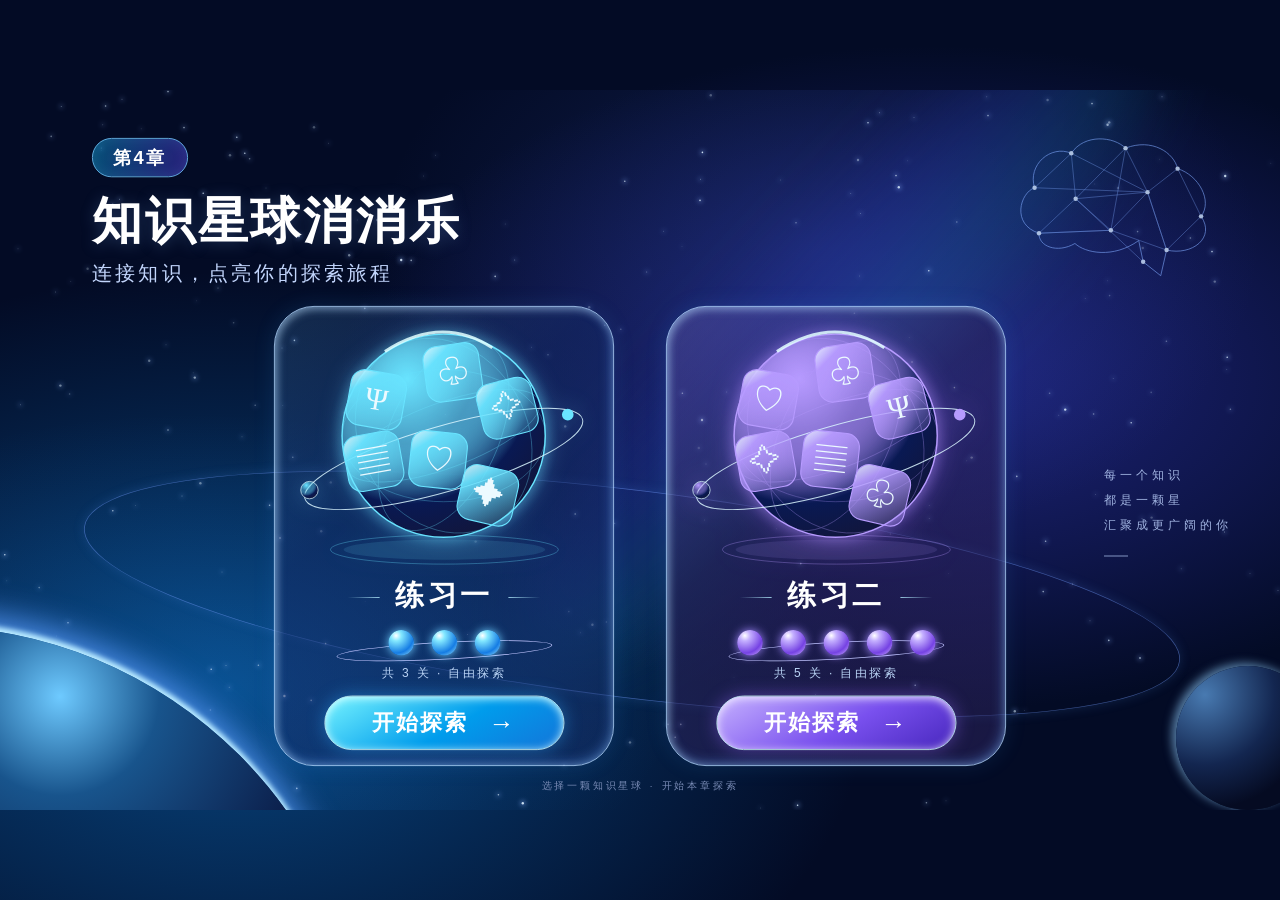
<file: games/04_第4章消消乐.html>
<!doctype html><html lang="zh-CN"><head><meta charset="utf-8"><meta name="viewport" content="width=device-width,initial-scale=1"><title>第4章 · 知识星球消消乐</title><style>
*{box-sizing:border-box}html,body{margin:0;width:100%;height:100%;overflow:hidden}body{background:#060d28;color:#fff;font-family:"PingFang SC","Microsoft YaHei",sans-serif}button{font:inherit;cursor:pointer}#home{position:absolute;inset:0;display:grid;place-items:center;background:radial-gradient(ellipse at 73% 42%,#1f2580 0,transparent 45%),radial-gradient(ellipse at 18% 77%,#07447e 0,transparent 43%),#030b25}.stage{position:absolute;left:50%;top:50%;width:1600px;height:900px;overflow:hidden;transform:translate(-50%,-50%) scale(var(--scale,1));transform-origin:center center;background:radial-gradient(ellipse at 64% 22%,#3653bd45,transparent 38%),radial-gradient(ellipse at 15% 82%,#168bed36,transparent 32%)}.stars{position:absolute;inset:0}.stars i{position:absolute;aspect-ratio:1;border-radius:50%;background:#dcefff;box-shadow:0 0 6px 1px #8db4ff}.nebula{position:absolute;width:1100px;height:300px;left:500px;top:150px;transform:rotate(-47deg);filter:blur(40px);background:linear-gradient(transparent,#293aba44,#10a9c62b,transparent);border-radius:50%}.orbit{position:absolute;border:1px solid #7198f780;border-radius:50%;width:1380px;height:260px;left:100px;top:500px;transform:rotate(7deg);box-shadow:0 0 15px #599bf72b}.earth{position:absolute;width:1100px;height:1100px;border-radius:50%;left:-640px;top:670px;background:radial-gradient(circle at 65% 8%,#6ecaff,#18548c 10%,#0c214e 25%,#050c24 45%);box-shadow:0 -6px 7px #b8ebff,0 -18px 40px #4e8feb}.moon{position:absolute;width:180px;height:180px;right:-50px;bottom:0;border-radius:50%;background:radial-gradient(circle at 20% 20%,#487ab1,#132650 43%,#050b22 70%);box-shadow:-5px -3px 12px #577fa6}.hero{position:absolute;left:115px;top:60px}.chapter{display:inline-block;padding:8px 25px;border:1px solid #74c9ff;border-radius:40px;font-size:23px;font-weight:700;letter-spacing:3px;background:linear-gradient(100deg,#0779a99c,#3a29a6a8);box-shadow:inset 0 0 16px #67c8fa25}h1{margin:18px 0 8px;font-size:62px;letter-spacing:4px;line-height:1.2;text-shadow:0 3px 18px #79aaf342}.subtitle{font-size:25px;color:#c2d5fc;letter-spacing:4px;margin:12px 0}.choices{position:absolute;left:50%;top:270px;transform:translateX(-50%);display:flex;gap:65px}.choice{position:relative;width:425px;height:575px;border:1.5px solid #b4d9ff;border-radius:50px;background:linear-gradient(140deg,#73c4ff25,#13296488 37%,#172d6875);box-shadow:inset 3px 3px 10px #c3e6ff80,inset -3px -4px 14px #69aaff5c,0 0 26px #3e9cff22;color:white;padding:0;transition:transform .2s,box-shadow .2s}.choice:hover,.choice:focus-visible{transform:translateY(-7px);box-shadow:inset 3px 3px 10px #d9f5ffad,0 0 35px #67d6ff69;outline:2px solid #d9efff;outline-offset:5px}.c1{background:linear-gradient(140deg,#b19aff35,#29205690 40%,#35296b70)}.planet{display:block;width:390px;height:326px;margin:-10px auto 0;filter:drop-shadow(0 0 14px #6bcaff65)}.c1 .planet{filter:drop-shadow(0 0 16px #a876ff75)}h2{margin:2px 0 10px;font-size:36px;letter-spacing:5px}h2:before,h2:after{content:"";display:inline-block;width:40px;height:1px;background:linear-gradient(90deg,transparent,#b2ecff);vertical-align:middle;margin:0 19px}h2:after{transform:rotate(180deg)}.level-orbit{position:relative;display:flex;justify-content:center;gap:45px;margin:18px auto 8px;width:250px}.level-orbit:before{content:"";position:absolute;inset:15px -10px -5px;border:1px solid #c0c5ff;border-radius:50%;transform:rotate(-3deg)}.level-orbit span{z-index:1;width:32px;height:32px;border-radius:50%;background:radial-gradient(circle at 30% 22%,white,#83e8ff 20%,#157ce4 65%,#a4eafa);box-shadow:0 0 12px #6dccff}.c1 .level-orbit span{background:radial-gradient(circle at 30% 22%,white,#c4afff 20%,#7542e3 65%,#d2baff);box-shadow:0 0 12px #a289ff}.count{margin:13px 0 18px;font-size:15px;color:#bad4f6;letter-spacing:3px}.cta{display:flex;align-items:center;justify-content:center;gap:26px;width:300px;height:68px;margin:auto;border-radius:40px;background:linear-gradient(150deg,#77f4ff,#009cec 55%,#1475d9);border:1.5px solid #d1fcff;box-shadow:inset 0 2px 10px #d9ffff,0 0 22px #2ea7fb75;font-size:28px;font-weight:700;letter-spacing:2px}.cta b{font-size:32px;font-weight:400}.c1 .cta{background:linear-gradient(150deg,#c6b2ff,#7950ee 55%,#4727bd);box-shadow:inset 0 2px 10px #efeaff,0 0 22px #9266fb75}.quote{position:absolute;right:60px;top:465px;color:#a0b3e0;line-height:2.1;font-size:15px;letter-spacing:5px}.quote:after{content:"";display:block;width:30px;height:1px;background:#a0b3e0;margin-top:22px}.brain{position:absolute;right:73px;top:36px;width:275px;height:220px;opacity:.8}.micro{position:absolute;bottom:21px;left:50%;transform:translateX(-50%);font-size:12px;letter-spacing:4px;color:#798bb5}#play{display:none;position:absolute;inset:0;background:#edf4ff}#play.active{display:block}.toolbar{height:48px;display:flex;align-items:center;justify-content:space-between;padding:0 24px;background:#111c42;color:#dfe9ff;font-size:14px}.toolbar button{color:#eaf3ff;background:#ffffff12;border:1px solid #879dc759;border-radius:8px;padding:6px 15px}.toolbar strong{letter-spacing:2px}iframe{display:block;width:100%;height:calc(100% - 48px);border:0}#home.hidden{display:none}@media(prefers-reduced-motion:reduce){.choice{transition:none}}
</style></head><body><main id="home"><div class="stage"><div class="nebula"></div><div class="stars"><i style="left:8.73%;top:58.38%;width:2px;opacity:0.69"></i><i style="left:17.64%;top:79.91%;width:1px;opacity:0.91"></i><i style="left:28.57%;top:84.86%;width:2px;opacity:0.29"></i><i style="left:72.65%;top:87.21%;width:3px;opacity:0.55"></i><i style="left:13.04%;top:47.06%;width:2px;opacity:0.57"></i><i style="left:22.93%;top:34.71%;width:2px;opacity:0.80"></i><i style="left:32.04%;top:23.59%;width:2px;opacity:0.62"></i><i style="left:18.21%;top:32.25%;width:2px;opacity:0.27"></i><i style="left:88.29%;top:46.08%;width:2px;opacity:0.77"></i><i style="left:90.72%;top:0.89%;width:1px;opacity:0.86"></i><i style="left:81.43%;top:69.50%;width:2px;opacity:0.64"></i><i style="left:53.26%;top:21.72%;width:1px;opacity:0.25"></i><i style="left:71.20%;top:37.67%;width:2px;opacity:0.90"></i><i style="left:60.93%;top:12.42%;width:1px;opacity:0.38"></i><i style="left:19.07%;top:20.53%;width:1px;opacity:0.26"></i><i style="left:86.58%;top:76.37%;width:2px;opacity:0.73"></i><i style="left:79.17%;top:86.16%;width:3px;opacity:0.57"></i><i style="left:38.65%;top:25.75%;width:2px;opacity:0.71"></i><i style="left:95.82%;top:38.77%;width:1px;opacity:0.50"></i><i style="left:72.54%;top:57.71%;width:1px;opacity:0.75"></i><i style="left:15.09%;top:39.27%;width:1px;opacity:0.31"></i><i style="left:86.41%;top:4.70%;width:3px;opacity:0.65"></i><i style="left:95.80%;top:36.96%;width:2px;opacity:0.86"></i><i style="left:66.41%;top:14.30%;width:1px;opacity:0.66"></i><i style="left:27.85%;top:17.98%;width:1px;opacity:0.30"></i><i style="left:74.48%;top:41.23%;width:2px;opacity:0.92"></i><i style="left:77.05%;top:0.89%;width:1px;opacity:0.61"></i><i style="left:4.75%;top:2.20%;width:1px;opacity:0.88"></i><i style="left:37.04%;top:62.61%;width:3px;opacity:0.42"></i><i style="left:28.50%;top:71.04%;width:1px;opacity:0.25"></i><i style="left:66.15%;top:57.45%;width:2px;opacity:0.43"></i><i style="left:14.31%;top:5.11%;width:2px;opacity:0.62"></i><i style="left:18.88%;top:48.11%;width:1px;opacity:0.51"></i><i style="left:34.01%;top:9.01%;width:1px;opacity:0.43"></i><i style="left:83.13%;top:44.22%;width:3px;opacity:0.87"></i><i style="left:69.47%;top:61.58%;width:2px;opacity:0.34"></i><i style="left:11.54%;top:37.45%;width:3px;opacity:0.42"></i><i style="left:86.65%;top:28.47%;width:2px;opacity:0.27"></i><i style="left:85.28%;top:1.82%;width:2px;opacity:0.67"></i><i style="left:67.14%;top:25.74%;width:1px;opacity:0.43"></i><i style="left:54.84%;top:8.53%;width:2px;opacity:0.93"></i><i style="left:53.14%;top:87.97%;width:2px;opacity:0.73"></i><i style="left:86.58%;top:4.29%;width:3px;opacity:0.46"></i><i style="left:43.98%;top:93.65%;width:2px;opacity:0.37"></i><i style="left:88.97%;top:78.81%;width:2px;opacity:0.93"></i><i style="left:3.03%;top:68.97%;width:2px;opacity:0.43"></i><i style="left:38.86%;top:97.73%;width:2px;opacity:0.71"></i><i style="left:7.88%;top:7.99%;width:1px;opacity:0.89"></i><i style="left:71.42%;top:82.52%;width:2px;opacity:0.90"></i><i style="left:19.07%;top:8.66%;width:2px;opacity:0.78"></i><i style="left:54.97%;top:59.67%;width:1px;opacity:0.58"></i><i style="left:10.58%;top:57.71%;width:1px;opacity:0.48"></i><i style="left:55.10%;top:51.90%;width:1px;opacity:0.82"></i><i style="left:35.51%;top:84.60%;width:1px;opacity:0.51"></i><i style="left:0.31%;top:64.43%;width:2px;opacity:0.84"></i><i style="left:68.11%;top:35.37%;width:2px;opacity:0.62"></i><i style="left:92.95%;top:20.48%;width:2px;opacity:0.47"></i><i style="left:0.52%;top:68.08%;width:1px;opacity:0.36"></i><i style="left:16.43%;top:80.33%;width:2px;opacity:0.72"></i><i style="left:52.11%;top:88.00%;width:2px;opacity:0.51"></i><i style="left:8.05%;top:87.07%;width:1px;opacity:0.46"></i><i style="left:90.59%;top:9.53%;width:1px;opacity:0.28"></i><i style="left:4.79%;top:88.16%;width:3px;opacity:0.91"></i><i style="left:99.79%;top:69.45%;width:1px;opacity:0.71"></i><i style="left:7.90%;top:8.36%;width:1px;opacity:0.26"></i><i style="left:92.25%;top:66.49%;width:1px;opacity:0.57"></i><i style="left:85.40%;top:44.87%;width:2px;opacity:0.47"></i><i style="left:89.87%;top:59.26%;width:3px;opacity:0.27"></i><i style="left:51.79%;top:19.53%;width:1px;opacity:0.52"></i><i style="left:48.02%;top:60.10%;width:1px;opacity:0.70"></i><i style="left:69.01%;top:75.19%;width:1px;opacity:0.88"></i><i style="left:52.66%;top:89.80%;width:2px;opacity:0.74"></i><i style="left:18.45%;top:6.42%;width:2px;opacity:0.76"></i><i style="left:19.41%;top:9.40%;width:2px;opacity:0.43"></i><i style="left:89.90%;top:41.86%;width:2px;opacity:0.25"></i><i style="left:77.13%;top:3.45%;width:2px;opacity:0.62"></i><i style="left:86.53%;top:26.44%;width:1px;opacity:0.34"></i><i style="left:99.23%;top:10.10%;width:1px;opacity:0.29"></i><i style="left:3.86%;top:83.95%;width:2px;opacity:0.27"></i><i style="left:33.88%;top:36.48%;width:1px;opacity:0.71"></i><i style="left:24.23%;top:84.71%;width:2px;opacity:0.74"></i><i style="left:96.30%;top:99.97%;width:3px;opacity:0.58"></i><i style="left:68.71%;top:3.13%;width:1px;opacity:0.92"></i><i style="left:48.72%;top:12.61%;width:2px;opacity:0.73"></i><i style="left:7.69%;top:24.86%;width:3px;opacity:0.75"></i><i style="left:31.26%;top:23.43%;width:3px;opacity:0.87"></i><i style="left:54.66%;top:12.36%;width:1px;opacity:0.86"></i><i style="left:15.58%;top:54.44%;width:3px;opacity:0.46"></i><i style="left:5.40%;top:42.09%;width:2px;opacity:0.30"></i><i style="left:15.34%;top:29.26%;width:1px;opacity:0.28"></i><i style="left:81.76%;top:1.22%;width:3px;opacity:0.30"></i><i style="left:34.43%;top:58.42%;width:3px;opacity:0.25"></i><i style="left:31.08%;top:20.49%;width:3px;opacity:0.26"></i><i style="left:85.51%;top:13.02%;width:1px;opacity:0.27"></i><i style="left:22.02%;top:35.77%;width:1px;opacity:0.53"></i><i style="left:9.29%;top:15.06%;width:1px;opacity:0.90"></i><i style="left:96.19%;top:96.54%;width:2px;opacity:0.28"></i><i style="left:40.73%;top:98.93%;width:3px;opacity:0.91"></i><i style="left:33.07%;top:11.87%;width:1px;opacity:0.36"></i><i style="left:24.98%;top:61.10%;width:3px;opacity:0.41"></i><i style="left:38.44%;top:36.02%;width:1px;opacity:0.92"></i><i style="left:74.08%;top:67.07%;width:1px;opacity:0.34"></i><i style="left:53.26%;top:42.01%;width:2px;opacity:0.67"></i><i style="left:39.42%;top:18.55%;width:1px;opacity:0.36"></i><i style="left:17.88%;top:82.88%;width:1px;opacity:0.75"></i><i style="left:44.07%;top:46.51%;width:3px;opacity:0.63"></i><i style="left:70.90%;top:9.74%;width:1px;opacity:0.36"></i><i style="left:72.58%;top:59.40%;width:1px;opacity:0.91"></i><i style="left:70.98%;top:34.35%;width:1px;opacity:0.52"></i><i style="left:94.65%;top:22.32%;width:2px;opacity:0.78"></i><i style="left:99.14%;top:89.30%;width:2px;opacity:0.89"></i><i style="left:49.12%;top:90.49%;width:3px;opacity:0.37"></i><i style="left:33.16%;top:54.62%;width:1px;opacity:0.92"></i><i style="left:95.60%;top:61.37%;width:1px;opacity:0.89"></i><i style="left:54.78%;top:45.62%;width:3px;opacity:0.92"></i><i style="left:20.97%;top:57.51%;width:2px;opacity:0.66"></i><i style="left:57.30%;top:81.57%;width:1px;opacity:0.26"></i><i style="left:21.83%;top:62.12%;width:2px;opacity:0.95"></i><i style="left:38.78%;top:54.70%;width:2px;opacity:0.72"></i><i style="left:28.42%;top:30.19%;width:2px;opacity:0.59"></i><i style="left:79.35%;top:53.55%;width:2px;opacity:0.66"></i><i style="left:45.95%;top:29.98%;width:3px;opacity:0.29"></i><i style="left:74.67%;top:18.19%;width:2px;opacity:0.39"></i><i style="left:8.77%;top:15.73%;width:2px;opacity:0.49"></i><i style="left:66.66%;top:30.91%;width:2px;opacity:0.35"></i><i style="left:99.16%;top:81.17%;width:3px;opacity:0.41"></i><i style="left:68.14%;top:42.07%;width:2px;opacity:0.41"></i><i style="left:61.89%;top:59.34%;width:2px;opacity:0.36"></i><i style="left:42.72%;top:36.63%;width:2px;opacity:0.57"></i><i style="left:20.15%;top:79.81%;width:2px;opacity:0.58"></i><i style="left:11.03%;top:5.34%;width:1px;opacity:0.37"></i><i style="left:47.32%;top:73.74%;width:2px;opacity:0.36"></i><i style="left:36.47%;top:75.60%;width:1px;opacity:0.87"></i><i style="left:21.73%;top:76.89%;width:1px;opacity:0.57"></i><i style="left:75.79%;top:50.85%;width:3px;opacity:0.65"></i><i style="left:15.13%;top:39.73%;width:3px;opacity:0.61"></i><i style="left:54.62%;top:15.22%;width:2px;opacity:0.82"></i><i style="left:47.18%;top:32.54%;width:2px;opacity:0.45"></i><i style="left:17.30%;top:66.92%;width:1px;opacity:0.48"></i><i style="left:85.10%;top:73.71%;width:1px;opacity:0.63"></i><i style="left:23.11%;top:96.90%;width:2px;opacity:0.75"></i><i style="left:16.40%;top:95.50%;width:1px;opacity:0.70"></i><i style="left:72.33%;top:98.93%;width:2px;opacity:0.51"></i><i style="left:75.92%;top:50.99%;width:1px;opacity:0.41"></i><i style="left:73.85%;top:98.63%;width:1px;opacity:0.36"></i><i style="left:55.43%;top:0.61%;width:3px;opacity:0.32"></i><i style="left:29.37%;top:17.86%;width:3px;opacity:0.28"></i><i style="left:29.20%;top:87.51%;width:2px;opacity:0.30"></i><i style="left:8.02%;top:4.77%;width:1px;opacity:0.58"></i><i style="left:97.60%;top:67.10%;width:1px;opacity:0.49"></i><i style="left:13.83%;top:90.17%;width:2px;opacity:0.70"></i><i style="left:34.56%;top:51.76%;width:1px;opacity:0.84"></i><i style="left:67.21%;top:17.12%;width:1px;opacity:0.74"></i><i style="left:5.50%;top:26.61%;width:1px;opacity:0.35"></i><i style="left:1.57%;top:43.68%;width:1px;opacity:0.70"></i><i style="left:4.34%;top:27.98%;width:1px;opacity:0.54"></i><i style="left:62.49%;top:65.67%;width:2px;opacity:0.90"></i><i style="left:62.52%;top:60.44%;width:2px;opacity:0.73"></i><i style="left:84.77%;top:28.85%;width:1px;opacity:0.42"></i><i style="left:54.49%;top:49.57%;width:3px;opacity:0.29"></i><i style="left:62.25%;top:99.19%;width:2px;opacity:0.92"></i><i style="left:4.35%;top:75.77%;width:1px;opacity:0.38"></i><i style="left:56.78%;top:41.92%;width:1px;opacity:0.67"></i><i style="left:79.98%;top:86.14%;width:1px;opacity:0.34"></i><i style="left:67.72%;top:4.48%;width:2px;opacity:0.78"></i><i style="left:23.23%;top:20.06%;width:3px;opacity:0.74"></i><i style="left:70.12%;top:13.29%;width:3px;opacity:0.85"></i><i style="left:17.90%;top:8.92%;width:3px;opacity:0.35"></i><i style="left:83.74%;top:68.58%;width:1px;opacity:0.79"></i><i style="left:46.21%;top:74.12%;width:3px;opacity:0.51"></i><i style="left:25.73%;top:54.28%;width:3px;opacity:0.32"></i><i style="left:22.06%;top:43.75%;width:1px;opacity:0.40"></i><i style="left:19.87%;top:43.72%;width:2px;opacity:0.35"></i><i style="left:72.49%;top:25.01%;width:2px;opacity:0.86"></i><i style="left:71.35%;top:3.75%;width:1px;opacity:0.70"></i><i style="left:4.63%;top:40.88%;width:3px;opacity:0.51"></i><i style="left:25.65%;top:7.37%;width:1px;opacity:0.43"></i><i style="left:96.07%;top:44.21%;width:2px;opacity:0.44"></i><i style="left:50.49%;top:25.27%;width:1px;opacity:0.74"></i><i style="left:75.48%;top:51.43%;width:1px;opacity:0.68"></i><i style="left:59.35%;top:99.72%;width:1px;opacity:0.34"></i><i style="left:6.72%;top:24.66%;width:3px;opacity:0.28"></i><i style="left:94.80%;top:26.43%;width:3px;opacity:0.38"></i><i style="left:67.65%;top:89.67%;width:2px;opacity:0.52"></i><i style="left:5.24%;top:73.84%;width:2px;opacity:0.67"></i><i style="left:13.09%;top:0.07%;width:2px;opacity:0.63"></i><i style="left:91.05%;top:34.83%;width:2px;opacity:0.39"></i><i style="left:41.50%;top:35.69%;width:1px;opacity:0.76"></i><i style="left:22.82%;top:50.86%;width:2px;opacity:0.56"></i><i style="left:86.92%;top:40.03%;width:1px;opacity:0.53"></i><i style="left:12.94%;top:35.28%;width:1px;opacity:0.46"></i><i style="left:40.20%;top:23.50%;width:1px;opacity:0.75"></i><i style="left:1.35%;top:22.03%;width:1px;opacity:0.45"></i><i style="left:0.37%;top:82.75%;width:1px;opacity:0.63"></i><i style="left:25.39%;top:76.74%;width:2px;opacity:0.83"></i><i style="left:85.55%;top:56.08%;width:1px;opacity:0.47"></i><i style="left:26.81%;top:44.64%;width:3px;opacity:0.35"></i><i style="left:95.61%;top:11.76%;width:3px;opacity:0.87"></i><i style="left:87.26%;top:13.39%;width:3px;opacity:0.25"></i><i style="left:34.73%;top:44.98%;width:1px;opacity:0.68"></i><i style="left:3.91%;top:6.37%;width:2px;opacity:0.44"></i><i style="left:44.86%;top:58.80%;width:2px;opacity:0.90"></i><i style="left:1.31%;top:95.96%;width:1px;opacity:0.66"></i><i style="left:44.36%;top:72.31%;width:2px;opacity:0.33"></i><i style="left:81.92%;top:41.98%;width:2px;opacity:0.36"></i><i style="left:8.62%;top:94.35%;width:2px;opacity:0.82"></i><i style="left:45.30%;top:75.34%;width:1px;opacity:0.63"></i><i style="left:14.18%;top:56.34%;width:1px;opacity:0.69"></i><i style="left:88.83%;top:19.59%;width:2px;opacity:0.41"></i><i style="left:71.43%;top:89.46%;width:1px;opacity:0.88"></i><i style="left:9.48%;top:1.21%;width:1px;opacity:0.72"></i><i style="left:60.63%;top:60.85%;width:1px;opacity:0.58"></i><i style="left:22.14%;top:84.05%;width:3px;opacity:0.87"></i><i style="left:15.81%;top:14.18%;width:2px;opacity:0.76"></i><i style="left:82.69%;top:45.16%;width:1px;opacity:0.51"></i><i style="left:66.91%;top:9.54%;width:3px;opacity:0.44"></i><i style="left:20.77%;top:13.55%;width:1px;opacity:0.35"></i><i style="left:17.03%;top:27.46%;width:1px;opacity:0.74"></i><i style="left:8.18%;top:2.10%;width:2px;opacity:0.65"></i><i style="left:1.09%;top:93.33%;width:1px;opacity:0.52"></i><i style="left:24.44%;top:5.00%;width:3px;opacity:0.31"></i><i style="left:89.17%;top:59.49%;width:1px;opacity:0.65"></i><i style="left:81.61%;top:62.50%;width:2px;opacity:0.66"></i><i style="left:63.69%;top:83.88%;width:1px;opacity:0.56"></i><i style="left:27.19%;top:22.74%;width:3px;opacity:0.50"></i><i style="left:16.39%;top:86.01%;width:2px;opacity:0.40"></i><i style="left:69.95%;top:11.80%;width:2px;opacity:0.71"></i><i style="left:62.12%;top:18.37%;width:2px;opacity:0.42"></i><i style="left:48.44%;top:33.10%;width:2px;opacity:0.29"></i><i style="left:89.18%;top:21.74%;width:3px;opacity:0.25"></i></div><div class="orbit"></div><div class="earth"></div><div class="moon"></div><svg class="brain" viewBox="0 0 300 220" aria-hidden="true"><defs><filter id="b"><feGaussianBlur stdDeviation="2"/></filter></defs><g stroke="#81aaff" fill="none"><path d="M51 146C13 134 25 91 45 84C35 53 67 25 95 37C113 10 153 14 169 30C205 16 235 36 240 58C269 67 288 102 272 123C292 152 260 177 225 169L217 204L193 185L187 156C152 181 114 173 100 160C76 174 50 164 51 146Z"/><path d="M45 84L95 37L101 99L51 146L149 142L169 30L199 90L240 58L272 123L225 169L199 90L149 142L101 99L193 185M95 37L199 90L101 99L169 30M45 84L199 90L225 169L149 142L51 146" opacity=".6"/></g><g fill="#d1e5ff"><circle cx="45" cy="84" r="3"/><circle cx="95" cy="37" r="3"/><circle cx="101" cy="99" r="3"/><circle cx="51" cy="146" r="3"/><circle cx="149" cy="142" r="3"/><circle cx="169" cy="30" r="3"/><circle cx="199" cy="90" r="3"/><circle cx="240" cy="58" r="3"/><circle cx="272" cy="123" r="3"/><circle cx="225" cy="169" r="3"/><circle cx="193" cy="185" r="3"/></g></svg><header class="hero"><span class="chapter">第4章</span><h1>知识星球消消乐</h1><p class="subtitle">连接知识，点亮你的探索旅程</p></header><section class="choices" aria-label="选择练习"><button class="choice c0" data-practice="0" aria-label="练习一，共3关，开始探索"><svg class="planet" viewBox="0 0 430 350" aria-hidden="true"><defs><radialGradient id="sphere#69e4ff" cx="32%" cy="22%" r="80%"><stop stop-color="#69e4ff"/><stop offset=".4" stop-color="#69e4ff" stop-opacity=".32"/><stop offset=".77" stop-color="#091953"/><stop offset="1" stop-color="#10163f"/></radialGradient><linearGradient id="tile#69e4ff" x2=".8" y2="1"><stop stop-color="#eefbff" stop-opacity=".86"/><stop offset=".26" stop-color="#69e4ff" stop-opacity=".93"/><stop offset="1" stop-color="#69e4ff" stop-opacity=".22"/></linearGradient><filter id="glow#69e4ff"><feGaussianBlur stdDeviation="7"/></filter></defs><ellipse cx="215" cy="320" rx="157" ry="20" fill="none" stroke="#69e4ff" opacity=".45"/><ellipse cx="215" cy="320" rx="139" ry="14" fill="#69e4ff" opacity=".12"/><circle cx="214" cy="163" r="145" fill="#69e4ff" opacity=".28" filter="url(#glow#69e4ff)"/><circle cx="214" cy="163" r="140" fill="url(#sphere#69e4ff)" stroke="#69e4ff" stroke-width="2"/><g fill="none" stroke="#69e4ff" opacity=".4"><ellipse cx="214" cy="163" rx="75" ry="140" transform="rotate(25 214 163)"/><ellipse cx="214" cy="163" rx="115" ry="140" transform="rotate(-30 214 163)"/><ellipse cx="214" cy="163" rx="140" ry="45" transform="rotate(-20 214 163)"/><ellipse cx="214" cy="163" rx="140" ry="91"/></g><ellipse cx="214" cy="195" rx="199" ry="45" transform="rotate(-16 214 195)" fill="none" stroke="#dbf7ff" stroke-width="1.3" opacity=".85"/><g transform="translate(90 69) rotate(10)"><rect width="77" height="77" rx="19" fill="url(#tile#69e4ff)" stroke="#69e4ff" stroke-width="1.5"/><text x="38.5" y="52" text-anchor="middle" font-size="43" fill="#ecfaff" font-family="Georgia">Ψ</text></g><g transform="translate(183 43) rotate(-8)"><rect width="77" height="77" rx="19" fill="url(#tile#69e4ff)" stroke="#69e4ff" stroke-width="1.5"/><text x="38.5" y="52" text-anchor="middle" font-size="43" fill="#ecfaff" font-family="Georgia">♧</text></g><g transform="translate(255 97) rotate(-14)"><rect width="77" height="77" rx="19" fill="url(#tile#69e4ff)" stroke="#69e4ff" stroke-width="1.5"/><text x="38.5" y="52" text-anchor="middle" font-size="43" fill="#ecfaff" font-family="Georgia">✧</text></g><g transform="translate(73 167) rotate(-10)"><rect width="77" height="77" rx="19" fill="url(#tile#69e4ff)" stroke="#69e4ff" stroke-width="1.5"/><text x="38.5" y="52" text-anchor="middle" font-size="43" fill="#ecfaff" font-family="Georgia">▤</text></g><g transform="translate(172 154) rotate(6)"><rect width="77" height="77" rx="19" fill="url(#tile#69e4ff)" stroke="#69e4ff" stroke-width="1.5"/><text x="38.5" y="52" text-anchor="middle" font-size="43" fill="#ecfaff" font-family="Georgia">♡</text></g><g transform="translate(246 199) rotate(13)"><rect width="77" height="77" rx="19" fill="url(#tile#69e4ff)" stroke="#69e4ff" stroke-width="1.5"/><text x="38.5" y="52" text-anchor="middle" font-size="43" fill="#ecfaff" font-family="Georgia">✦</text></g><circle cx="29" cy="238" r="12" fill="url(#sphere#69e4ff)" stroke="#ddfaff"/><circle cx="385" cy="134" r="8" fill="#69e4ff"/><path d="M133 47Q211 -4 281 42" fill="none" stroke="#e2ffff" stroke-width="4" opacity=".85"/></svg><h2>练习一</h2><div class="level-orbit" style="gap:22px"><span></span><span></span><span></span></div><p class="count">共 3 关 · 自由探索</p><div class="cta">开始探索 <b>→</b></div></button><button class="choice c1" data-practice="1" aria-label="练习二，共5关，开始探索"><svg class="planet" viewBox="0 0 430 350" aria-hidden="true"><defs><radialGradient id="sphere#b79bff" cx="32%" cy="22%" r="80%"><stop stop-color="#b79bff"/><stop offset=".4" stop-color="#b79bff" stop-opacity=".32"/><stop offset=".77" stop-color="#091953"/><stop offset="1" stop-color="#10163f"/></radialGradient><linearGradient id="tile#b79bff" x2=".8" y2="1"><stop stop-color="#eefbff" stop-opacity=".86"/><stop offset=".26" stop-color="#b79bff" stop-opacity=".93"/><stop offset="1" stop-color="#b79bff" stop-opacity=".22"/></linearGradient><filter id="glow#b79bff"><feGaussianBlur stdDeviation="7"/></filter></defs><ellipse cx="215" cy="320" rx="157" ry="20" fill="none" stroke="#b79bff" opacity=".45"/><ellipse cx="215" cy="320" rx="139" ry="14" fill="#b79bff" opacity=".12"/><circle cx="214" cy="163" r="145" fill="#b79bff" opacity=".28" filter="url(#glow#b79bff)"/><circle cx="214" cy="163" r="140" fill="url(#sphere#b79bff)" stroke="#b79bff" stroke-width="2"/><g fill="none" stroke="#b79bff" opacity=".4"><ellipse cx="214" cy="163" rx="75" ry="140" transform="rotate(25 214 163)"/><ellipse cx="214" cy="163" rx="115" ry="140" transform="rotate(-30 214 163)"/><ellipse cx="214" cy="163" rx="140" ry="45" transform="rotate(-20 214 163)"/><ellipse cx="214" cy="163" rx="140" ry="91"/></g><ellipse cx="214" cy="195" rx="199" ry="45" transform="rotate(-16 214 195)" fill="none" stroke="#dbf7ff" stroke-width="1.3" opacity=".85"/><g transform="translate(90 69) rotate(10)"><rect width="77" height="77" rx="19" fill="url(#tile#b79bff)" stroke="#b79bff" stroke-width="1.5"/><text x="38.5" y="52" text-anchor="middle" font-size="43" fill="#ecfaff" font-family="Georgia">♡</text></g><g transform="translate(183 43) rotate(-8)"><rect width="77" height="77" rx="19" fill="url(#tile#b79bff)" stroke="#b79bff" stroke-width="1.5"/><text x="38.5" y="52" text-anchor="middle" font-size="43" fill="#ecfaff" font-family="Georgia">♧</text></g><g transform="translate(255 97) rotate(-14)"><rect width="77" height="77" rx="19" fill="url(#tile#b79bff)" stroke="#b79bff" stroke-width="1.5"/><text x="38.5" y="52" text-anchor="middle" font-size="43" fill="#ecfaff" font-family="Georgia">Ψ</text></g><g transform="translate(73 167) rotate(-10)"><rect width="77" height="77" rx="19" fill="url(#tile#b79bff)" stroke="#b79bff" stroke-width="1.5"/><text x="38.5" y="52" text-anchor="middle" font-size="43" fill="#ecfaff" font-family="Georgia">✧</text></g><g transform="translate(172 154) rotate(6)"><rect width="77" height="77" rx="19" fill="url(#tile#b79bff)" stroke="#b79bff" stroke-width="1.5"/><text x="38.5" y="52" text-anchor="middle" font-size="43" fill="#ecfaff" font-family="Georgia">▤</text></g><g transform="translate(246 199) rotate(13)"><rect width="77" height="77" rx="19" fill="url(#tile#b79bff)" stroke="#b79bff" stroke-width="1.5"/><text x="38.5" y="52" text-anchor="middle" font-size="43" fill="#ecfaff" font-family="Georgia">♧</text></g><circle cx="29" cy="238" r="12" fill="url(#sphere#b79bff)" stroke="#ddfaff"/><circle cx="385" cy="134" r="8" fill="#b79bff"/><path d="M133 47Q211 -4 281 42" fill="none" stroke="#e2ffff" stroke-width="4" opacity=".85"/></svg><h2>练习二</h2><div class="level-orbit" style="gap:22px"><span></span><span></span><span></span><span></span><span></span></div><p class="count">共 5 关 · 自由探索</p><div class="cta">开始探索 <b>→</b></div></button></section><aside class="quote">每一个知识<br>都是一颗星<br>汇聚成更广阔的你</aside><div class="micro">选择一颗知识星球 · 开始本章探索</div></div></main><section id="play"><nav class="toolbar"><button id="back">← 返回练习选择</button><strong id="current"></strong><span>知识星球消消乐</span></nav><iframe id="game" title="消消乐游戏" sandbox="allow-scripts allow-same-origin"></iframe></section><script>
const SOURCES=["[base64]/[base64]/mg4Xnu4bohbvjgIHop4Llr5/lipvmlY/plJDvvIzlrqHmhY7lsI/lv4MiXSwgWyLnpZ7nu4/ov4fnqIsiLCAi5YW05aWL6L+H56iLIiwgIuaKkeWItui/h+eoiyJdLCBbIuelnue7j+i/[base64]/g+eQhui/[base64]/[base64]/[base64]/ns7vnu58iXSwgWyLkurrmoLzlvaLmiJDkuI7lj5HlsZXnmoTnjq/looPlm6DntKAiLCAi5a625bqt546v5aKDIiwgIuWtpuagoeeOr+WigyJdLCBbIuS6uuagvOWvueWBpeW6t+eahOW9seWTjei3r+W+hCIsICLkurrmoLzpgJrov4fkuI3oia/nmoTooYzkuLrkuaDmg6/lvbHlk43lgaXlurciLCAi5Lq65qC86YCa6L+H55Sf55CG5Y+Y6YeP5b2x5ZON5YGl5bq3Il0sIFsi5Lq65qC85LiO55a+55eF55qE5YWz57O7IiwgIuS6uuagvOebtOaOpeWvvOiHtOeWvueXhSIsICLnlr7nl4Xlr7zoh7TkurrmoLzlj5jljJYiXSwgWyLnp6/mnoHkurrmoLzlipvph4/nmoTooajnjrAiLCAi5YuH5rCU44CB5L+h5b+D5ZKM5LmQ6KeCIiwgIui0o+S7u+aEn+OAgeW4jOacm+OAgea0nuWvn+WKm+etiSJdLCBbIuejqOeguumhveW8uuaEj+W/l+eahOaWueazlSIsICLplb/ml7bpl7Tkv53mjIHkuJPms6jnirbmgIEiLCAi6ZSy6ICM5LiN6IiNIOmHkeefs+WPr+mVgiJdLCBbIuS6uuagvOWhkemAoOeahOmAguW6puWOn+WImSIsICLosKjmhY7ogIzkuI3mgK/[base64]/[base64]/kuIvjgIIiXQogICAgXTsKCiAgICBjb25zdCBXUk9OR19GRUVEQkFDSyA9IFsKICAgICAgWyLlt67kuIDngrkiLCAi5o2i5LiA5byg5YaN6K+V6K+V44CCIl0sCiAgICAgIFsi5YaN6KeC5a+fIiwgIummluivjeWNoeWSjOWMuemFjeWNoei/mOayoeWvueS4iuOAgiJdLAogICAgICBbIuWIq+aApSIsICLov5nkuIDnu4Tph4zmt7flhaXkuobliKvnmoTljLnphY3ljaHjgIIiXSwKICAgICAgWyLlho3mnaXvvIEiLCAi6YeN5paw5om+5ZCM5LiA57uE57q/[base64]/Lm9mZnNldFdpZHRoOwogICAgICByZWZzLnRvb2xIYW1tZXI/LmNsYXNzTGlzdC5hZGQoInJld2FyZC1wdWxzZSIpOwogICAgICB3aW5kb3cuc2V0VGltZW91dCgoKSA9PiByZWZzLnRvb2xIYW1tZXI/[base64]/[base64]/[base64]/[base64]/[base64]/[base64]/[base64]/[base64]/ICJjYXJkLXRleHQteHhsb25nIgogICAgICAgIDogdGV4dC5sZW5ndGggPj0gMTQKICAgICAgICAgID8gImNhcmQtdGV4dC14bG9uZyIKICAgICAgICAgIDogdGV4dC5sZW5ndGggPj0gOQogICAgICAgICAgICA/[base64]/[base64]/LmNsYXNzTGlzdC5yZW1vdmUoInNlbGVjdGVkIiwgIndyb25nIikpOwogICAgICBzdGF0ZS5zZWxlY3RlZCA9IFtdOwogICAgfQoKICAgIGZ1bmN0aW9uIHJlZ2lzdGVyV3JvbmdBdHRlbXB0KGNhcmRzVG9NYXJrLCB0aXRsZSA9ICLkuI3mmK/ov5nkuIDnu4QiLCB0ZXh0ID0gIui/[base64]/mraXnlJ/[base64]/[base64]/[base64]/[base64]/[base64]/[base64]/[base64]/[base64]/[base64]/[base64]/[base64]/[base64]/[base64]/measoeivr+mAieS4jeiuoemUme+8jOi/nua2iOi/mOWcqOOAgiIsICLlrojkvY/[base64]/[base64]/[base64]/[base64]/[base64]/[base64]", "[base64]/[base64]/mg4Xnu4bohbvjgIHmlY/plJDjgIHlrqHmhY4iXSwKICAgICAgICAgICAgWyLmsJTotKjnmoTnqLPlrprmgKciLCAi5YWI5aSp5Z+656GAIiwgIuS4jeaYk+aUueWPmCJdLAogICAgICAgICAgICBbIuawlOi0qOaXoOWlveWdjyIsICLlkITmnInkvJjlir8iLCAi5oms6ZW/6YG/55+tIl0sCiAgICAgICAgICAgIFsi5rCU6LSo55qE5Yqo5Yqb54m55b6BIiwgIuaDhee7quWPjeW6lOW8uuW6piIsICLooYzkuLrlj43lupTpgJ/[base64]/[base64]/looMiLCAi5a2m5qCh5pWZ6IKyIl0sCiAgICAgICAgICAgIFsi5oCn5qC855qE5oSf55+l54m55b6BIiwgIuinguWvn+aVj+mUkCIsICLop4Llr5/nsr7nu4YiXSwKICAgICAgICAgICAgWyLmgKfmoLznmoTmg4Xnu6rnibnlvoEiLCAi5oOF57uq56iz5a6a5oCnIiwgIuaDhee7quW8uuW6piJdLAogICAgICAgICAgICBbIuaAp+agvOeahOaEj+W/[base64]/[base64]/g+WigyIsICLnu4/[base64]/[base64]/[base64]/[base64]/[base64]/meS4gOe7hOWNoeeJh+WvueS4iuS6huOAgiJdLAogICAgICBbIueos++8gSIsICLnn6Xor4bngrnmiJDlip/ov57otbfmnaXkuobjgIIiXSwKICAgICAgWyJOaWNl77yBIiwgIui/[base64]/meS4gOe7hOmHjOa3t+WFpeS6huWIq+eahOWMuemFjeWNoeOAgiJdLAogICAgICBbIuWGjeadpe+8gSIsICLph43mlrDmib7lkIzkuIDnu4Tnur/[base64]/LmdldEJvdW5kaW5nQ2xpZW50UmVjdCgpOwogICAgICBjb25zdCBzaGVsbCA9IGRvY3VtZW50LnF1ZXJ5U2VsZWN0b3IoIi5hcHAtc2hlbGwiKS5nZXRCb3VuZGluZ0NsaWVudFJlY3QoKTsKICAgICAgY29uc3QgeCA9IHRhcmdldCA/[base64]/[base64]/mnKjmp4zooaXnu5kiLCAi6L+e57ut54K56ZSZIDEwIOasoe+8jOmAgeS9oOS4gOaKiuWwj+acqOanjOOAgiIsICLlsI/[base64]/[base64]/[base64]/[base64]/[base64]/[base64]/or4bljIXmi6wiLCAi6Ieq5oiR5oSP6K+GPGJyPuWMheaLrCJdLAogICAgICBbIuiupOivhui/h+eoi+WMheaLrCIsICLorqTor4bov4fnqIs8YnI+5YyF5ousIl0sCiAgICAgIFsi5oSP5b+X5ZOB6LSo5YyF5ousIiwgIuaEj+W/l+WTgei0qDxicj7ljIXmi6wiXSwKICAgICAgWyLmg4XmhJ/kuI7mhI/lv5fov4fnqIvljIXmi6wiLCAi5oOF5oSf5LiO5oSP5b+XPGJyPui/h+eoi+WMheaLrCJdLAogICAgICBbIuS4quaAp+WAvuWQkeaAp+WMheaLrCIsICLkuKrmgKflgL7lkJHmgKc8YnI+5YyF5ousIl0sCiAgICAgIFsi5Liq5oCn5b+D55CG54m55b6B5YyF5ousIiwgIuS4quaAp+W/g+eQhjxicj7nibnlvoHljIXmi6wiXSwKICAgICAgWyLlv4PnkIblkqjor6LnmoTlvaLlvI/[base64]/g+eQhuWPkeWxleeJueeCuSIsICLlv4PnkIblj5HlsZU8YnI+54m554K5Il0sCiAgICAgIFsi5pyJ5pWI5b+D55CG6LCD6IqCIiwgIuacieaViOW/g+eQhjxicj7osIPoioIiXSwKICAgICAgWyLnp6/mnoHlv4PnkIblk4HotKgiLCAi56ev5p6B5b+D55CGPGJyPuWTgei0qCJdLAogICAgICBbIuW/g+eQhuWBpeW6t+e7tOaKpCIsICLlv4PnkIblgaXlurc8YnI+57u05oqkIl0sCiAgICAgIFsi5b+D55CG6Zeu6aKY57G75Z6LIiwgIuW/g+eQhumXrumimDxicj7nsbvlnosiXSwKICAgICAgWyLnpL7kvJrmlK/[base64]/[base64]/orqTnn6XnibnngrkiLCAi5aSn5a2m55Sf6K6k55+lPGJyPueJueeCuSJdLAogICAgICBbIuWkp+WtpueUn+aDhee7queJueeCuSIsICLlpKflrabnlJ/mg4Xnu6o8YnI+54m554K5Il0sCiAgICAgIFsi5aSn5a2m55Sf5oSP5b+X54m554K5IiwgIuWkp+WtpueUn+aEj+W/lzxicj7nibnngrkiXSwKICAgICAgWyLnu53lr7nljJbopoHmsYIiLCAi57ud5a+55YyWPGJyPuimgeaxgiJdLAogICAgICBbIui/[base64]/lkZjpg73nqb/moLzlrZDooasiLCAi56iL5bqP5ZGY6YO956m/PGJyPuagvOWtkOihqyJdLAogICAgICBbIuWIq+S6uui/n+WIsOaYr+aHkiIsICLliKvkurrov5/liLA8YnI+5piv5oeSIl0sCiAgICAgIFsi6Ieq5bex6L+f5Yiw5piv5aC16L2mIiwgIuiHquW3sei/n+WIsDxicj7mmK/loLXovaYiXSwKICAgICAgWyLogIPnoLjmmK/popjnm67lpKrpmr4iLCAi6ICD56C45pivPGJyPumimOebruWkqumaviJdLAogICAgICBbIuiHquaIkea/gOWKsSIsICLoh6rmiJE8YnI+5r+A5YqxIl0sCiAgICAgIFsi56ev5p6B5pqX56S6IiwgIuenr+aegTxicj7mmpfnpLoiXSwKICAgICAgWyLoh6rmiJHogq/lrpoiLCAi6Ieq5oiRPGJyPuiCr+WumiJdLAogICAgICBbIuWGpeaDs+e7g+S5oCIsICLlhqXmg7M8YnI+57uD5LmgIl0sCiAgICAgIFsi5q2j5b+15omr5o+PIiwgIuato+W/[base64]/[base64]/57SiIiwgIumdoumDqDxicj7nur/[base64]/[base64]/g+eQhuWBpeW6tyIsICLlv4PnkIY8YnI+5YGl5bq3Il0sCiAgICAgIFsi5Lit562J54Sm6JmRIiwgIuS4reetiTxicj7nhKbomZEiXSwKICAgICAgWyLlgJJV5puy57q/IiwgIuWAklU8YnI+5puy57q/[base64]/[base64]/IiwgIuWQhOaciTxicj7kvJjlir8iXSwKICAgICAgWyLmiazplb/pgb/nn60iLCAi5oms6ZW/[base64]/[base64]/looMiLCAi5a625bqtPGJyPueOr+WigyJdLAogICAgICBbIuWtpuagoeaVmeiCsiIsICLlrabmoKE8YnI+5pWZ6IKyIl0sCiAgICAgIFsi5oCn5qC855qE5oSf55+l54m55b6BIiwgIuaAp+agvOeahDxicj7mhJ/nn6XnibnlvoEiXSwKICAgICAgWyLop4Llr5/mlY/[base64]/lv5fnibnlvoEiXSwKICAgICAgWyLoh6rliLbmiJbmlL7ku7siLCAi6Ieq5Yi25oiWPGJyPuaUvuS7uyJdLAogICAgICBbIuaBkuW/[base64]/liJkiXSwKICAgICAgWyLosKjmhY7ogIzkuI3mgK/mh6YiLCAi6LCo5oWO6ICMPGJyPuS4jeaAr+aHpiJdLAogICAgICBbIuacuuaVj+iAjOS4jeWkmueWkSIsICLmnLrmlY/ogIw8YnI+5LiN5aSa55aRIl0sCiAgICAgIFsi5Lq65qC855qE54us54m55oCnIiwgIuS6uuagvOeahDxicj7ni6znibnmgKciXSwKICAgICAgWyLmr4/[base64]/g+WigyIsICLkuLvlr7w8YnI+5b+D5aKDIl0sCiAgICAgIFsi5b+D55CG6L+H56iL55qE6YCf5bqmIiwgIuW/g+eQhui/h+eoi+eahDxicj7pgJ/luqYiXSwKICAgICAgWyLnn6Xop4nnmoTpgJ/luqYiLCAi55+l6KeJ55qEPGJyPumAn+W6piJdLAogICAgICBbIuaAnee7tOeahOeBtea0u+eoi+W6piIsICLmgJ3nu7TnmoQ8YnI+54G15rS756iL5bqmIl0sCiAgICAgIFsi5b+D55CG6L+H56iL55qE56iz5a6a5oCnIiwgIuW/g+eQhui/h+eoi+eahDxicj7nqLPlrprmgKciXSwKICAgICAgWyLms6jmhI/lipvpm4bkuK3ml7bpl7TnmoTplb/nn60iLCAi5rOo5oSP5Yqb6ZuG5LitPGJyPuaXtumXtDxicj7nmoTplb/[base64]/[base64]/loZHmgKciLCAi5Lq65qC855qEPGJyPuWPr+WhkeaApyJdLAogICAgICBbIue7iOeUn+WPkeWxlSIsICLnu4jnlJ88YnI+5Y+R5bGVIl0sCiAgICAgIFsi5oyB57ut5a6M5ZaEIiwgIuaMgee7rTxicj7lrozlloQiXSwKICAgICAgWyLlhbvmiJDoia/[base64]/[base64]/[base64]/ICLog73ph4/mraXlt7LlkK/[base64]/[base64]/[base64]/[base64]/[base64]/LmNsYXNzTGlzdC5hZGQoImhpbnQiKSk7CiAgICAgIGZpcmVGZWVkYmFjaygic3VjY2VzcyIsICLnur/[base64]/[base64]/[base64]/nua2iOS4jeaWreOAgiIsICLog73ph4/[base64]/[base64]/[base64]/[base64]/mraXnlJ/[base64]/[base64]"];const game=document.getElementById('game');function resize(){document.documentElement.style.setProperty('--scale',Math.min(innerWidth/1600,innerHeight/900))}addEventListener('resize',resize);resize();document.querySelectorAll('[data-practice]').forEach(button=>button.addEventListener('click',()=>{const i=Number(button.dataset.practice);const source=new TextDecoder().decode(Uint8Array.from(atob(SOURCES[i]),c=>c.charCodeAt(0)));game.srcdoc=source.replace('</body>','<script>startChapter(0);<'+ '/script></body>');document.getElementById('current').textContent='第4章 · 练习'+['一','二'][i];document.getElementById('home').classList.add('hidden');document.getElementById('play').classList.add('active')}));document.getElementById('back').onclick=()=>{document.getElementById('play').classList.remove('active');document.getElementById('home').classList.remove('hidden');game.srcdoc='';};
</script></body></html>
</file>
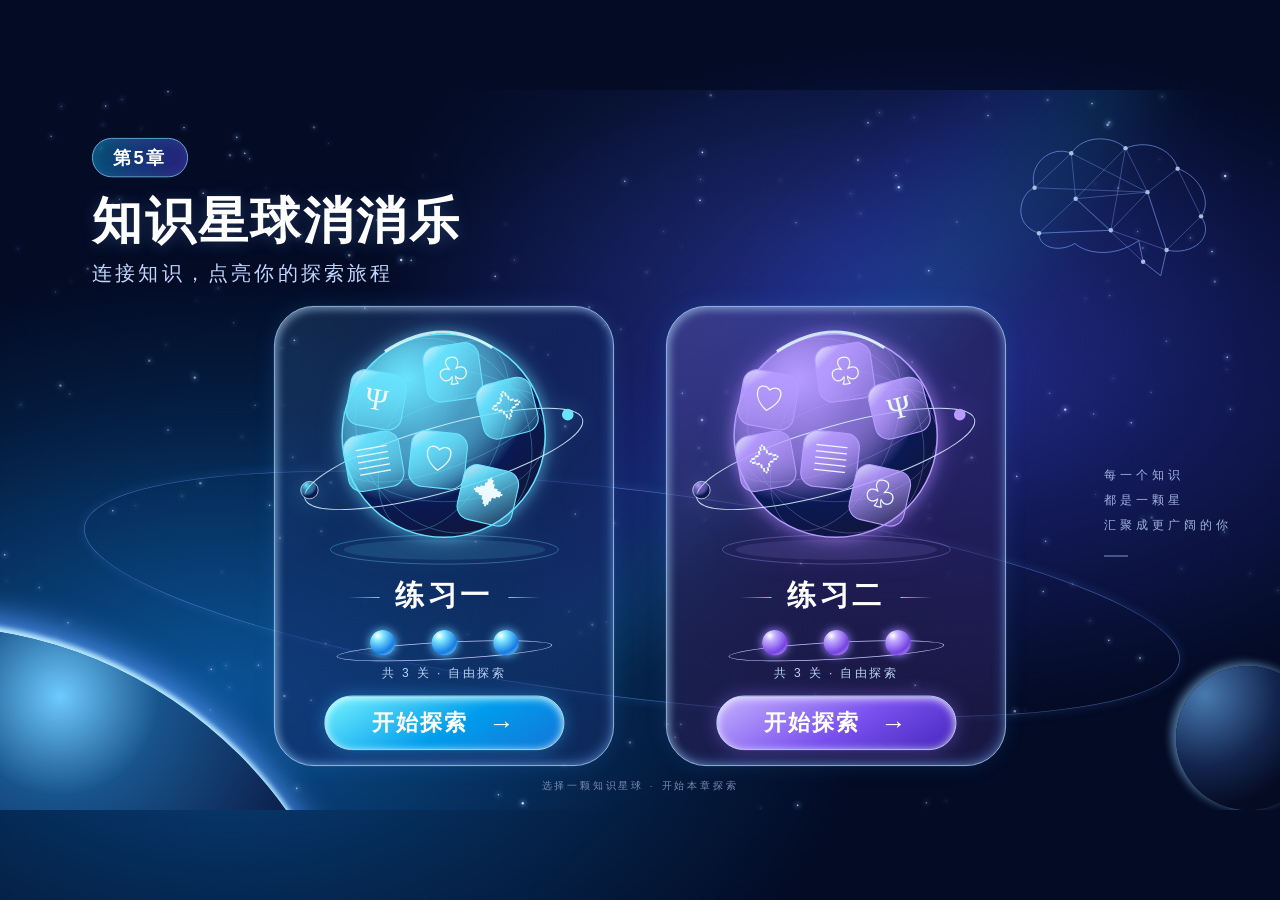
<file: games/05_第5章消消乐.html>
<!doctype html><html lang="zh-CN"><head><meta charset="utf-8"><meta name="viewport" content="width=device-width,initial-scale=1"><title>第5章 · 知识星球消消乐</title><style>
*{box-sizing:border-box}html,body{margin:0;width:100%;height:100%;overflow:hidden}body{background:#060d28;color:#fff;font-family:"PingFang SC","Microsoft YaHei",sans-serif}button{font:inherit;cursor:pointer}#home{position:absolute;inset:0;display:grid;place-items:center;background:radial-gradient(ellipse at 73% 42%,#1f2580 0,transparent 45%),radial-gradient(ellipse at 18% 77%,#07447e 0,transparent 43%),#030b25}.stage{position:absolute;left:50%;top:50%;width:1600px;height:900px;overflow:hidden;transform:translate(-50%,-50%) scale(var(--scale,1));transform-origin:center center;background:radial-gradient(ellipse at 64% 22%,#3653bd45,transparent 38%),radial-gradient(ellipse at 15% 82%,#168bed36,transparent 32%)}.stars{position:absolute;inset:0}.stars i{position:absolute;aspect-ratio:1;border-radius:50%;background:#dcefff;box-shadow:0 0 6px 1px #8db4ff}.nebula{position:absolute;width:1100px;height:300px;left:500px;top:150px;transform:rotate(-47deg);filter:blur(40px);background:linear-gradient(transparent,#293aba44,#10a9c62b,transparent);border-radius:50%}.orbit{position:absolute;border:1px solid #7198f780;border-radius:50%;width:1380px;height:260px;left:100px;top:500px;transform:rotate(7deg);box-shadow:0 0 15px #599bf72b}.earth{position:absolute;width:1100px;height:1100px;border-radius:50%;left:-640px;top:670px;background:radial-gradient(circle at 65% 8%,#6ecaff,#18548c 10%,#0c214e 25%,#050c24 45%);box-shadow:0 -6px 7px #b8ebff,0 -18px 40px #4e8feb}.moon{position:absolute;width:180px;height:180px;right:-50px;bottom:0;border-radius:50%;background:radial-gradient(circle at 20% 20%,#487ab1,#132650 43%,#050b22 70%);box-shadow:-5px -3px 12px #577fa6}.hero{position:absolute;left:115px;top:60px}.chapter{display:inline-block;padding:8px 25px;border:1px solid #74c9ff;border-radius:40px;font-size:23px;font-weight:700;letter-spacing:3px;background:linear-gradient(100deg,#0779a99c,#3a29a6a8);box-shadow:inset 0 0 16px #67c8fa25}h1{margin:18px 0 8px;font-size:62px;letter-spacing:4px;line-height:1.2;text-shadow:0 3px 18px #79aaf342}.subtitle{font-size:25px;color:#c2d5fc;letter-spacing:4px;margin:12px 0}.choices{position:absolute;left:50%;top:270px;transform:translateX(-50%);display:flex;gap:65px}.choice{position:relative;width:425px;height:575px;border:1.5px solid #b4d9ff;border-radius:50px;background:linear-gradient(140deg,#73c4ff25,#13296488 37%,#172d6875);box-shadow:inset 3px 3px 10px #c3e6ff80,inset -3px -4px 14px #69aaff5c,0 0 26px #3e9cff22;color:white;padding:0;transition:transform .2s,box-shadow .2s}.choice:hover,.choice:focus-visible{transform:translateY(-7px);box-shadow:inset 3px 3px 10px #d9f5ffad,0 0 35px #67d6ff69;outline:2px solid #d9efff;outline-offset:5px}.c1{background:linear-gradient(140deg,#b19aff35,#29205690 40%,#35296b70)}.planet{display:block;width:390px;height:326px;margin:-10px auto 0;filter:drop-shadow(0 0 14px #6bcaff65)}.c1 .planet{filter:drop-shadow(0 0 16px #a876ff75)}h2{margin:2px 0 10px;font-size:36px;letter-spacing:5px}h2:before,h2:after{content:"";display:inline-block;width:40px;height:1px;background:linear-gradient(90deg,transparent,#b2ecff);vertical-align:middle;margin:0 19px}h2:after{transform:rotate(180deg)}.level-orbit{position:relative;display:flex;justify-content:center;gap:45px;margin:18px auto 8px;width:250px}.level-orbit:before{content:"";position:absolute;inset:15px -10px -5px;border:1px solid #c0c5ff;border-radius:50%;transform:rotate(-3deg)}.level-orbit span{z-index:1;width:32px;height:32px;border-radius:50%;background:radial-gradient(circle at 30% 22%,white,#83e8ff 20%,#157ce4 65%,#a4eafa);box-shadow:0 0 12px #6dccff}.c1 .level-orbit span{background:radial-gradient(circle at 30% 22%,white,#c4afff 20%,#7542e3 65%,#d2baff);box-shadow:0 0 12px #a289ff}.count{margin:13px 0 18px;font-size:15px;color:#bad4f6;letter-spacing:3px}.cta{display:flex;align-items:center;justify-content:center;gap:26px;width:300px;height:68px;margin:auto;border-radius:40px;background:linear-gradient(150deg,#77f4ff,#009cec 55%,#1475d9);border:1.5px solid #d1fcff;box-shadow:inset 0 2px 10px #d9ffff,0 0 22px #2ea7fb75;font-size:28px;font-weight:700;letter-spacing:2px}.cta b{font-size:32px;font-weight:400}.c1 .cta{background:linear-gradient(150deg,#c6b2ff,#7950ee 55%,#4727bd);box-shadow:inset 0 2px 10px #efeaff,0 0 22px #9266fb75}.quote{position:absolute;right:60px;top:465px;color:#a0b3e0;line-height:2.1;font-size:15px;letter-spacing:5px}.quote:after{content:"";display:block;width:30px;height:1px;background:#a0b3e0;margin-top:22px}.brain{position:absolute;right:73px;top:36px;width:275px;height:220px;opacity:.8}.micro{position:absolute;bottom:21px;left:50%;transform:translateX(-50%);font-size:12px;letter-spacing:4px;color:#798bb5}#play{display:none;position:absolute;inset:0;background:#edf4ff}#play.active{display:block}.toolbar{height:48px;display:flex;align-items:center;justify-content:space-between;padding:0 24px;background:#111c42;color:#dfe9ff;font-size:14px}.toolbar button{color:#eaf3ff;background:#ffffff12;border:1px solid #879dc759;border-radius:8px;padding:6px 15px}.toolbar strong{letter-spacing:2px}iframe{display:block;width:100%;height:calc(100% - 48px);border:0}#home.hidden{display:none}@media(prefers-reduced-motion:reduce){.choice{transition:none}}
</style></head><body><main id="home"><div class="stage"><div class="nebula"></div><div class="stars"><i style="left:8.73%;top:58.38%;width:2px;opacity:0.69"></i><i style="left:17.64%;top:79.91%;width:1px;opacity:0.91"></i><i style="left:28.57%;top:84.86%;width:2px;opacity:0.29"></i><i style="left:72.65%;top:87.21%;width:3px;opacity:0.55"></i><i style="left:13.04%;top:47.06%;width:2px;opacity:0.57"></i><i style="left:22.93%;top:34.71%;width:2px;opacity:0.80"></i><i style="left:32.04%;top:23.59%;width:2px;opacity:0.62"></i><i style="left:18.21%;top:32.25%;width:2px;opacity:0.27"></i><i style="left:88.29%;top:46.08%;width:2px;opacity:0.77"></i><i style="left:90.72%;top:0.89%;width:1px;opacity:0.86"></i><i style="left:81.43%;top:69.50%;width:2px;opacity:0.64"></i><i style="left:53.26%;top:21.72%;width:1px;opacity:0.25"></i><i style="left:71.20%;top:37.67%;width:2px;opacity:0.90"></i><i style="left:60.93%;top:12.42%;width:1px;opacity:0.38"></i><i style="left:19.07%;top:20.53%;width:1px;opacity:0.26"></i><i style="left:86.58%;top:76.37%;width:2px;opacity:0.73"></i><i style="left:79.17%;top:86.16%;width:3px;opacity:0.57"></i><i style="left:38.65%;top:25.75%;width:2px;opacity:0.71"></i><i style="left:95.82%;top:38.77%;width:1px;opacity:0.50"></i><i style="left:72.54%;top:57.71%;width:1px;opacity:0.75"></i><i style="left:15.09%;top:39.27%;width:1px;opacity:0.31"></i><i style="left:86.41%;top:4.70%;width:3px;opacity:0.65"></i><i style="left:95.80%;top:36.96%;width:2px;opacity:0.86"></i><i style="left:66.41%;top:14.30%;width:1px;opacity:0.66"></i><i style="left:27.85%;top:17.98%;width:1px;opacity:0.30"></i><i style="left:74.48%;top:41.23%;width:2px;opacity:0.92"></i><i style="left:77.05%;top:0.89%;width:1px;opacity:0.61"></i><i style="left:4.75%;top:2.20%;width:1px;opacity:0.88"></i><i style="left:37.04%;top:62.61%;width:3px;opacity:0.42"></i><i style="left:28.50%;top:71.04%;width:1px;opacity:0.25"></i><i style="left:66.15%;top:57.45%;width:2px;opacity:0.43"></i><i style="left:14.31%;top:5.11%;width:2px;opacity:0.62"></i><i style="left:18.88%;top:48.11%;width:1px;opacity:0.51"></i><i style="left:34.01%;top:9.01%;width:1px;opacity:0.43"></i><i style="left:83.13%;top:44.22%;width:3px;opacity:0.87"></i><i style="left:69.47%;top:61.58%;width:2px;opacity:0.34"></i><i style="left:11.54%;top:37.45%;width:3px;opacity:0.42"></i><i style="left:86.65%;top:28.47%;width:2px;opacity:0.27"></i><i style="left:85.28%;top:1.82%;width:2px;opacity:0.67"></i><i style="left:67.14%;top:25.74%;width:1px;opacity:0.43"></i><i style="left:54.84%;top:8.53%;width:2px;opacity:0.93"></i><i style="left:53.14%;top:87.97%;width:2px;opacity:0.73"></i><i style="left:86.58%;top:4.29%;width:3px;opacity:0.46"></i><i style="left:43.98%;top:93.65%;width:2px;opacity:0.37"></i><i style="left:88.97%;top:78.81%;width:2px;opacity:0.93"></i><i style="left:3.03%;top:68.97%;width:2px;opacity:0.43"></i><i style="left:38.86%;top:97.73%;width:2px;opacity:0.71"></i><i style="left:7.88%;top:7.99%;width:1px;opacity:0.89"></i><i style="left:71.42%;top:82.52%;width:2px;opacity:0.90"></i><i style="left:19.07%;top:8.66%;width:2px;opacity:0.78"></i><i style="left:54.97%;top:59.67%;width:1px;opacity:0.58"></i><i style="left:10.58%;top:57.71%;width:1px;opacity:0.48"></i><i style="left:55.10%;top:51.90%;width:1px;opacity:0.82"></i><i style="left:35.51%;top:84.60%;width:1px;opacity:0.51"></i><i style="left:0.31%;top:64.43%;width:2px;opacity:0.84"></i><i style="left:68.11%;top:35.37%;width:2px;opacity:0.62"></i><i style="left:92.95%;top:20.48%;width:2px;opacity:0.47"></i><i style="left:0.52%;top:68.08%;width:1px;opacity:0.36"></i><i style="left:16.43%;top:80.33%;width:2px;opacity:0.72"></i><i style="left:52.11%;top:88.00%;width:2px;opacity:0.51"></i><i style="left:8.05%;top:87.07%;width:1px;opacity:0.46"></i><i style="left:90.59%;top:9.53%;width:1px;opacity:0.28"></i><i style="left:4.79%;top:88.16%;width:3px;opacity:0.91"></i><i style="left:99.79%;top:69.45%;width:1px;opacity:0.71"></i><i style="left:7.90%;top:8.36%;width:1px;opacity:0.26"></i><i style="left:92.25%;top:66.49%;width:1px;opacity:0.57"></i><i style="left:85.40%;top:44.87%;width:2px;opacity:0.47"></i><i style="left:89.87%;top:59.26%;width:3px;opacity:0.27"></i><i style="left:51.79%;top:19.53%;width:1px;opacity:0.52"></i><i style="left:48.02%;top:60.10%;width:1px;opacity:0.70"></i><i style="left:69.01%;top:75.19%;width:1px;opacity:0.88"></i><i style="left:52.66%;top:89.80%;width:2px;opacity:0.74"></i><i style="left:18.45%;top:6.42%;width:2px;opacity:0.76"></i><i style="left:19.41%;top:9.40%;width:2px;opacity:0.43"></i><i style="left:89.90%;top:41.86%;width:2px;opacity:0.25"></i><i style="left:77.13%;top:3.45%;width:2px;opacity:0.62"></i><i style="left:86.53%;top:26.44%;width:1px;opacity:0.34"></i><i style="left:99.23%;top:10.10%;width:1px;opacity:0.29"></i><i style="left:3.86%;top:83.95%;width:2px;opacity:0.27"></i><i style="left:33.88%;top:36.48%;width:1px;opacity:0.71"></i><i style="left:24.23%;top:84.71%;width:2px;opacity:0.74"></i><i style="left:96.30%;top:99.97%;width:3px;opacity:0.58"></i><i style="left:68.71%;top:3.13%;width:1px;opacity:0.92"></i><i style="left:48.72%;top:12.61%;width:2px;opacity:0.73"></i><i style="left:7.69%;top:24.86%;width:3px;opacity:0.75"></i><i style="left:31.26%;top:23.43%;width:3px;opacity:0.87"></i><i style="left:54.66%;top:12.36%;width:1px;opacity:0.86"></i><i style="left:15.58%;top:54.44%;width:3px;opacity:0.46"></i><i style="left:5.40%;top:42.09%;width:2px;opacity:0.30"></i><i style="left:15.34%;top:29.26%;width:1px;opacity:0.28"></i><i style="left:81.76%;top:1.22%;width:3px;opacity:0.30"></i><i style="left:34.43%;top:58.42%;width:3px;opacity:0.25"></i><i style="left:31.08%;top:20.49%;width:3px;opacity:0.26"></i><i style="left:85.51%;top:13.02%;width:1px;opacity:0.27"></i><i style="left:22.02%;top:35.77%;width:1px;opacity:0.53"></i><i style="left:9.29%;top:15.06%;width:1px;opacity:0.90"></i><i style="left:96.19%;top:96.54%;width:2px;opacity:0.28"></i><i style="left:40.73%;top:98.93%;width:3px;opacity:0.91"></i><i style="left:33.07%;top:11.87%;width:1px;opacity:0.36"></i><i style="left:24.98%;top:61.10%;width:3px;opacity:0.41"></i><i style="left:38.44%;top:36.02%;width:1px;opacity:0.92"></i><i style="left:74.08%;top:67.07%;width:1px;opacity:0.34"></i><i style="left:53.26%;top:42.01%;width:2px;opacity:0.67"></i><i style="left:39.42%;top:18.55%;width:1px;opacity:0.36"></i><i style="left:17.88%;top:82.88%;width:1px;opacity:0.75"></i><i style="left:44.07%;top:46.51%;width:3px;opacity:0.63"></i><i style="left:70.90%;top:9.74%;width:1px;opacity:0.36"></i><i style="left:72.58%;top:59.40%;width:1px;opacity:0.91"></i><i style="left:70.98%;top:34.35%;width:1px;opacity:0.52"></i><i style="left:94.65%;top:22.32%;width:2px;opacity:0.78"></i><i style="left:99.14%;top:89.30%;width:2px;opacity:0.89"></i><i style="left:49.12%;top:90.49%;width:3px;opacity:0.37"></i><i style="left:33.16%;top:54.62%;width:1px;opacity:0.92"></i><i style="left:95.60%;top:61.37%;width:1px;opacity:0.89"></i><i style="left:54.78%;top:45.62%;width:3px;opacity:0.92"></i><i style="left:20.97%;top:57.51%;width:2px;opacity:0.66"></i><i style="left:57.30%;top:81.57%;width:1px;opacity:0.26"></i><i style="left:21.83%;top:62.12%;width:2px;opacity:0.95"></i><i style="left:38.78%;top:54.70%;width:2px;opacity:0.72"></i><i style="left:28.42%;top:30.19%;width:2px;opacity:0.59"></i><i style="left:79.35%;top:53.55%;width:2px;opacity:0.66"></i><i style="left:45.95%;top:29.98%;width:3px;opacity:0.29"></i><i style="left:74.67%;top:18.19%;width:2px;opacity:0.39"></i><i style="left:8.77%;top:15.73%;width:2px;opacity:0.49"></i><i style="left:66.66%;top:30.91%;width:2px;opacity:0.35"></i><i style="left:99.16%;top:81.17%;width:3px;opacity:0.41"></i><i style="left:68.14%;top:42.07%;width:2px;opacity:0.41"></i><i style="left:61.89%;top:59.34%;width:2px;opacity:0.36"></i><i style="left:42.72%;top:36.63%;width:2px;opacity:0.57"></i><i style="left:20.15%;top:79.81%;width:2px;opacity:0.58"></i><i style="left:11.03%;top:5.34%;width:1px;opacity:0.37"></i><i style="left:47.32%;top:73.74%;width:2px;opacity:0.36"></i><i style="left:36.47%;top:75.60%;width:1px;opacity:0.87"></i><i style="left:21.73%;top:76.89%;width:1px;opacity:0.57"></i><i style="left:75.79%;top:50.85%;width:3px;opacity:0.65"></i><i style="left:15.13%;top:39.73%;width:3px;opacity:0.61"></i><i style="left:54.62%;top:15.22%;width:2px;opacity:0.82"></i><i style="left:47.18%;top:32.54%;width:2px;opacity:0.45"></i><i style="left:17.30%;top:66.92%;width:1px;opacity:0.48"></i><i style="left:85.10%;top:73.71%;width:1px;opacity:0.63"></i><i style="left:23.11%;top:96.90%;width:2px;opacity:0.75"></i><i style="left:16.40%;top:95.50%;width:1px;opacity:0.70"></i><i style="left:72.33%;top:98.93%;width:2px;opacity:0.51"></i><i style="left:75.92%;top:50.99%;width:1px;opacity:0.41"></i><i style="left:73.85%;top:98.63%;width:1px;opacity:0.36"></i><i style="left:55.43%;top:0.61%;width:3px;opacity:0.32"></i><i style="left:29.37%;top:17.86%;width:3px;opacity:0.28"></i><i style="left:29.20%;top:87.51%;width:2px;opacity:0.30"></i><i style="left:8.02%;top:4.77%;width:1px;opacity:0.58"></i><i style="left:97.60%;top:67.10%;width:1px;opacity:0.49"></i><i style="left:13.83%;top:90.17%;width:2px;opacity:0.70"></i><i style="left:34.56%;top:51.76%;width:1px;opacity:0.84"></i><i style="left:67.21%;top:17.12%;width:1px;opacity:0.74"></i><i style="left:5.50%;top:26.61%;width:1px;opacity:0.35"></i><i style="left:1.57%;top:43.68%;width:1px;opacity:0.70"></i><i style="left:4.34%;top:27.98%;width:1px;opacity:0.54"></i><i style="left:62.49%;top:65.67%;width:2px;opacity:0.90"></i><i style="left:62.52%;top:60.44%;width:2px;opacity:0.73"></i><i style="left:84.77%;top:28.85%;width:1px;opacity:0.42"></i><i style="left:54.49%;top:49.57%;width:3px;opacity:0.29"></i><i style="left:62.25%;top:99.19%;width:2px;opacity:0.92"></i><i style="left:4.35%;top:75.77%;width:1px;opacity:0.38"></i><i style="left:56.78%;top:41.92%;width:1px;opacity:0.67"></i><i style="left:79.98%;top:86.14%;width:1px;opacity:0.34"></i><i style="left:67.72%;top:4.48%;width:2px;opacity:0.78"></i><i style="left:23.23%;top:20.06%;width:3px;opacity:0.74"></i><i style="left:70.12%;top:13.29%;width:3px;opacity:0.85"></i><i style="left:17.90%;top:8.92%;width:3px;opacity:0.35"></i><i style="left:83.74%;top:68.58%;width:1px;opacity:0.79"></i><i style="left:46.21%;top:74.12%;width:3px;opacity:0.51"></i><i style="left:25.73%;top:54.28%;width:3px;opacity:0.32"></i><i style="left:22.06%;top:43.75%;width:1px;opacity:0.40"></i><i style="left:19.87%;top:43.72%;width:2px;opacity:0.35"></i><i style="left:72.49%;top:25.01%;width:2px;opacity:0.86"></i><i style="left:71.35%;top:3.75%;width:1px;opacity:0.70"></i><i style="left:4.63%;top:40.88%;width:3px;opacity:0.51"></i><i style="left:25.65%;top:7.37%;width:1px;opacity:0.43"></i><i style="left:96.07%;top:44.21%;width:2px;opacity:0.44"></i><i style="left:50.49%;top:25.27%;width:1px;opacity:0.74"></i><i style="left:75.48%;top:51.43%;width:1px;opacity:0.68"></i><i style="left:59.35%;top:99.72%;width:1px;opacity:0.34"></i><i style="left:6.72%;top:24.66%;width:3px;opacity:0.28"></i><i style="left:94.80%;top:26.43%;width:3px;opacity:0.38"></i><i style="left:67.65%;top:89.67%;width:2px;opacity:0.52"></i><i style="left:5.24%;top:73.84%;width:2px;opacity:0.67"></i><i style="left:13.09%;top:0.07%;width:2px;opacity:0.63"></i><i style="left:91.05%;top:34.83%;width:2px;opacity:0.39"></i><i style="left:41.50%;top:35.69%;width:1px;opacity:0.76"></i><i style="left:22.82%;top:50.86%;width:2px;opacity:0.56"></i><i style="left:86.92%;top:40.03%;width:1px;opacity:0.53"></i><i style="left:12.94%;top:35.28%;width:1px;opacity:0.46"></i><i style="left:40.20%;top:23.50%;width:1px;opacity:0.75"></i><i style="left:1.35%;top:22.03%;width:1px;opacity:0.45"></i><i style="left:0.37%;top:82.75%;width:1px;opacity:0.63"></i><i style="left:25.39%;top:76.74%;width:2px;opacity:0.83"></i><i style="left:85.55%;top:56.08%;width:1px;opacity:0.47"></i><i style="left:26.81%;top:44.64%;width:3px;opacity:0.35"></i><i style="left:95.61%;top:11.76%;width:3px;opacity:0.87"></i><i style="left:87.26%;top:13.39%;width:3px;opacity:0.25"></i><i style="left:34.73%;top:44.98%;width:1px;opacity:0.68"></i><i style="left:3.91%;top:6.37%;width:2px;opacity:0.44"></i><i style="left:44.86%;top:58.80%;width:2px;opacity:0.90"></i><i style="left:1.31%;top:95.96%;width:1px;opacity:0.66"></i><i style="left:44.36%;top:72.31%;width:2px;opacity:0.33"></i><i style="left:81.92%;top:41.98%;width:2px;opacity:0.36"></i><i style="left:8.62%;top:94.35%;width:2px;opacity:0.82"></i><i style="left:45.30%;top:75.34%;width:1px;opacity:0.63"></i><i style="left:14.18%;top:56.34%;width:1px;opacity:0.69"></i><i style="left:88.83%;top:19.59%;width:2px;opacity:0.41"></i><i style="left:71.43%;top:89.46%;width:1px;opacity:0.88"></i><i style="left:9.48%;top:1.21%;width:1px;opacity:0.72"></i><i style="left:60.63%;top:60.85%;width:1px;opacity:0.58"></i><i style="left:22.14%;top:84.05%;width:3px;opacity:0.87"></i><i style="left:15.81%;top:14.18%;width:2px;opacity:0.76"></i><i style="left:82.69%;top:45.16%;width:1px;opacity:0.51"></i><i style="left:66.91%;top:9.54%;width:3px;opacity:0.44"></i><i style="left:20.77%;top:13.55%;width:1px;opacity:0.35"></i><i style="left:17.03%;top:27.46%;width:1px;opacity:0.74"></i><i style="left:8.18%;top:2.10%;width:2px;opacity:0.65"></i><i style="left:1.09%;top:93.33%;width:1px;opacity:0.52"></i><i style="left:24.44%;top:5.00%;width:3px;opacity:0.31"></i><i style="left:89.17%;top:59.49%;width:1px;opacity:0.65"></i><i style="left:81.61%;top:62.50%;width:2px;opacity:0.66"></i><i style="left:63.69%;top:83.88%;width:1px;opacity:0.56"></i><i style="left:27.19%;top:22.74%;width:3px;opacity:0.50"></i><i style="left:16.39%;top:86.01%;width:2px;opacity:0.40"></i><i style="left:69.95%;top:11.80%;width:2px;opacity:0.71"></i><i style="left:62.12%;top:18.37%;width:2px;opacity:0.42"></i><i style="left:48.44%;top:33.10%;width:2px;opacity:0.29"></i><i style="left:89.18%;top:21.74%;width:3px;opacity:0.25"></i></div><div class="orbit"></div><div class="earth"></div><div class="moon"></div><svg class="brain" viewBox="0 0 300 220" aria-hidden="true"><defs><filter id="b"><feGaussianBlur stdDeviation="2"/></filter></defs><g stroke="#81aaff" fill="none"><path d="M51 146C13 134 25 91 45 84C35 53 67 25 95 37C113 10 153 14 169 30C205 16 235 36 240 58C269 67 288 102 272 123C292 152 260 177 225 169L217 204L193 185L187 156C152 181 114 173 100 160C76 174 50 164 51 146Z"/><path d="M45 84L95 37L101 99L51 146L149 142L169 30L199 90L240 58L272 123L225 169L199 90L149 142L101 99L193 185M95 37L199 90L101 99L169 30M45 84L199 90L225 169L149 142L51 146" opacity=".6"/></g><g fill="#d1e5ff"><circle cx="45" cy="84" r="3"/><circle cx="95" cy="37" r="3"/><circle cx="101" cy="99" r="3"/><circle cx="51" cy="146" r="3"/><circle cx="149" cy="142" r="3"/><circle cx="169" cy="30" r="3"/><circle cx="199" cy="90" r="3"/><circle cx="240" cy="58" r="3"/><circle cx="272" cy="123" r="3"/><circle cx="225" cy="169" r="3"/><circle cx="193" cy="185" r="3"/></g></svg><header class="hero"><span class="chapter">第5章</span><h1>知识星球消消乐</h1><p class="subtitle">连接知识，点亮你的探索旅程</p></header><section class="choices" aria-label="选择练习"><button class="choice c0" data-practice="0" aria-label="练习一，共3关，开始探索"><svg class="planet" viewBox="0 0 430 350" aria-hidden="true"><defs><radialGradient id="sphere#69e4ff" cx="32%" cy="22%" r="80%"><stop stop-color="#69e4ff"/><stop offset=".4" stop-color="#69e4ff" stop-opacity=".32"/><stop offset=".77" stop-color="#091953"/><stop offset="1" stop-color="#10163f"/></radialGradient><linearGradient id="tile#69e4ff" x2=".8" y2="1"><stop stop-color="#eefbff" stop-opacity=".86"/><stop offset=".26" stop-color="#69e4ff" stop-opacity=".93"/><stop offset="1" stop-color="#69e4ff" stop-opacity=".22"/></linearGradient><filter id="glow#69e4ff"><feGaussianBlur stdDeviation="7"/></filter></defs><ellipse cx="215" cy="320" rx="157" ry="20" fill="none" stroke="#69e4ff" opacity=".45"/><ellipse cx="215" cy="320" rx="139" ry="14" fill="#69e4ff" opacity=".12"/><circle cx="214" cy="163" r="145" fill="#69e4ff" opacity=".28" filter="url(#glow#69e4ff)"/><circle cx="214" cy="163" r="140" fill="url(#sphere#69e4ff)" stroke="#69e4ff" stroke-width="2"/><g fill="none" stroke="#69e4ff" opacity=".4"><ellipse cx="214" cy="163" rx="75" ry="140" transform="rotate(25 214 163)"/><ellipse cx="214" cy="163" rx="115" ry="140" transform="rotate(-30 214 163)"/><ellipse cx="214" cy="163" rx="140" ry="45" transform="rotate(-20 214 163)"/><ellipse cx="214" cy="163" rx="140" ry="91"/></g><ellipse cx="214" cy="195" rx="199" ry="45" transform="rotate(-16 214 195)" fill="none" stroke="#dbf7ff" stroke-width="1.3" opacity=".85"/><g transform="translate(90 69) rotate(10)"><rect width="77" height="77" rx="19" fill="url(#tile#69e4ff)" stroke="#69e4ff" stroke-width="1.5"/><text x="38.5" y="52" text-anchor="middle" font-size="43" fill="#ecfaff" font-family="Georgia">Ψ</text></g><g transform="translate(183 43) rotate(-8)"><rect width="77" height="77" rx="19" fill="url(#tile#69e4ff)" stroke="#69e4ff" stroke-width="1.5"/><text x="38.5" y="52" text-anchor="middle" font-size="43" fill="#ecfaff" font-family="Georgia">♧</text></g><g transform="translate(255 97) rotate(-14)"><rect width="77" height="77" rx="19" fill="url(#tile#69e4ff)" stroke="#69e4ff" stroke-width="1.5"/><text x="38.5" y="52" text-anchor="middle" font-size="43" fill="#ecfaff" font-family="Georgia">✧</text></g><g transform="translate(73 167) rotate(-10)"><rect width="77" height="77" rx="19" fill="url(#tile#69e4ff)" stroke="#69e4ff" stroke-width="1.5"/><text x="38.5" y="52" text-anchor="middle" font-size="43" fill="#ecfaff" font-family="Georgia">▤</text></g><g transform="translate(172 154) rotate(6)"><rect width="77" height="77" rx="19" fill="url(#tile#69e4ff)" stroke="#69e4ff" stroke-width="1.5"/><text x="38.5" y="52" text-anchor="middle" font-size="43" fill="#ecfaff" font-family="Georgia">♡</text></g><g transform="translate(246 199) rotate(13)"><rect width="77" height="77" rx="19" fill="url(#tile#69e4ff)" stroke="#69e4ff" stroke-width="1.5"/><text x="38.5" y="52" text-anchor="middle" font-size="43" fill="#ecfaff" font-family="Georgia">✦</text></g><circle cx="29" cy="238" r="12" fill="url(#sphere#69e4ff)" stroke="#ddfaff"/><circle cx="385" cy="134" r="8" fill="#69e4ff"/><path d="M133 47Q211 -4 281 42" fill="none" stroke="#e2ffff" stroke-width="4" opacity=".85"/></svg><h2>练习一</h2><div class="level-orbit"><span></span><span></span><span></span></div><p class="count">共 3 关 · 自由探索</p><div class="cta">开始探索 <b>→</b></div></button><button class="choice c1" data-practice="1" aria-label="练习二，共3关，开始探索"><svg class="planet" viewBox="0 0 430 350" aria-hidden="true"><defs><radialGradient id="sphere#b79bff" cx="32%" cy="22%" r="80%"><stop stop-color="#b79bff"/><stop offset=".4" stop-color="#b79bff" stop-opacity=".32"/><stop offset=".77" stop-color="#091953"/><stop offset="1" stop-color="#10163f"/></radialGradient><linearGradient id="tile#b79bff" x2=".8" y2="1"><stop stop-color="#eefbff" stop-opacity=".86"/><stop offset=".26" stop-color="#b79bff" stop-opacity=".93"/><stop offset="1" stop-color="#b79bff" stop-opacity=".22"/></linearGradient><filter id="glow#b79bff"><feGaussianBlur stdDeviation="7"/></filter></defs><ellipse cx="215" cy="320" rx="157" ry="20" fill="none" stroke="#b79bff" opacity=".45"/><ellipse cx="215" cy="320" rx="139" ry="14" fill="#b79bff" opacity=".12"/><circle cx="214" cy="163" r="145" fill="#b79bff" opacity=".28" filter="url(#glow#b79bff)"/><circle cx="214" cy="163" r="140" fill="url(#sphere#b79bff)" stroke="#b79bff" stroke-width="2"/><g fill="none" stroke="#b79bff" opacity=".4"><ellipse cx="214" cy="163" rx="75" ry="140" transform="rotate(25 214 163)"/><ellipse cx="214" cy="163" rx="115" ry="140" transform="rotate(-30 214 163)"/><ellipse cx="214" cy="163" rx="140" ry="45" transform="rotate(-20 214 163)"/><ellipse cx="214" cy="163" rx="140" ry="91"/></g><ellipse cx="214" cy="195" rx="199" ry="45" transform="rotate(-16 214 195)" fill="none" stroke="#dbf7ff" stroke-width="1.3" opacity=".85"/><g transform="translate(90 69) rotate(10)"><rect width="77" height="77" rx="19" fill="url(#tile#b79bff)" stroke="#b79bff" stroke-width="1.5"/><text x="38.5" y="52" text-anchor="middle" font-size="43" fill="#ecfaff" font-family="Georgia">♡</text></g><g transform="translate(183 43) rotate(-8)"><rect width="77" height="77" rx="19" fill="url(#tile#b79bff)" stroke="#b79bff" stroke-width="1.5"/><text x="38.5" y="52" text-anchor="middle" font-size="43" fill="#ecfaff" font-family="Georgia">♧</text></g><g transform="translate(255 97) rotate(-14)"><rect width="77" height="77" rx="19" fill="url(#tile#b79bff)" stroke="#b79bff" stroke-width="1.5"/><text x="38.5" y="52" text-anchor="middle" font-size="43" fill="#ecfaff" font-family="Georgia">Ψ</text></g><g transform="translate(73 167) rotate(-10)"><rect width="77" height="77" rx="19" fill="url(#tile#b79bff)" stroke="#b79bff" stroke-width="1.5"/><text x="38.5" y="52" text-anchor="middle" font-size="43" fill="#ecfaff" font-family="Georgia">✧</text></g><g transform="translate(172 154) rotate(6)"><rect width="77" height="77" rx="19" fill="url(#tile#b79bff)" stroke="#b79bff" stroke-width="1.5"/><text x="38.5" y="52" text-anchor="middle" font-size="43" fill="#ecfaff" font-family="Georgia">▤</text></g><g transform="translate(246 199) rotate(13)"><rect width="77" height="77" rx="19" fill="url(#tile#b79bff)" stroke="#b79bff" stroke-width="1.5"/><text x="38.5" y="52" text-anchor="middle" font-size="43" fill="#ecfaff" font-family="Georgia">♧</text></g><circle cx="29" cy="238" r="12" fill="url(#sphere#b79bff)" stroke="#ddfaff"/><circle cx="385" cy="134" r="8" fill="#b79bff"/><path d="M133 47Q211 -4 281 42" fill="none" stroke="#e2ffff" stroke-width="4" opacity=".85"/></svg><h2>练习二</h2><div class="level-orbit"><span></span><span></span><span></span></div><p class="count">共 3 关 · 自由探索</p><div class="cta">开始探索 <b>→</b></div></button></section><aside class="quote">每一个知识<br>都是一颗星<br>汇聚成更广阔的你</aside><div class="micro">选择一颗知识星球 · 开始本章探索</div></div></main><section id="play"><nav class="toolbar"><button id="back">← 返回练习选择</button><strong id="current"></strong><span>知识星球消消乐</span></nav><iframe id="game" title="消消乐游戏" sandbox="allow-scripts allow-same-origin"></iframe></section><script>
const SOURCES=["[base64]/[base64]/lnaYiXSwgWyLoibrmnK/[base64]/mtq/nmoTlhoXmtrXlhbfmnIkiLCAi57uI6Lqr5oCnIiwgIueLrOeJueaApyJdXX0sIHsiaWQiOiAiZ2FtZTMiLCAidGl0bGUiOiAi56ysM+WFsyIsICJ3aWRlVGVybUxheW91dCI6IGZhbHNlLCAiZ3JvdXBzIjogW1siU1dPVOWIhuaekCIsICLmgIHlir/liIbmnpAiLCAi55Sf5rav5Yaz562W5bel5YW3Il0sIFsi5LyY5Yq/[base64]/[base64]/meS4gOe7hOWNoeeJh+WvueS4iuS6huOAgiJdLAogICAgICBbIueos++8gSIsICLnn6Xor4bngrnmiJDlip/ov57otbfmnaXkuobjgIIiXSwKICAgICAgWyJOaWNl77yBIiwgIui/[base64]/meS4gOe7hOmHjOa3t+WFpeS6huWIq+eahOWMuemFjeWNoeOAgiJdLAogICAgICBbIuWGjeadpe+8gSIsICLph43mlrDmib7lkIzkuIDnu4Tnur/[base64]/LmdldEJvdW5kaW5nQ2xpZW50UmVjdCgpOwogICAgICBjb25zdCBzaGVsbCA9IGRvY3VtZW50LnF1ZXJ5U2VsZWN0b3IoIi5hcHAtc2hlbGwiKS5nZXRCb3VuZGluZ0NsaWVudFJlY3QoKTsKICAgICAgY29uc3QgeCA9IHRhcmdldCA/[base64]/[base64]/[base64]/[base64]/[base64]/[base64]/[base64]/[base64]/[base64]/[base64]/[base64]/[base64]/[base64]/[base64]/ICIiIDogYHJlcGVhdCgke3N0YXRlLmxheW91dENvbHVtbnN9LCBtaW5tYXgoMCwgMWZyKSlgOwogICAgICBjb25zdCBvcmRlcmVkQ2FyZHMgPSB3aWRlVGVybUxheW91dCA/[base64]/ICLog73ph4/mraXlt7LlkK/[base64]/[base64]/[base64]/[base64]/[base64]/LmNsYXNzTGlzdC5hZGQoImhpbnQiKSk7CiAgICAgIGZpcmVGZWVkYmFjaygic3VjY2VzcyIsICLnur/[base64]/[base64]/[base64]/nua2iOS4jeaWreOAgiIsICLog73ph4/[base64]/[base64]/[base64]/[base64]/mraXnlJ/[base64]/ICIz5YWz5bey5YWo6YOo54K55Lqu77yM5a6M5oiQ5pys56ug55+l6K+G5oyR5oiY44CCIgogICAgICAgIDogYOacrOWFs+W3suWujOaIkO+8jOi/mOWJqSAke3JlbWFpbmluZ30g5YWz5Y+v5Lul57un57ut5oyR5oiY44CCYDsKICAgICAgcmVmcy5uZXh0QnRuLnRleHRDb250ZW50ID0gYWxsRG9uZSA/[base64]/iOWwlOaWry3luIPph4zmoLzmlq/nsbvlnovmjIfmoIciOiBbIui/[base64]/[base64]/[base64]", "[base64]/mtq/[base64]/[base64]/[base64]/tSJdLAogICAgICAgICAgICBbIuaWveaBqeaPkOWHuueahOamguW/teaYryIsICLogYzkuJrplJoiLCAi6IGM5Lia5Lu35YC86KeCIl0sCiAgICAgICAgICAgIFsi6IGM5Lia55Sf5rav6KeE5YiS55qE57G75Z6L5YyF5ousIiwgIuefreacn+inhOWIkiIsICLkuK3mnJ/[base64]/[base64]/5Y2a55+l6K+G6Z2iIiwgIuS4k+S4mua3seW6piJdLAogICAgICAgICAgICBbIlNNQVJU5Y6f5YiZ6KaB5rGC55uu5qCH5YW35pyJIiwgIuWFt+S9k+eahCIsICLlj6/ooaHph4/[base64]/[base64]/g+eQhueahOihqOeOsOWMheaLrCIsICLnm7Lnm67mlIDmr5QiLCAi6Z2i5a2Q6Zeu6aKYIl0sCiAgICAgICAgICAgIFsi6Ieq6LSf5b+D55CG55qE6LCD6YCC5pa55rOV5YyF5ousIiwgIuepuuadr+W/g+aAgSIsICLmiJLpqoTmiJLouoEiXSwKICAgICAgICAgICAgWyLoh6rljZHlv4PnkIbnmoTosIPpgILmlrnms5XljIXmi6wiLCAi5aSa55yL5LyY54K5IiwgIuaOpee6s+iHquaIkSJdLAogICAgICAgICAgICBbIuS7juS8l+W/g+eQhueahOihqOeOsOWMheaLrCIsICLpmo/lpKfmtYEiLCAi55uy55uu6Lef6aOOIl0sCiAgICAgICAgICAgIFsiU1dPVOWIhuaekOWMheaLrCIsICLkvJjlir/liIbmnpAiLCAi5byx5Yq/5YiG5p6QIl0sCiAgICAgICAgICAgIFsi56S+5Lya5pSv5oyB57O757uf5YyF5ousIiwgIuWutuW6reaUr+aMgSIsICLmnIvovojmlK/[base64]/[base64]/meS4gOe7hOWNoeeJh+WvueS4iuS6huOAgiJdLAogICAgICBbIueos++8gSIsICLnn6Xor4bngrnmiJDlip/ov57otbfmnaXkuobjgIIiXSwKICAgICAgWyJOaWNl77yBIiwgIui/[base64]/meS4gOe7hOmHjOa3t+WFpeS6huWIq+eahOWMuemFjeWNoeOAgiJdLAogICAgICBbIuWGjeadpe+8gSIsICLph43mlrDmib7lkIzkuIDnu4Tnur/[base64]/LmdldEJvdW5kaW5nQ2xpZW50UmVjdCgpOwogICAgICBjb25zdCBzaGVsbCA9IGRvY3VtZW50LnF1ZXJ5U2VsZWN0b3IoIi5hcHAtc2hlbGwiKS5nZXRCb3VuZGluZ0NsaWVudFJlY3QoKTsKICAgICAgY29uc3QgeCA9IHRhcmdldCA/[base64]/[base64]/mnKjmp4zooaXnu5kiLCAi6L+e57ut54K56ZSZIDEwIOasoe+8jOmAgeS9oOS4gOaKiuWwj+acqOanjOOAgiIsICLlsI/[base64]/[base64]/[base64]/[base64]/[base64]/[base64]/[base64]/or4Y8YnI+5YyF5ousIl0sCiAgICAgIFsi6K6k6K+G6L+H56iL5YyF5ousIiwgIuiupOivhui/h+eoizxicj7ljIXmi6wiXSwKICAgICAgWyLmhI/lv5flk4HotKjljIXmi6wiLCAi5oSP5b+X5ZOB6LSoPGJyPuWMheaLrCJdLAogICAgICBbIuaDheaEn+S4juaEj+W/l+i/h+eoi+WMheaLrCIsICLmg4XmhJ/kuI7mhI/[base64]/[base64]/g+eQhuWPkeWxleinhOW+iyIsICLlv4PnkIblj5HlsZU8YnI+6KeE5b6LIl0sCiAgICAgIFsi5b+D55CG5Y+R5bGV54m554K5IiwgIuW/g+eQhuWPkeWxlTxicj7nibnngrkiXSwKICAgICAgWyLmnInmlYjlv4PnkIbosIPoioIiLCAi5pyJ5pWI5b+D55CGPGJyPuiwg+iKgiJdLAogICAgICBbIuenr+aegeW/g+eQhuWTgei0qCIsICLnp6/mnoHlv4PnkIY8YnI+5ZOB6LSoIl0sCiAgICAgIFsi5b+D55CG5YGl5bq357u05oqkIiwgIuW/g+eQhuWBpeW6tzxicj7nu7TmiqQiXSwKICAgICAgWyLlv4PnkIbpl67popjnsbvlnosiLCAi5b+D55CG6Zeu6aKYPGJyPuexu+WeiyJdLAogICAgICBbIuekvuS8muaUr+aMgeezu+e7nyIsICLnpL7kvJrmlK/mjIE8YnI+57O757ufIl0sCiAgICAgIFsi6L6p6K+B5oCd57u05Y+R5bGVIiwgIui+qeivgeaAnee7tDxicj7lj5HlsZUiXSwKICAgICAgWyLmir3osaHmgJ3nu7Tmj5Dpq5giLCAi5oq96LGh5oCd57u0PGJyPuaPkOmrmCJdLAogICAgICBbIuW/g+eQhuWPkeWxlemXrumimCIsICLlv4PnkIblj5HlsZU8YnI+6Zeu6aKYIl0sCiAgICAgIFsi5b+D55CG5Zuw5omw6Zeu6aKYIiwgIuW/[base64]/orqTnn6U8YnI+54m554K5Il0sCiAgICAgIFsi5aSn5a2m55Sf5oOF57uq54m554K5IiwgIuWkp+WtpueUn+aDhee7qjxicj7nibnngrkiXSwKICAgICAgWyLlpKflrabnlJ/mhI/lv5fnibnngrkiLCAi5aSn5a2m55Sf5oSP5b+XPGJyPueJueeCuSJdLAogICAgICBbIueUn+a2r+eahOWGhea2teWFt+aciSIsICLnlJ/mtq/nmoTlhoXmtrU8YnI+5YW35pyJIl0sCiAgICAgIFsi6JCo5biV5o+Q5Ye655qE55CG6K665pivIiwgIuiQqOW4leaPkOWHuueahDxicj7nkIborrrmmK8iXSwKICAgICAgWyLnlJ/mtq/[base64]/[base64]/ljZrnn6Xor4bpnaIiLCAi5bm/5Y2aPGJyPuefpeivhumdoiJdLAogICAgICBbIuS4k+S4mua3seW6piIsICLkuJPkuJo8YnI+5rex5bqmIl0sCiAgICAgIFsiU01BUlTljp/liJnopoHmsYLnm67moIflhbfmnIkiLCAiU01BUlTljp/[base64]/qyJdLAogICAgICBbIumHjeimgeS4jee0p+i/[base64]/IiwgIuWPl+aMq+WQjjxicj7pgIPpgb8iXSwKICAgICAgWyLlip/[base64]/lv4PnkIbnmoTosIPpgILmlrnms5XljIXmi6wiLCAi6Ieq6LSf5b+D55CG55qEPGJyPuiwg+mAguaWueazlTxicj7ljIXmi6wiXSwKICAgICAgWyLnqbrmna/lv4PmgIEiLCAi56m65p2vPGJyPuW/g+aAgSJdLAogICAgICBbIuaIkumqhOaIkui6gSIsICLmiJLpqoQ8YnI+5oiS6LqBIl0sCiAgICAgIFsi6Ieq5Y2R5b+D55CG55qE6LCD6YCC5pa55rOV5YyF5ousIiwgIuiHquWNkeW/g+eQhueahDxicj7osIPpgILmlrnms5U8YnI+5YyF5ousIl0sCiAgICAgIFsi5aSa55yL5LyY54K5IiwgIuWkmuecizxicj7kvJjngrkiXSwKICAgICAgWyLmjqXnurPoh6rmiJEiLCAi5o6l57qzPGJyPuiHquaIkSJdLAogICAgICBbIuS7juS8l+W/g+eQhueahOihqOeOsOWMheaLrCIsICLku47kvJflv4PnkIbnmoQ8YnI+6KGo546w5YyF5ousIl0sCiAgICAgIFsi55uy55uu6Lef6aOOIiwgIuebsuebrjxicj7ot5/po44iXSwKICAgICAgWyJTV09U5YiG5p6Q5YyF5ousIiwgIlNXT1TliIbmnpA8YnI+5YyF5ousIl0sCiAgICAgIFsi5LyY5Yq/5YiG5p6QIiwgIuS8mOWKvzxicj7liIbmnpAiXSwKICAgICAgWyLlvLHlir/liIbmnpAiLCAi5byx5Yq/PGJyPuWIhuaekCJdLAogICAgICBbIuekvuS8muaUr+aMgeezu+e7n+WMheaLrCIsICLnpL7kvJrmlK/mjIHns7vnu588YnI+5YyF5ousIl0sCiAgICAgIFsi5a625bqt5pSv5oyBIiwgIuWutuW6rTxicj7mlK/mjIEiXSwKICAgICAgWyLmnIvovojmlK/[base64]/[base64]/[base64]/[base64]/measoeivr+mAieS4jeiuoemUme+8jOi/nua2iOi/mOWcqOOAgiIsICLlrojkvY/[base64]/[base64]/[base64]/[base64]/[base64]/[base64]/mnKjmp4zkvJrmsr/[base64]/[base64]/[base64]/mraXlkK/[base64]/[base64]/[base64]/[base64]/[base64]/[base64]"];const game=document.getElementById('game');function resize(){document.documentElement.style.setProperty('--scale',Math.min(innerWidth/1600,innerHeight/900))}addEventListener('resize',resize);resize();document.querySelectorAll('[data-practice]').forEach(button=>button.addEventListener('click',()=>{const i=Number(button.dataset.practice);const source=new TextDecoder().decode(Uint8Array.from(atob(SOURCES[i]),c=>c.charCodeAt(0)));game.srcdoc=source.replace('</body>','<script>startChapter(0);<'+ '/script></body>');document.getElementById('current').textContent='第5章 · 练习'+['一','二'][i];document.getElementById('home').classList.add('hidden');document.getElementById('play').classList.add('active')}));document.getElementById('back').onclick=()=>{document.getElementById('play').classList.remove('active');document.getElementById('home').classList.remove('hidden');game.srcdoc='';};
</script></body></html>
</file>
<file: styles.css>
:root{--ink:#152743;--muted:#52617a;--blue:#315ec3;--gold:#b38a43;--line:rgba(124,148,187,.19);--glass:rgba(255,255,255,.60);--mx:65%;--my:30%;font-family:"Segoe UI","PingFang SC","Microsoft YaHei",sans-serif;color:var(--ink);background:#f3f5fa;font-synthesis:none}
*{box-sizing:border-box}html,body{margin:0;width:100%;height:100%;overflow:hidden}button,select{font:inherit}button{cursor:pointer}button:focus-visible,select:focus-visible{outline:3px solid #4877d5;outline-offset:5px}button{color:inherit}button:disabled{pointer-events:none}body{background:radial-gradient(ellipse at 12% 17%,#fff 0,transparent 55%),linear-gradient(135deg,#f5f6fa,#eef3f8 55%,#f6f0e9)}.ambient{position:fixed;inset:0;pointer-events:none;overflow:hidden}.orb{position:absolute;border-radius:50%;filter:blur(65px);opacity:.52}.orb-a{width:50vw;height:50vw;left:-18vw;top:-29vw;background:#e5dcf7}.orb-b{width:34vw;height:34vw;right:-12vw;top:20%;background:#d0e5f5}.orb-c{width:36vw;height:36vw;left:22%;bottom:-31vw;background:#e9d5ae}.light{position:absolute;inset:0;background:radial-gradient(circle at var(--mx) var(--my),rgba(255,255,255,.85),transparent 42%);opacity:.65}#dust{position:absolute;inset:0}.speck{position:absolute;width:2px;height:2px;border-radius:50%;background:#b89957;opacity:.18;box-shadow:0 0 7px #d8b366;animation:float 13s ease-in-out infinite alternate}@keyframes float{to{transform:translate3d(10px,-22px,0);opacity:.4}}
#deck{position:relative;width:100%;height:100%;isolation:isolate}.slide{position:absolute;inset:0;padding:clamp(30px,4.7vh,60px) clamp(34px,5.5vw,120px) clamp(54px,7vh,85px);display:flex;flex-direction:column;gap:clamp(18px,2.8vh,38px);overflow-y:auto;overflow-x:hidden;overscroll-behavior:contain;scrollbar-width:thin;scrollbar-color:#b8c7dd transparent}.slide[hidden]{display:none}.slide.entering{animation:arrive .42s cubic-bezier(.2,.8,.2,1)}@keyframes arrive{from{opacity:0;transform:translateY(12px)}to{opacity:1;transform:none}}.slide>*{position:relative}.slide-head{flex:none;max-width:1500px}.slide-head h1{margin:0;font-size:clamp(29px,3.05vw,59px);font-weight:650;line-height:1.35;letter-spacing:-.055em;text-wrap:balance}.slide-head h1:before{content:"";display:block;width:32px;height:3px;margin-bottom:18px;border-radius:8px;background:linear-gradient(90deg,#4473be,#d3b874)}.slide-head .subtitle{margin-top:14px}.subtitle,.eyebrow{font-size:clamp(15px,1.35vw,25px);line-height:1.7;color:var(--muted);margin:0}.eyebrow{letter-spacing:.08em;color:var(--blue)}.body{display:flex;flex-direction:column;gap:clamp(16px,2.5vh,30px);flex:1;min-height:0;justify-content:center}.grid{display:grid;gap:clamp(16px,2vw,34px);align-items:stretch}.cols-2{grid-template-columns:repeat(2,minmax(0,1fr))}.cols-3{grid-template-columns:repeat(3,minmax(0,1fr))}.cols-4{grid-template-columns:repeat(4,minmax(0,1fr))}.card{min-width:0;position:relative;background:linear-gradient(145deg,rgba(255,255,255,.8),rgba(255,255,255,.35));border:1px solid rgba(255,255,255,.91);border-radius:clamp(20px,2vw,32px);padding:clamp(22px,2.4vw,42px);box-shadow:var(--shadow-x,0px) var(--shadow-y,12px) 42px -20px rgba(52,77,122,.23),inset 0 0 0 1px rgba(123,149,187,.06);backdrop-filter:blur(24px);-webkit-backdrop-filter:blur(24px);overflow:hidden}.card:after{content:"";position:absolute;inset:0;pointer-events:none;border-radius:inherit;background:radial-gradient(circle at var(--mx) var(--my),rgba(255,255,255,.46),transparent 58%)}.card>*{position:relative;z-index:1}.card h2,.row h2{font-size:clamp(22px,1.95vw,36px);line-height:1.5;margin:0 0 15px;font-weight:650;letter-spacing:-.035em}.card p,.row p,.prose{font-size:clamp(18px,1.62vw,30px);line-height:1.8;margin:0;color:#354760;overflow-wrap:anywhere;white-space:pre-line}.card .number{display:block;font-size:clamp(34px,4vw,74px);line-height:1.1;color:#748fc2;font-weight:300;letter-spacing:-.055em;margin:0 0 clamp(20px,3vh,40px)}.callout{font-size:clamp(16px,1.38vw,26px);line-height:1.75;padding:18px 25px;border:1px solid #fff;border-radius:19px;background:rgba(255,255,255,.48);box-shadow:0 8px 25px -25px #25416e;color:#41556f;white-space:pre-line}.callout strong{font-weight:500}.rows{display:flex;flex-direction:column;gap:12px}.row{display:grid;grid-template-columns:minmax(150px,.25fr) 1fr;gap:28px;align-items:center;padding:clamp(16px,2vh,28px) clamp(22px,2.4vw,42px);border:1px solid rgba(255,255,255,.85);border-radius:23px;background:rgba(255,255,255,.48);box-shadow:0 8px 30px -27px #315174}.row h2{margin:0;color:#365987}.row p{line-height:1.65}.project .slide-head h1{font-size:clamp(38px,4.1vw,75px);color:#2b538d}.project .slide-head .subtitle{font-weight:500;color:#304563}.project .motto{font-size:clamp(16px,1.3vw,24px);color:#69809a;margin:12px 0 0;line-height:1.7}.project .row p{font-size:clamp(18px,1.55vw,29px)}.project .rows{gap:18px}.project .body{justify-content:center}.project .row{grid-template-columns:180px 1fr}.project .row h2{font-size:clamp(20px,1.7vw,31px)}
.cover{justify-content:center;gap:0;padding-left:10vw}.cover-logo{position:absolute;top:5vh;left:10vw;width:clamp(170px,19vw,360px);max-height:95px;object-fit:contain;object-position:left}.cover .institution{font-size:clamp(15px,1.3vw,24px);color:#536b8a;margin:0 0 5vh;letter-spacing:.04em}.cover .cover-kicker{font-size:clamp(19px,1.8vw,33px);font-weight:450;color:#6b7e9c;margin:0 0 2vh}.cover h1{font-size:clamp(46px,5.5vw,105px);font-weight:650;line-height:1.26;letter-spacing:-.07em;margin:0;max-width:95%;text-wrap:balance}.cover h1 em{font-style:normal;color:#3963a1}.cover .workshop{font-size:clamp(28px,3.3vw,61px);color:#536887;margin:2vh 0 7vh;font-weight:300;letter-spacing:.015em}.cover .presenter{font-size:clamp(18px,1.6vw,29px);margin:0 0 2vh;color:#3a506d}.cover .cover-bottom{display:flex;gap:30px;font-size:clamp(15px,1.25vw,23px);color:#667992}.cover:after{content:"";position:absolute;width:37vw;height:37vw;right:-11vw;top:11vh;border:1px solid rgba(255,255,255,.8);border-radius:50%;box-shadow:inset 0 0 90px rgba(255,255,255,.45),-20px 25px 80px rgba(120,151,200,.10);pointer-events:none;z-index:-1}.statement .body{align-items:flex-start;gap:4vh}.statement .big{font-size:clamp(30px,4.3vw,80px);line-height:1.5;font-weight:500;letter-spacing:-.045em;margin:0;white-space:pre-line;max-width:1400px}.statement .lead{font-size:clamp(23px,2.45vw,46px);color:#627797;margin:0;line-height:1.6;white-space:pre-line}.statement .signature{font-size:clamp(18px,1.7vw,31px);line-height:1.8;color:#486080;margin:0;white-space:pre-line}.connection{display:grid;grid-template-columns:1fr .7fr 1fr;align-items:center;gap:24px}.connection .bridge{text-align:center;color:#5c77a0;font-size:clamp(17px,1.6vw,30px);line-height:1.7}.bridge:after{content:"⟶";display:block;font-size:70px;line-height:1.2;font-weight:200;color:#8baccb}.app-card{padding:0 0 24px}.app-card img{width:100%;height:clamp(180px,32vh,400px);object-fit:contain;background:rgba(255,255,255,.55);display:block;padding:12px}.app-card h2,.app-card p{margin:18px 28px 0}.app-card p{font-size:clamp(16px,1.4vw,26px);margin-top:9px}.prompts .card p{font-size:clamp(17px,1.5vw,29px);line-height:1.65}.prompts .card{border-top:3px solid #b9ccec}.pairing{display:grid;grid-template-columns:.65fr 2fr .65fr;align-items:center;gap:3vw}.persona{font-size:clamp(60px,8vw,140px);font-weight:250;text-align:center;color:#5277ae}.exchange{display:grid;gap:23px}.exchange .card{padding:22px;text-align:center}.exchange p{font-size:clamp(20px,1.8vw,33px)}.exchange .card:nth-child(2){background:linear-gradient(130deg,#e0eafb88,#fff9)}.round{display:grid;grid-template-columns:.62fr 1.4fr;gap:5vw;align-items:center}.round .round-label{font-size:clamp(38px,5vw,90px);font-weight:350;line-height:1.55;white-space:pre-line;color:#5478a8;letter-spacing:-.05em}.round .prose{font-size:clamp(22px,2vw,37px);line-height:1.8}.round .callout{margin-top:26px}.visual-review{display:grid;grid-template-columns:1.05fr 1fr;gap:3vw;align-items:center}.visual-review>img{width:100%;max-height:63vh;object-fit:contain;border-radius:25px;box-shadow:0 20px 60px -35px #264770}.visual-review .card{padding:18px 26px}.visual-review .card h2{font-size:clamp(20px,1.65vw,31px);margin:0 0 6px}.visual-review .card p{font-size:clamp(16px,1.35vw,25px);line-height:1.6}.visual-review .card p+p{margin-top:6px;color:#517096}.visual-review .stack{display:grid;gap:15px}.game-slide .body{align-items:center}.game-slide .slide-head h1{font-size:clamp(29px,3vw,57px)}.game-preview{display:block;position:relative;border:0;background:transparent;padding:0;border-radius:26px;overflow:hidden;max-width:1100px;width:82%;box-shadow:0 25px 65px -30px #354776}.game-preview img{display:block;width:100%;max-height:53vh;object-fit:contain}.game-preview .play-badge{position:absolute;right:22px;bottom:22px;width:62px;height:62px;border-radius:50%;background:#ffffffe3;color:#35659b;display:grid;place-items:center;font-size:24px;box-shadow:0 7px 28px #1022403b}.game-slide .source{font-size:clamp(15px,1.25vw,23px);color:#5e718b;margin:12px 0 0;line-height:1.7}.game-slide .eyebrow{margin-bottom:10px}.game-link{background:rgba(255,255,255,.7);border:1px solid white;border-radius:99px;padding:13px 24px;font-size:clamp(15px,1.25vw,23px);color:#45638f}.video-slide{padding:0;background:#070a12;overflow:hidden;justify-content:center}.video-slide video{display:block;width:100%;height:100%;object-fit:contain;outline:none}.video-toggle{position:absolute;top:50%;left:50%;transform:translate(-50%,-50%);width:90px;height:90px;border-radius:50%;background:#ffffffcb;border:1px solid #fff;display:grid;place-items:center;color:#365c93;box-shadow:0 12px 50px #0004;backdrop-filter:blur(20px)}.video-toggle svg{width:30px;height:30px;margin-left:5px}.video-slide.playing .video-toggle{opacity:0;pointer-events:none}.video-slide .video-toggle{transition:opacity .2s}.video-slide:has(video:focus-visible){outline:3px solid #7bafff;outline-offset:-4px}.edge{position:fixed;top:0;bottom:0;width:3.4vw;min-width:24px;background:transparent;border:0;z-index:10;padding:0;display:grid;place-items:center;touch-action:manipulation}.previous{left:0}.next{right:0}.edge span{width:34px;height:54px;border-radius:25px;font-size:38px;line-height:45px;font-weight:250;color:#5d7699;background:#ffffff88;backdrop-filter:blur(12px);opacity:0;transition:opacity .2s}.edge:hover span,.edge:focus-visible span{opacity:1}.edge:disabled span{opacity:0}.page{position:fixed;z-index:11;bottom:max(17px,env(safe-area-inset-bottom));right:clamp(25px,4vw,80px);border:1px solid #ffffffc9;border-radius:99px;padding:9px 17px;display:flex;gap:8px;align-items:baseline;background:#ffffff84;backdrop-filter:blur(22px);box-shadow:0 5px 20px -10px #25426e;color:#5c6c83;font-size:15px;font-variant-numeric:tabular-nums}.page b{font-size:19px;color:#2f4a72;font-weight:550}body.is-video .page{background:#16223966;border-color:#ffffff22;color:#a2b4ce;opacity:.45}body.is-video .page b{color:#dce8ff}body.is-video .page:hover{opacity:1}#progress{position:fixed;left:0;bottom:0;height:2px;width:calc(100% / 34);background:linear-gradient(90deg,#87a6d4,#cbb482);z-index:12;transition:width .35s}#game{padding:0;margin:0;max-width:none;max-height:none;width:100vw;height:100dvh;border:0;background:#07132e;overflow:hidden}#game[open]{display:flex;flex-direction:column}#game::backdrop{background:#07132e}.game-bar{height:62px;flex:none;display:flex;gap:15px;align-items:center;justify-content:space-between;padding:10px max(20px,env(safe-area-inset-right)) 10px max(20px,env(safe-area-inset-left));background:#f0f4fc}.game-bar select,.game-bar button{border:1px solid #d5dfed;border-radius:50px;color:#36547d;background:#fff;padding:9px 18px;min-height:42px;font-size:15px}.game-bar button span{font-size:22px;line-height:1;margin-left:16px}#game-frame{width:100%;height:100%;min-height:0;flex:1;border:0;background:#07132e}.compact .row p{font-size:clamp(18px,1.56vw,29px)}.compact .callout{font-size:clamp(16px,1.34vw,25px)}.quote{font-size:clamp(18px,1.65vw,31px);line-height:1.7;color:#355779;margin:0}.quote-label{font-size:clamp(16px,1.35vw,25px);margin:0 0 8px;color:#7183a0}.topics .card h2{color:#3d6394}.topics .card p+p{margin-top:7px;font-size:clamp(16px,1.4vw,26px);color:#6d7c93}.topics .card{padding:26px 32px}
@media(min-width:1700px){.slide{gap:35px}.rows{gap:18px}.row{padding-top:25px;padding-bottom:25px}.cover{padding-left:11vw}.card p{line-height:1.85}}
@media(max-width:1000px) and (min-width:701px){.slide{padding-left:5vw;padding-right:5vw}.slide-head h1{font-size:31px}.card{padding:22px}.card h2{font-size:22px}.card p{font-size:18px}.project .row{grid-template-columns:140px 1fr}.project .row p{font-size:17px}.row{gap:18px}.row p{font-size:18px}.cols-4{gap:12px}.cols-4 .card{padding:19px}.visual-review{gap:20px}.visual-review .card{padding:13px 18px}.visual-review .card p{font-size:16px}}
@media(max-height:650px) and (min-width:701px){.slide{padding-top:23px;padding-bottom:50px;gap:15px}.slide-head h1{font-size:28px}.slide-head h1:before{margin-bottom:10px}.body{gap:14px;min-height:initial;flex-shrink:0}.card{padding:20px}.card h2{margin-bottom:9px;font-size:21px}.card p{font-size:17px;line-height:1.65}.card .number{font-size:42px;margin-bottom:15px}.row{padding:13px 23px;gap:18px}.row h2{font-size:19px}.row p,.project .row p,.compact .row p{font-size:17px;line-height:1.55}.rows,.project .rows{gap:10px}.callout{font-size:15px;padding:11px 19px}.project .slide-head h1{font-size:35px}.project .slide-head .subtitle{font-size:16px;margin-top:8px}.project .motto{font-size:15px;margin-top:6px}.visual-review .card{padding:12px 20px}.visual-review .card p{font-size:15px}.visual-review .stack{gap:10px}.visual-review>img{max-height:65vh}.cover h1{font-size:56px}.cover .cover-kicker{font-size:23px}.cover .institution{margin-bottom:4vh}.cover-logo{width:180px}.cover .workshop{font-size:33px;margin-bottom:5vh}.prompts .card p{font-size:16px}.game-preview img{max-height:48vh}.round .prose{font-size:21px}.round .round-label{font-size:40px}}
@media(max-width:700px){.slide{padding:35px 27px 76px;gap:25px;justify-content:flex-start}.slide-head h1{font-size:29px;line-height:1.4;letter-spacing:-.05em}.slide-head h1:before{margin-bottom:16px}.subtitle,.eyebrow{font-size:15px}.body{flex:initial;min-height:initial;justify-content:flex-start;gap:20px}.grid{gap:16px}.cols-2,.cols-3,.cols-4{grid-template-columns:1fr}.card{padding:25px;border-radius:24px}.card h2{font-size:23px;margin-bottom:13px}.card p{font-size:18px;line-height:1.8}.card .number{font-size:40px;margin-bottom:19px}.callout,.compact .callout{font-size:16px;line-height:1.8;padding:19px 22px}.row,.project .row{grid-template-columns:1fr;gap:8px;padding:21px 23px;border-radius:22px}.row h2,.project .row h2{font-size:20px}.row p,.project .row p,.compact .row p{font-size:18px;line-height:1.8}.rows,.project .rows{gap:15px}.project .slide-head h1{font-size:38px}.project .motto{font-size:16px;line-height:1.75}.project .slide-head .subtitle{font-size:18px}.cover{justify-content:center;padding-left:30px;padding-right:27px;padding-top:115px;padding-bottom:90px}.cover-logo{width:200px;left:30px;top:33px;max-height:65px}.cover .institution{font-size:14px;line-height:1.9;margin-bottom:37px;max-width:280px}.cover .cover-kicker{font-size:19px;line-height:1.6;max-width:260px}.cover h1{font-size:43px;line-height:1.3;max-width:100%;letter-spacing:-.065em}.cover .workshop{font-size:31px;margin:22px 0 45px}.cover .presenter{font-size:16px;line-height:1.8}.cover .cover-bottom{font-size:14px;gap:9px;flex-direction:column}.cover:after{width:300px;height:300px;right:-150px;top:28vh}.statement .big{font-size:34px;line-height:1.6}.statement .lead{font-size:23px;line-height:1.7}.statement .signature{font-size:17px}.statement .body{gap:30px;padding-top:35px}.connection{grid-template-columns:1fr;gap:20px}.connection .bridge{font-size:17px}.bridge:after{content:"↓";font-size:36px}.app-card{padding:0 0 25px}.app-card img{height:auto;max-height:280px}.app-card h2,.app-card p{margin-left:22px;margin-right:22px}.app-card p{font-size:17px}.prompts .card p{font-size:17px}.pairing{grid-template-columns:1fr;gap:20px}.persona{font-size:53px;line-height:1.2}.exchange{gap:14px}.exchange p{font-size:19px}.round{grid-template-columns:1fr;gap:25px}.round .round-label{font-size:40px;line-height:1.4}.round .prose{font-size:20px}.visual-review{grid-template-columns:1fr;gap:24px}.visual-review>img{max-height:none}.visual-review .card{padding:22px}.visual-review .card h2{font-size:21px}.visual-review .card p{font-size:17px;line-height:1.75}.game-slide .slide-head h1{font-size:30px}.game-slide .source{font-size:15px}.game-preview{width:100%;border-radius:20px}.game-preview img{max-height:none}.game-preview .play-badge{width:50px;height:50px;right:15px;bottom:15px;font-size:19px}.game-link{font-size:15px;line-height:1.7;padding:11px 19px}.game-slide .body{padding-top:20px}.video-slide{padding:0;height:100dvh;justify-content:center;gap:0}.video-slide video{height:100%;flex:1;min-height:0}.edge{width:20px;min-width:20px}.edge span{width:20px;font-size:27px;background:#ffffff50}.page{right:23px;bottom:max(17px,env(safe-area-inset-bottom));font-size:13px;padding:7px 14px}.page b{font-size:16px}.quote{font-size:18px}.quote-label{font-size:16px}.topics .card{padding:24px}.topics .card p+p{font-size:16px}.game-bar{height:61px;padding:9px 12px}.game-bar select,.game-bar button{font-size:14px;padding:8px 13px}.game-bar button span{margin-left:6px}.orb-a{width:90vw;height:90vw}.orb-b{width:80vw;height:80vw;right:-50vw}.orb-c{width:80vw;height:80vw;bottom:-50vw}}
@media(prefers-reduced-motion:reduce){*,*:before,*:after{animation:none!important;transition:none!important;scroll-behavior:auto!important}.light{display:none}}@media(prefers-reduced-transparency:reduce){.card,.row,.callout,.page{background:#fdfefe;backdrop-filter:none}.ambient{opacity:.3}}

.slide.video-slide{padding:0!important;gap:0!important;min-height:0;overflow:hidden}

.cover-logo{mix-blend-mode:multiply;width:clamp(200px,27vw,470px)}
@media(max-width:700px){.cover-logo{width:250px;max-width:calc(100vw - 60px)}}

/* Pointer-reactive glass: local lighting, a beveled edge and restrained depth. */
#deck{z-index:1}
.surface{position:relative;isolation:isolate;--local-x:50%;--local-y:35%;--tilt-x:0deg;--tilt-y:0deg;--cast-x:0px;--cast-y:14px;transform:perspective(1200px) rotateX(0deg) rotateY(0deg) translateY(0);transition:transform .5s cubic-bezier(.2,.75,.2,1),box-shadow .4s ease,border-color .35s ease;box-shadow:0 14px 32px -23px rgba(39,65,108,.30),0 2px 6px -4px rgba(54,83,134,.12),inset 0 1px 0 rgba(255,255,255,.98),inset 0 -1px 0 rgba(137,166,203,.10)}
.surface>*{position:relative;z-index:1}
.surface::after{content:"";position:absolute;inset:0;z-index:0;border-radius:inherit;pointer-events:none;background:radial-gradient(ellipse 330px 240px at var(--local-x) var(--local-y),rgba(255,255,255,.98) 0%,rgba(220,236,255,.48) 28%,rgba(244,226,190,.23) 48%,transparent 74%);opacity:0;transition:opacity .35s ease}
.surface::before{content:"";position:absolute;inset:0;z-index:3;border-radius:inherit;padding:1.6px;pointer-events:none;background:radial-gradient(ellipse 230px 170px at var(--local-x) var(--local-y),#fff 0%,#d7b56f 24%,#9fc5f2 48%,rgba(216,227,242,.14) 80%);-webkit-mask:linear-gradient(#fff 0 0) content-box,linear-gradient(#fff 0 0);-webkit-mask-composite:xor;mask:linear-gradient(#fff 0 0) content-box,linear-gradient(#fff 0 0);mask-composite:exclude;opacity:.22;transition:opacity .3s ease}
.surface.lit{z-index:2;border-color:rgba(205,221,241,.95);transform:perspective(1200px) rotateX(var(--tilt-x)) rotateY(var(--tilt-y)) translateY(-3px);box-shadow:var(--cast-x) var(--cast-y) 42px -17px rgba(54,83,128,.29),0 4px 12px -6px rgba(67,91,132,.19),inset 0 1px 0 #fff,inset 0 -1px 0 rgba(129,165,213,.17);transition:transform .16s ease-out,box-shadow .2s ease-out,border-color .2s ease}
.surface.lit::after{opacity:.92}.surface.lit::before{opacity:1}
.card.surface{background:linear-gradient(145deg,rgba(255,255,255,.85),rgba(235,242,251,.42))}
.row.surface{background:linear-gradient(125deg,rgba(255,255,255,.70),rgba(241,246,253,.44))}
.game-preview.surface::after{z-index:2;background:radial-gradient(ellipse 280px 200px at var(--local-x) var(--local-y),rgba(255,255,255,.2),transparent 75%)}
#cursor-aura{position:fixed;left:0;top:0;width:280px;height:280px;margin:-140px 0 0 -140px;transform:translate3d(var(--cursor-x,-400px),var(--cursor-y,-400px),0);z-index:0;pointer-events:none;border-radius:50%;background:radial-gradient(circle,rgba(253,246,220,.53) 0%,rgba(190,219,251,.26) 32%,rgba(195,213,244,.09) 55%,transparent 72%);opacity:0;transition:opacity .3s ease;filter:blur(3px)}
.pointer-active #cursor-aura{opacity:1}
#pointer-gold{position:fixed;inset:0;z-index:9;pointer-events:none;opacity:.85}
.cover:after{background:radial-gradient(circle at 26% 20%,rgba(255,255,255,.85),rgba(212,229,250,.30) 39%,rgba(234,218,189,.19) 67%,rgba(255,255,255,.13) 82%);transform:translate3d(var(--cover-x,0px),var(--cover-y,0px),0) rotate(-12deg);border-color:rgba(255,255,255,.95);box-shadow:inset 9px 11px 25px rgba(255,255,255,.65),inset -12px -16px 40px rgba(122,157,205,.16),-25px 35px 85px rgba(94,124,169,.17),0 0 0 14px rgba(255,255,255,.12);transition:transform .5s cubic-bezier(.2,.75,.2,1)}
.cover h1 em{background:linear-gradient(110deg,#345f9d 10%,#5b85be 42%,#3f6497 68%,#a4906d 95%);background-size:160% 100%;background-position:var(--mx,50%) center;background-clip:text;-webkit-background-clip:text;color:transparent}
.slide.entering{animation:page-arrive .58s cubic-bezier(.16,.8,.18,1) both}
@keyframes page-arrive{from{opacity:0;transform:translate3d(calc(var(--slide-direction,1)*34px),8px,0) scale(.994)}to{opacity:1;transform:translate3d(0,0,0) scale(1)}}
.slide.entering .slide-head{animation:heading-arrive .7s cubic-bezier(.16,.8,.18,1) both}
@keyframes heading-arrive{from{opacity:0;transform:translateY(11px)}to{opacity:1;transform:none}}
.page{transition:transform .25s ease,box-shadow .25s ease,background .25s ease}.page:hover{transform:translateY(-2px);background:#ffffffce;box-shadow:0 8px 23px -9px #44659755}.page:active{transform:translateY(0) scale(.96)}
@media(hover:none),(pointer:coarse){#cursor-aura,#pointer-gold{display:none}.surface::before{animation:glass-breathe 6s ease-in-out infinite;opacity:.25}.surface:nth-child(2n)::before{animation-delay:-2s}.surface:nth-child(3n)::before{animation-delay:-4s}.surface.pressed{transform:perspective(1200px) scale(.988) translateY(1px);box-shadow:0 5px 13px -9px #31517455;transition:transform .13s ease,box-shadow .13s ease}.surface.pressed::after{opacity:.72}.cover:after{animation:cover-breathe 7s ease-in-out infinite}}
@keyframes glass-breathe{0%,100%{opacity:.20}50%{opacity:.62}}
@keyframes cover-breathe{0%,100%{transform:translateY(0) rotate(-12deg)}50%{transform:translateY(-7px) rotate(-10deg)}}
@media(prefers-reduced-motion:reduce){#cursor-aura,#pointer-gold{display:none!important}.surface,.surface.lit,.surface.pressed,.cover:after{transform:none!important}.surface::after{opacity:0!important}.surface::before{opacity:.22!important}.slide.entering,.slide.entering .slide-head{animation:none!important}.page:hover,.page:active{transform:none!important}}
</file>
